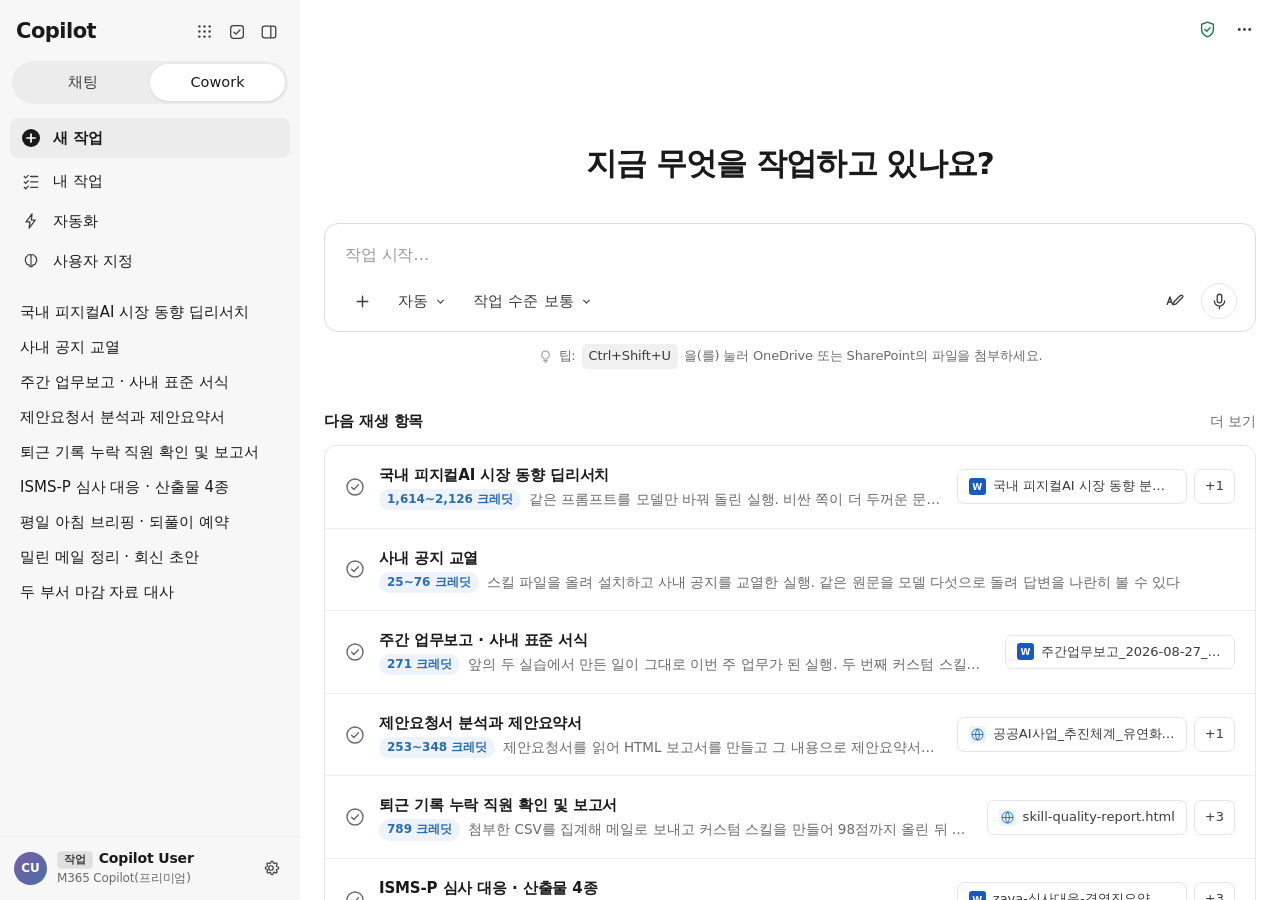
<file: index.html>
<!DOCTYPE html>
<html lang="ko">
<head>
<meta charset="utf-8">
<meta name="viewport" content="width=device-width,initial-scale=1">
<title>Copilot Cowork 시나리오 데모</title>
<meta name="description" content="Copilot Cowork 실행 기록을 재생하고 작업에 든 크레딧을 실측값으로 보여주는 데모">
<link rel="icon" href="favicon.ico" sizes="any">
<link rel="icon" type="image/svg+xml" href="assets/favicon.svg">
<link rel="apple-touch-icon" href="assets/apple-touch-icon.png">
<link rel="stylesheet" href="assets/style.css">
</head>
<body>

<div class="app" id="app">
  <aside class="side">
    <div class="side-top" id="sideTop"></div>
    <div class="seg" id="seg">
      <button data-m="chat">채팅</button>
      <button data-m="cowork" aria-selected="true">Cowork</button>
    </div>
    <nav class="nav" id="nav"></nav>
    <div class="chats" id="chats"></div>
    <div class="me" id="me"></div>
  </aside>

  <main class="main" id="main"></main>
  <aside class="panel" id="panel"></aside>
</div>

<div class="viewer" id="viewer">
  <div class="vbox">
    <div class="vtop">
      <span class="vn"></span>
      <span class="vm"></span>
      <a class="btn vop" target="_blank" rel="noopener" hidden>새 탭에서 열기</a>
      <a class="btn primary vdl" hidden>내려받기</a>
      <button class="btn vx">닫기</button>
    </div>
    <div class="vbody"></div>
  </div>
</div>

<script src="data/fx.js"></script>
<script src="data/runs.js"></script>
<script src="data/autos.js"></script>
<script src="data/skills.js"></script>
<script src="data/chat.js"></script>
<script src="assets/app.js"></script>
</body>
</html>
</file>
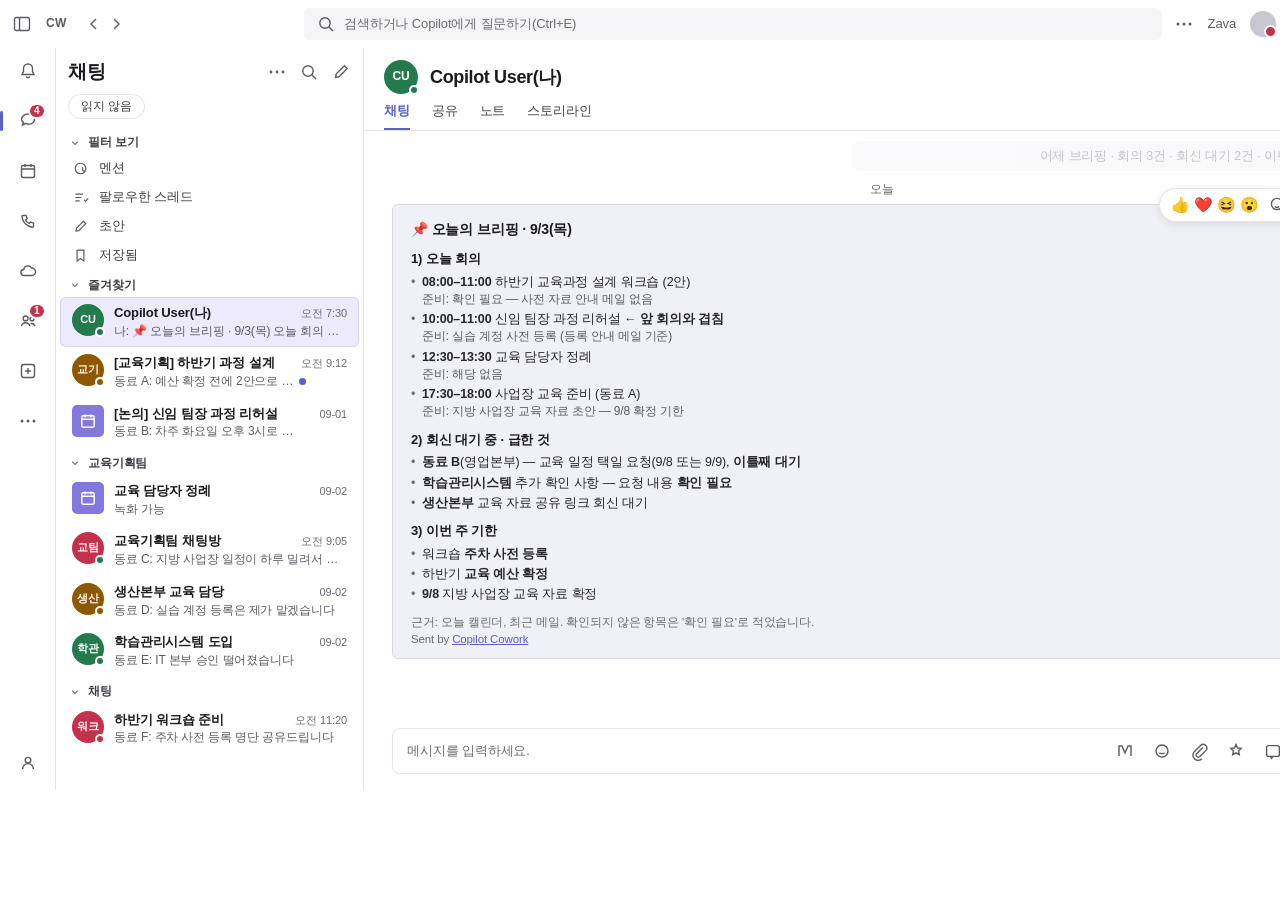
<file: _작업/_teams_shot.html>
<!DOCTYPE html>
<html lang="ko">
<head>
<meta charset="utf-8">
<title>Teams 도착 화면 (데모 재현)</title>
<style>
  :root{
    --rail:#f5f4f7; --line:#e5e4e8; --tx:#1b1a1f; --dim:#616068;
    --accent:#5b5fc7; --bub:#f0f0f7; --bubline:#d9d8e4;
  }
  *{box-sizing:border-box;margin:0;padding:0}
  body{
    width:1400px;height:790px;overflow:hidden;background:#fff;color:var(--tx);
    font-family:"Segoe UI","Malgun Gothic","맑은 고딕",sans-serif;
    font-size:13px;line-height:1.45;letter-spacing:-.01em;
    -webkit-font-smoothing:antialiased;
  }
  .win{display:flex;flex-direction:column;height:100%}

  /* 상단 바 */
  .top{height:48px;display:flex;align-items:center;gap:12px;padding:0 12px;flex:none}
  .tl{display:flex;align-items:center;gap:14px;width:280px}
  .glyph{width:20px;height:20px;color:#5c5b64;flex:none}
  .tag{font-size:12px;color:#5c5b64;font-weight:600;letter-spacing:.02em}
  .nav{display:flex;gap:2px;margin-left:4px}
  .search{
    flex:1;height:32px;border-radius:6px;background:var(--rail);
    display:flex;align-items:center;gap:8px;padding:0 12px;color:#6b6a72;max-width:900px
  }
  .tr{margin-left:auto;display:flex;align-items:center;gap:14px;color:#5c5b64}
  .tr b{font-weight:400;font-size:13px}
  .me{width:26px;height:26px;border-radius:50%;background:#c8c6ce;position:relative}
  .me::after{content:"";position:absolute;right:-1px;bottom:-1px;width:9px;height:9px;
    border-radius:50%;background:#c4314b;border:2px solid #fff}
  .wc{display:flex;gap:16px;color:#5c5b64;margin-left:6px}

  .body{flex:1;display:flex;min-height:0}

  /* 왼쪽 아이콘 레일 */
  .rail{width:56px;flex:none;display:flex;flex-direction:column;align-items:center;
    gap:16px;padding:6px 0 10px;border-right:1px solid var(--line)}
  .ri{width:34px;height:34px;border-radius:6px;display:flex;align-items:center;
    justify-content:center;color:#4d4c54;position:relative}
  .ri.on{color:var(--accent)}
  .ri.on::before{content:"";position:absolute;left:-11px;top:7px;width:3px;height:20px;
    border-radius:2px;background:var(--accent)}
  .bdg{position:absolute;top:-1px;right:-1px;min-width:16px;height:16px;border-radius:8px;
    background:#c4314b;color:#fff;font-size:10px;font-weight:600;display:flex;
    align-items:center;justify-content:center;padding:0 4px;border:2px solid #fff}
  .rail .sp{flex:1}

  /* 대화 목록 */
  .list{width:308px;flex:none;border-right:1px solid var(--line);
    display:flex;flex-direction:column;min-height:0}
  .lh{display:flex;align-items:center;padding:10px 12px 6px;gap:8px}
  .lh h2{font-size:19px;font-weight:600;letter-spacing:-.02em}
  .lh .sp{flex:1}
  .lh .ic{color:#5c5b64;display:flex;gap:12px;align-items:center}
  .chip{margin:2px 12px 8px;display:inline-block;font-size:12px;padding:3px 12px;
    border:1px solid var(--line);border-radius:14px;color:#3f3e46;width:max-content}
  .grp{display:flex;align-items:center;gap:6px;padding:7px 12px 3px;
    font-size:12px;font-weight:600;color:#3f3e46}
  .grp .cv{color:#6b6a72}
  .sub{display:flex;align-items:center;gap:10px;padding:5px 12px 5px 16px;color:#3f3e46}
  .sub .glyph{width:17px;height:17px}
  .row{display:flex;gap:10px;padding:7px 12px;align-items:flex-start;border-radius:6px;
    margin:0 4px}
  .row.on{background:#eceafc;box-shadow:inset 0 0 0 1px #d6d2f5}
  .av{width:32px;height:32px;border-radius:50%;flex:none;position:relative;
    display:flex;align-items:center;justify-content:center;color:#fff;
    font-size:11px;font-weight:600}
  .av.sq{border-radius:5px}
  .av .dot{position:absolute;right:-1px;bottom:-1px;width:10px;height:10px;border-radius:50%;
    border:2px solid #fff}
  .g{background:#237b4b}.r{background:#c4314b}.o{background:#8f5700}
  .rw{flex:1;min-width:0}
  .r1{display:flex;align-items:baseline;gap:6px}
  .nm{font-size:13px;font-weight:600;flex:1;white-space:nowrap;overflow:hidden;
    text-overflow:ellipsis}
  .tm{font-size:11px;color:#6b6a72;flex:none}
  .r2{font-size:12px;color:#5c5b64;white-space:nowrap;overflow:hidden;
    text-overflow:ellipsis;display:flex;align-items:center;gap:6px}
  .unread{width:7px;height:7px;border-radius:50%;background:#5b5fc7;flex:none}

  /* 대화 본문 */
  .main{flex:1;display:flex;flex-direction:column;min-width:0}
  .mh{padding:12px 20px 0;display:flex;align-items:center;gap:12px}
  .mh .who{font-size:18px;font-weight:600;letter-spacing:-.02em}
  .mh .sp{flex:1}
  .mh .ic{display:flex;gap:16px;color:#5c5b64}
  .tabs{display:flex;gap:22px;padding:8px 20px 0;border-bottom:1px solid var(--line)}
  .tab{font-size:13px;color:#3f3e46;padding-bottom:9px}
  .tab.on{color:var(--accent);font-weight:600;box-shadow:inset 0 -2px 0 var(--accent)}

  .thread{flex:1;padding:10px 28px 0;overflow:hidden;position:relative}
  .faded{opacity:.35;font-size:12.5px;color:#5c5b64;text-align:right;
    padding:6px 14px;background:var(--bub);border-radius:8px;width:520px;
    margin-left:auto;white-space:nowrap;overflow:hidden}
  .daysep{text-align:center;font-size:12px;color:#6b6a72;margin:10px 0 6px;position:relative}
  .msgwrap{position:relative}
  .react{position:absolute;right:14px;top:-16px;display:flex;align-items:center;gap:9px;
    background:#fff;border:1px solid var(--line);border-radius:18px;padding:5px 11px;
    box-shadow:0 2px 8px rgba(0,0,0,.10);font-size:15px;z-index:3}
  .react .gy{color:#5c5b64;display:flex;align-items:center}
  .bub{background:var(--bub);border:1px solid var(--bubline);border-radius:6px;
    padding:14px 18px 11px}
  .bub h3{font-size:14px;font-weight:600;margin-bottom:9px}
  .sec{font-size:13px;font-weight:600;margin:10px 0 4px}
  .li{font-size:12.5px;padding-left:11px;position:relative;margin-bottom:2px;color:#26252b}
  .li::before{content:"•";position:absolute;left:0;color:#6b6a72}
  .li .sub2{display:block;padding-left:0;color:#5c5b64;font-size:12px}
  .sent{margin-top:11px;font-size:11.5px;color:#6b6a72}
  .sent a{color:var(--accent)}
  .tick{position:absolute;right:-16px;bottom:2px;color:#6b6a72}

  .compose{margin:12px 28px 16px;border:1px solid var(--line);border-radius:8px;
    height:46px;display:flex;align-items:center;padding:0 14px;color:#6b6a72;
    box-shadow:0 1px 2px rgba(0,0,0,.04)}
  .compose .sp{flex:1}
  .compose .ic{display:flex;gap:17px;color:#5c5b64}
  .send{color:var(--accent)}
</style>
</head>
<body>
<div class="win">

  <div class="top">
    <div class="tl">
      <svg class="glyph" viewBox="0 0 20 20" fill="none" stroke="currentColor" stroke-width="1.4">
        <rect x="2.5" y="3.5" width="15" height="13" rx="2"/><path d="M7.5 3.5v13"/></svg>
      <span class="tag">CW</span>
      <span class="nav">
        <svg class="glyph" viewBox="0 0 20 20" fill="none" stroke="currentColor" stroke-width="1.4">
          <path d="M12 5l-5 5 5 5"/></svg>
        <svg class="glyph" viewBox="0 0 20 20" fill="none" stroke="currentColor" stroke-width="1.4">
          <path d="M8 5l5 5-5 5"/></svg>
      </span>
    </div>
    <div class="search">
      <svg class="glyph" viewBox="0 0 20 20" fill="none" stroke="currentColor" stroke-width="1.4">
        <circle cx="9" cy="9" r="5.2"/><path d="M13 13l4 4"/></svg>
      검색하거나 Copilot에게 질문하기(Ctrl+E)
    </div>
    <div class="tr">
      <svg class="glyph" viewBox="0 0 20 20" fill="currentColor">
        <circle cx="4" cy="10" r="1.5"/><circle cx="10" cy="10" r="1.5"/><circle cx="16" cy="10" r="1.5"/></svg>
      <b>Zava</b>
      <span class="me"></span>
      <span class="wc">
        <svg class="glyph" viewBox="0 0 20 20" fill="none" stroke="currentColor" stroke-width="1.3">
          <path d="M4 10h12"/></svg>
        <svg class="glyph" viewBox="0 0 20 20" fill="none" stroke="currentColor" stroke-width="1.3">
          <rect x="4.5" y="4.5" width="11" height="11"/></svg>
        <svg class="glyph" viewBox="0 0 20 20" fill="none" stroke="currentColor" stroke-width="1.3">
          <path d="M5 5l10 10M15 5L5 15"/></svg>
      </span>
    </div>
  </div>

  <div class="body">

    <div class="rail">
      <div class="ri">
        <svg class="glyph" viewBox="0 0 20 20" fill="none" stroke="currentColor" stroke-width="1.4">
          <path d="M10 3a4.5 4.5 0 0 0-4.5 4.5v3L4 13.5h12l-1.5-3v-3A4.5 4.5 0 0 0 10 3z"/>
          <path d="M8.2 15.5a1.9 1.9 0 0 0 3.6 0"/></svg>
      </div>
      <div class="ri on">
        <svg class="glyph" viewBox="0 0 20 20" fill="none" stroke="currentColor" stroke-width="1.4">
          <path d="M3.5 8.5a5.5 4.6 0 0 1 13 0 5.5 4.6 0 0 1-8.6 3.8L4.5 14l.9-2.6a4.6 4.6 0 0 1-1.9-2.9z"/></svg>
        <span class="bdg">4</span>
      </div>
      <div class="ri">
        <svg class="glyph" viewBox="0 0 20 20" fill="none" stroke="currentColor" stroke-width="1.4">
          <rect x="3.5" y="4.5" width="13" height="12" rx="1.8"/><path d="M3.5 8h13M7 3v3M13 3v3"/></svg>
      </div>
      <div class="ri">
        <svg class="glyph" viewBox="0 0 20 20" fill="none" stroke="currentColor" stroke-width="1.4">
          <path d="M5 4.5h3l1.2 3-1.7 1.4a9 9 0 0 0 3.6 3.6L12.5 11l3 1.2v3a1 1 0 0 1-1.1 1A11.6 11.6 0 0 1 4 5.6 1 1 0 0 1 5 4.5z"/></svg>
      </div>
      <div class="ri">
        <svg class="glyph" viewBox="0 0 20 20" fill="none" stroke="currentColor" stroke-width="1.4">
          <path d="M6 14.5a3 3 0 0 1-.3-6A4.2 4.2 0 0 1 13.6 7 2.9 2.9 0 0 1 14 14.5z"/></svg>
      </div>
      <div class="ri">
        <svg class="glyph" viewBox="0 0 20 20" fill="none" stroke="currentColor" stroke-width="1.4">
          <circle cx="7.6" cy="7.4" r="2.4"/><path d="M3.4 15.2a4.3 4.3 0 0 1 8.4 0"/>
          <circle cx="14" cy="7.9" r="1.9"/><path d="M12.6 12.6a3.6 3.6 0 0 1 4.2 2.6"/></svg>
        <span class="bdg">1</span>
      </div>
      <div class="ri">
        <svg class="glyph" viewBox="0 0 20 20" fill="none" stroke="currentColor" stroke-width="1.4">
          <rect x="3.5" y="3.5" width="13" height="13" rx="2.4"/><path d="M10 7v6M7 10h6"/></svg>
      </div>
      <div class="ri">
        <svg class="glyph" viewBox="0 0 20 20" fill="currentColor">
          <circle cx="4" cy="10" r="1.5"/><circle cx="10" cy="10" r="1.5"/><circle cx="16" cy="10" r="1.5"/></svg>
      </div>
      <div class="sp"></div>
      <div class="ri">
        <svg class="glyph" viewBox="0 0 20 20" fill="none" stroke="currentColor" stroke-width="1.4">
          <circle cx="10" cy="7.2" r="2.8"/><path d="M4.6 16a5.4 5.4 0 0 1 10.8 0"/></svg>
      </div>
    </div>

    <div class="list">
      <div class="lh">
        <h2>채팅</h2>
        <span class="sp"></span>
        <span class="ic">
          <svg class="glyph" viewBox="0 0 20 20" fill="currentColor">
            <circle cx="4" cy="10" r="1.4"/><circle cx="10" cy="10" r="1.4"/><circle cx="16" cy="10" r="1.4"/></svg>
          <svg class="glyph" viewBox="0 0 20 20" fill="none" stroke="currentColor" stroke-width="1.4">
            <circle cx="9" cy="9" r="5.2"/><path d="M13 13l4 4"/></svg>
          <svg class="glyph" viewBox="0 0 20 20" fill="none" stroke="currentColor" stroke-width="1.4">
            <path d="M13.4 3.8l2.8 2.8L8 14.8 4.6 15.4l.6-3.4z"/></svg>
        </span>
      </div>
      <span class="chip">읽지 않음</span>

      <div class="grp">
        <svg class="glyph cv" style="width:14px;height:14px" viewBox="0 0 20 20"
             fill="none" stroke="currentColor" stroke-width="1.5"><path d="M6 8l4 4 4-4"/></svg>
        필터 보기
      </div>
      <div class="sub">
        <svg class="glyph" viewBox="0 0 20 20" fill="none" stroke="currentColor" stroke-width="1.4">
          <circle cx="10" cy="10" r="6.2"/><path d="M12.4 8.2v3.4a1.6 1.6 0 0 0 2.8.9"/></svg>
        멘션
      </div>
      <div class="sub">
        <svg class="glyph" viewBox="0 0 20 20" fill="none" stroke="currentColor" stroke-width="1.4">
          <path d="M4 6h9M4 10h7M4 14h5"/><path d="M14 12.5l2 2 3-3.6"/></svg>
        팔로우한 스레드
      </div>
      <div class="sub">
        <svg class="glyph" viewBox="0 0 20 20" fill="none" stroke="currentColor" stroke-width="1.4">
          <path d="M13.4 3.8l2.8 2.8L8 14.8 4.6 15.4l.6-3.4z"/></svg>
        초안
      </div>
      <div class="sub">
        <svg class="glyph" viewBox="0 0 20 20" fill="none" stroke="currentColor" stroke-width="1.4">
          <path d="M6 3.6h8v13l-4-3-4 3z"/></svg>
        저장됨
      </div>

      <div class="grp">
        <svg class="glyph cv" style="width:14px;height:14px" viewBox="0 0 20 20"
             fill="none" stroke="currentColor" stroke-width="1.5"><path d="M6 8l4 4 4-4"/></svg>
        즐겨찾기
      </div>
      <div class="row on">
        <span class="av g">CU<span class="dot g"></span></span>
        <span class="rw">
          <span class="r1"><span class="nm">Copilot User(나)</span><span class="tm">오전 7:30</span></span>
          <span class="r2">나: 📌 오늘의 브리핑 · 9/3(목) 오늘 회의 …</span>
        </span>
      </div>
      <div class="row">
        <span class="av o">교기<span class="dot o"></span></span>
        <span class="rw">
          <span class="r1"><span class="nm">[교육기획] 하반기 과정 설계</span><span class="tm">오전 9:12</span></span>
          <span class="r2">동료 A: 예산 확정 전에 2안으로 …<span class="unread"></span></span>
        </span>
      </div>
      <div class="row">
        <span class="av sq" style="background:#8378de">
          <svg class="glyph" viewBox="0 0 20 20" fill="none" stroke="#fff" stroke-width="1.5">
            <rect x="3.8" y="4.8" width="12.4" height="11.4" rx="1.6"/><path d="M3.8 8.2h12.4M7 3.6v3M13 3.6v3"/></svg>
        </span>
        <span class="rw">
          <span class="r1"><span class="nm">[논의] 신임 팀장 과정 리허설</span><span class="tm">09-01</span></span>
          <span class="r2">동료 B: 차주 화요일 오후 3시로 …</span>
        </span>
      </div>

      <div class="grp">
        <svg class="glyph cv" style="width:14px;height:14px" viewBox="0 0 20 20"
             fill="none" stroke="currentColor" stroke-width="1.5"><path d="M6 8l4 4 4-4"/></svg>
        교육기획팀
      </div>
      <div class="row">
        <span class="av sq" style="background:#8378de">
          <svg class="glyph" viewBox="0 0 20 20" fill="none" stroke="#fff" stroke-width="1.5">
            <rect x="3.8" y="4.8" width="12.4" height="11.4" rx="1.6"/><path d="M3.8 8.2h12.4M7 3.6v3M13 3.6v3"/></svg>
        </span>
        <span class="rw">
          <span class="r1"><span class="nm">교육 담당자 정례</span><span class="tm">09-02</span></span>
          <span class="r2">녹화 가능</span>
        </span>
      </div>
      <div class="row">
        <span class="av r">교팀<span class="dot g"></span></span>
        <span class="rw">
          <span class="r1"><span class="nm">교육기획팀 채팅방</span><span class="tm">오전 9:05</span></span>
          <span class="r2">동료 C: 지방 사업장 일정이 하루 밀려서 …</span>
        </span>
      </div>
      <div class="row">
        <span class="av o">생산<span class="dot o"></span></span>
        <span class="rw">
          <span class="r1"><span class="nm">생산본부 교육 담당</span><span class="tm">09-02</span></span>
          <span class="r2">동료 D: 실습 계정 등록은 제가 맡겠습니다</span>
        </span>
      </div>
      <div class="row">
        <span class="av g">학관<span class="dot g"></span></span>
        <span class="rw">
          <span class="r1"><span class="nm">학습관리시스템 도입</span><span class="tm">09-02</span></span>
          <span class="r2">동료 E: IT 본부 승인 떨어졌습니다</span>
        </span>
      </div>

      <div class="grp">
        <svg class="glyph cv" style="width:14px;height:14px" viewBox="0 0 20 20"
             fill="none" stroke="currentColor" stroke-width="1.5"><path d="M6 8l4 4 4-4"/></svg>
        채팅
      </div>
      <div class="row">
        <span class="av r">워크<span class="dot r"></span></span>
        <span class="rw">
          <span class="r1"><span class="nm">하반기 워크숍 준비</span><span class="tm">오전 11:20</span></span>
          <span class="r2">동료 F: 주차 사전 등록 명단 공유드립니다</span>
        </span>
      </div>
    </div>

    <div class="main">
      <div class="mh">
        <span class="av g" style="width:34px;height:34px;font-size:12px">CU<span class="dot g"></span></span>
        <span class="who">Copilot User(나)</span>
        <span class="sp"></span>
        <span class="ic">
          <svg class="glyph" viewBox="0 0 20 20" fill="none" stroke="currentColor" stroke-width="1.4">
            <path d="M10 3.4l1.6 3.6 3.6.4-2.7 2.5.8 3.7L10 11.8 6.7 13.6l.8-3.7L4.8 7.4l3.6-.4z"/></svg>
          <svg class="glyph" viewBox="0 0 20 20" fill="none" stroke="currentColor" stroke-width="1.4">
            <circle cx="9" cy="9" r="5.2"/><path d="M13 13l4 4"/></svg>
          <svg class="glyph" viewBox="0 0 20 20" fill="currentColor">
            <circle cx="4" cy="10" r="1.4"/><circle cx="10" cy="10" r="1.4"/><circle cx="16" cy="10" r="1.4"/></svg>
        </span>
      </div>
      <div class="tabs">
        <span class="tab on">채팅</span>
        <span class="tab">공유</span>
        <span class="tab">노트</span>
        <span class="tab">스토리라인</span>
      </div>

      <div class="thread">
        <div class="faded">어제 브리핑 · 회의 3건 · 회신 대기 2건 · 이번 주 기한 2건</div>
        <div class="daysep">오늘</div>

        <div class="msgwrap">
          <div class="react">
            👍 ❤️ 😆 😮
            <span class="gy">
              <svg class="glyph" viewBox="0 0 20 20" fill="none" stroke="currentColor" stroke-width="1.4">
                <circle cx="9" cy="9" r="5.6"/><path d="M7 8.2v.1M11 8.2v.1M6.9 11.4a3 3 0 0 0 4.2 0"/>
                <path d="M15 4.6v3M13.5 6.1h3"/></svg>
            </span>
            <span class="gy">
              <svg class="glyph" viewBox="0 0 20 20" fill="none" stroke="currentColor" stroke-width="1.4">
                <path d="M13.4 3.8l2.8 2.8L8 14.8 4.6 15.4l.6-3.4z"/></svg>
            </span>
            <span class="gy">
              <svg class="glyph" viewBox="0 0 20 20" fill="currentColor">
                <circle cx="4" cy="10" r="1.4"/><circle cx="10" cy="10" r="1.4"/><circle cx="16" cy="10" r="1.4"/></svg>
            </span>
          </div>

          <div class="bub">
            <h3>📌 오늘의 브리핑 · 9/3(목)</h3>

            <div class="sec">1) 오늘 회의</div>
            <div class="li"><b>08:00–11:00</b> 하반기 교육과정 설계 워크숍 (2안)
              <span class="sub2">준비: 확인 필요 — 사전 자료 안내 메일 없음</span></div>
            <div class="li"><b>10:00–11:00</b> 신임 팀장 과정 리허설 <b>← 앞 회의와 겹침</b>
              <span class="sub2">준비: 실습 계정 사전 등록 (등록 안내 메일 기준)</span></div>
            <div class="li"><b>12:30–13:30</b> 교육 담당자 정례
              <span class="sub2">준비: 해당 없음</span></div>
            <div class="li"><b>17:30–18:00</b> 사업장 교육 준비 (동료 A)
              <span class="sub2">준비: 지방 사업장 교육 자료 초안 — 9/8 확정 기한</span></div>

            <div class="sec">2) 회신 대기 중 · 급한 것</div>
            <div class="li"><b>동료 B</b>(영업본부) — 교육 일정 택일 요청(9/8 또는 9/9), <b>이틀째 대기</b></div>
            <div class="li"><b>학습관리시스템</b> 추가 확인 사항 — 요청 내용 <b>확인 필요</b></div>
            <div class="li"><b>생산본부</b> 교육 자료 공유 링크 회신 대기</div>

            <div class="sec">3) 이번 주 기한</div>
            <div class="li">워크숍 <b>주차 사전 등록</b></div>
            <div class="li">하반기 <b>교육 예산 확정</b></div>
            <div class="li"><b>9/8</b> 지방 사업장 교육 자료 확정</div>

            <div class="sent">근거: 오늘 캘린더, 최근 메일. 확인되지 않은 항목은 '확인 필요'로 적었습니다.<br>
              Sent by <a href="#">Copilot Cowork</a></div>
          </div>
          <span class="tick">
            <svg class="glyph" viewBox="0 0 20 20" fill="none" stroke="currentColor" stroke-width="1.4">
              <circle cx="10" cy="10" r="6.4"/><path d="M7.2 10.2l2 2 3.6-4"/></svg>
          </span>
        </div>
      </div>

      <div class="compose">
        메시지를 입력하세요.
        <span class="sp"></span>
        <span class="ic">
          <svg class="glyph" viewBox="0 0 20 20" fill="none" stroke="currentColor" stroke-width="1.4">
            <path d="M4 15V5h3l3 7 3-7h3v10"/></svg>
          <svg class="glyph" viewBox="0 0 20 20" fill="none" stroke="currentColor" stroke-width="1.4">
            <circle cx="10" cy="10" r="6"/><path d="M7.6 8.4v.1M12.4 8.4v.1M7.4 11.6a3.4 3.4 0 0 0 5.2 0"/></svg>
          <svg class="glyph" viewBox="0 0 20 20" fill="none" stroke="currentColor" stroke-width="1.4">
            <path d="M13.8 6.6l-6 6a2.1 2.1 0 0 0 3 3l6.2-6.2a3.7 3.7 0 0 0-5.2-5.2L5.4 10.4a5.2 5.2 0 0 0 7.4 7.4"/></svg>
          <svg class="glyph" viewBox="0 0 20 20" fill="none" stroke="currentColor" stroke-width="1.4">
            <path d="M10 3.4l1.6 3.6 3.6.4-2.7 2.5.8 3.7L10 11.8 6.7 13.6l.8-3.7L4.8 7.4l3.6-.4z"/></svg>
          <svg class="glyph" viewBox="0 0 20 20" fill="none" stroke="currentColor" stroke-width="1.4">
            <rect x="3.6" y="4.6" width="12.8" height="10.8" rx="2"/><path d="M7 15.4l1.6 2 1.6-2"/></svg>
          <svg class="glyph" viewBox="0 0 20 20" fill="none" stroke="currentColor" stroke-width="1.4">
            <path d="M10 5v10M5 10h10"/></svg>
          <svg class="glyph send" viewBox="0 0 20 20" fill="none" stroke="currentColor" stroke-width="1.4">
            <path d="M3.6 10L16.4 4.4 13.6 16 9.8 12.2z"/><path d="M9.8 12.2L16.4 4.4"/></svg>
        </span>
      </div>
    </div>

  </div>
</div>
</body>
</html>
</file>
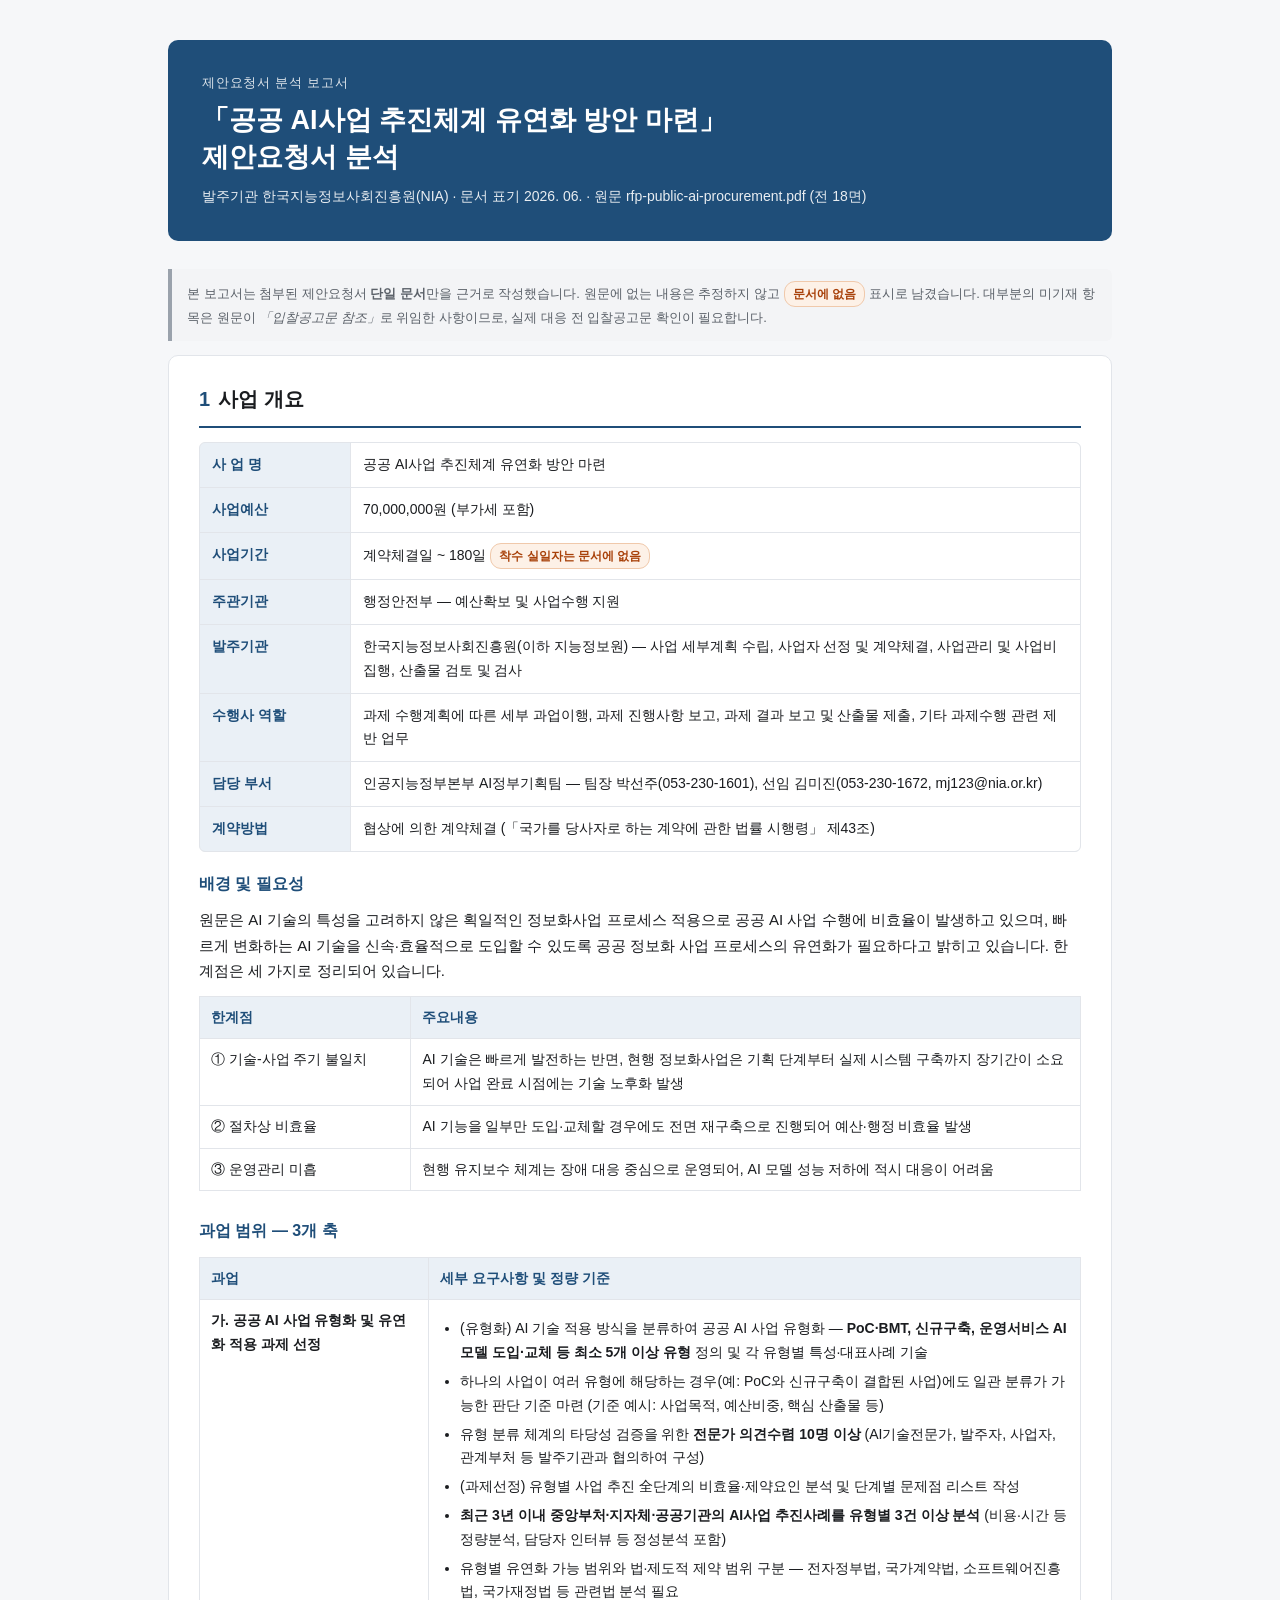
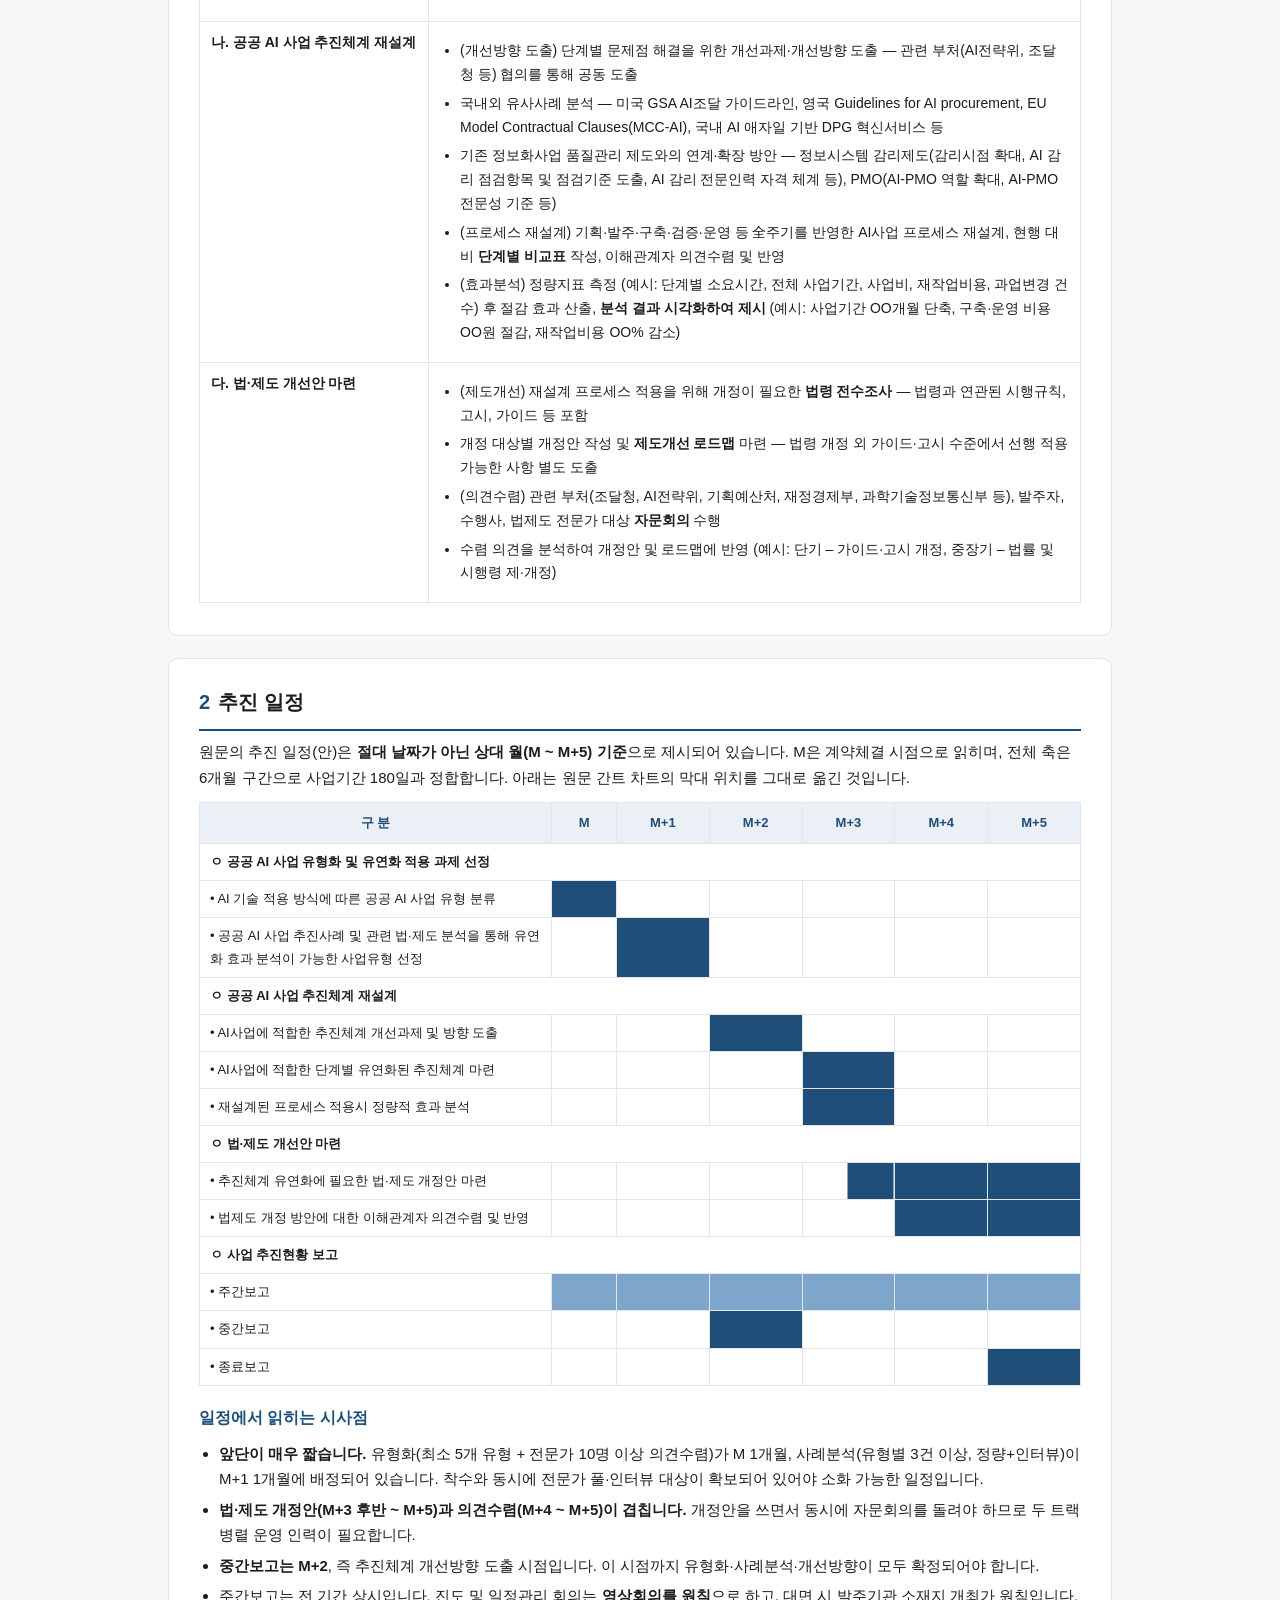
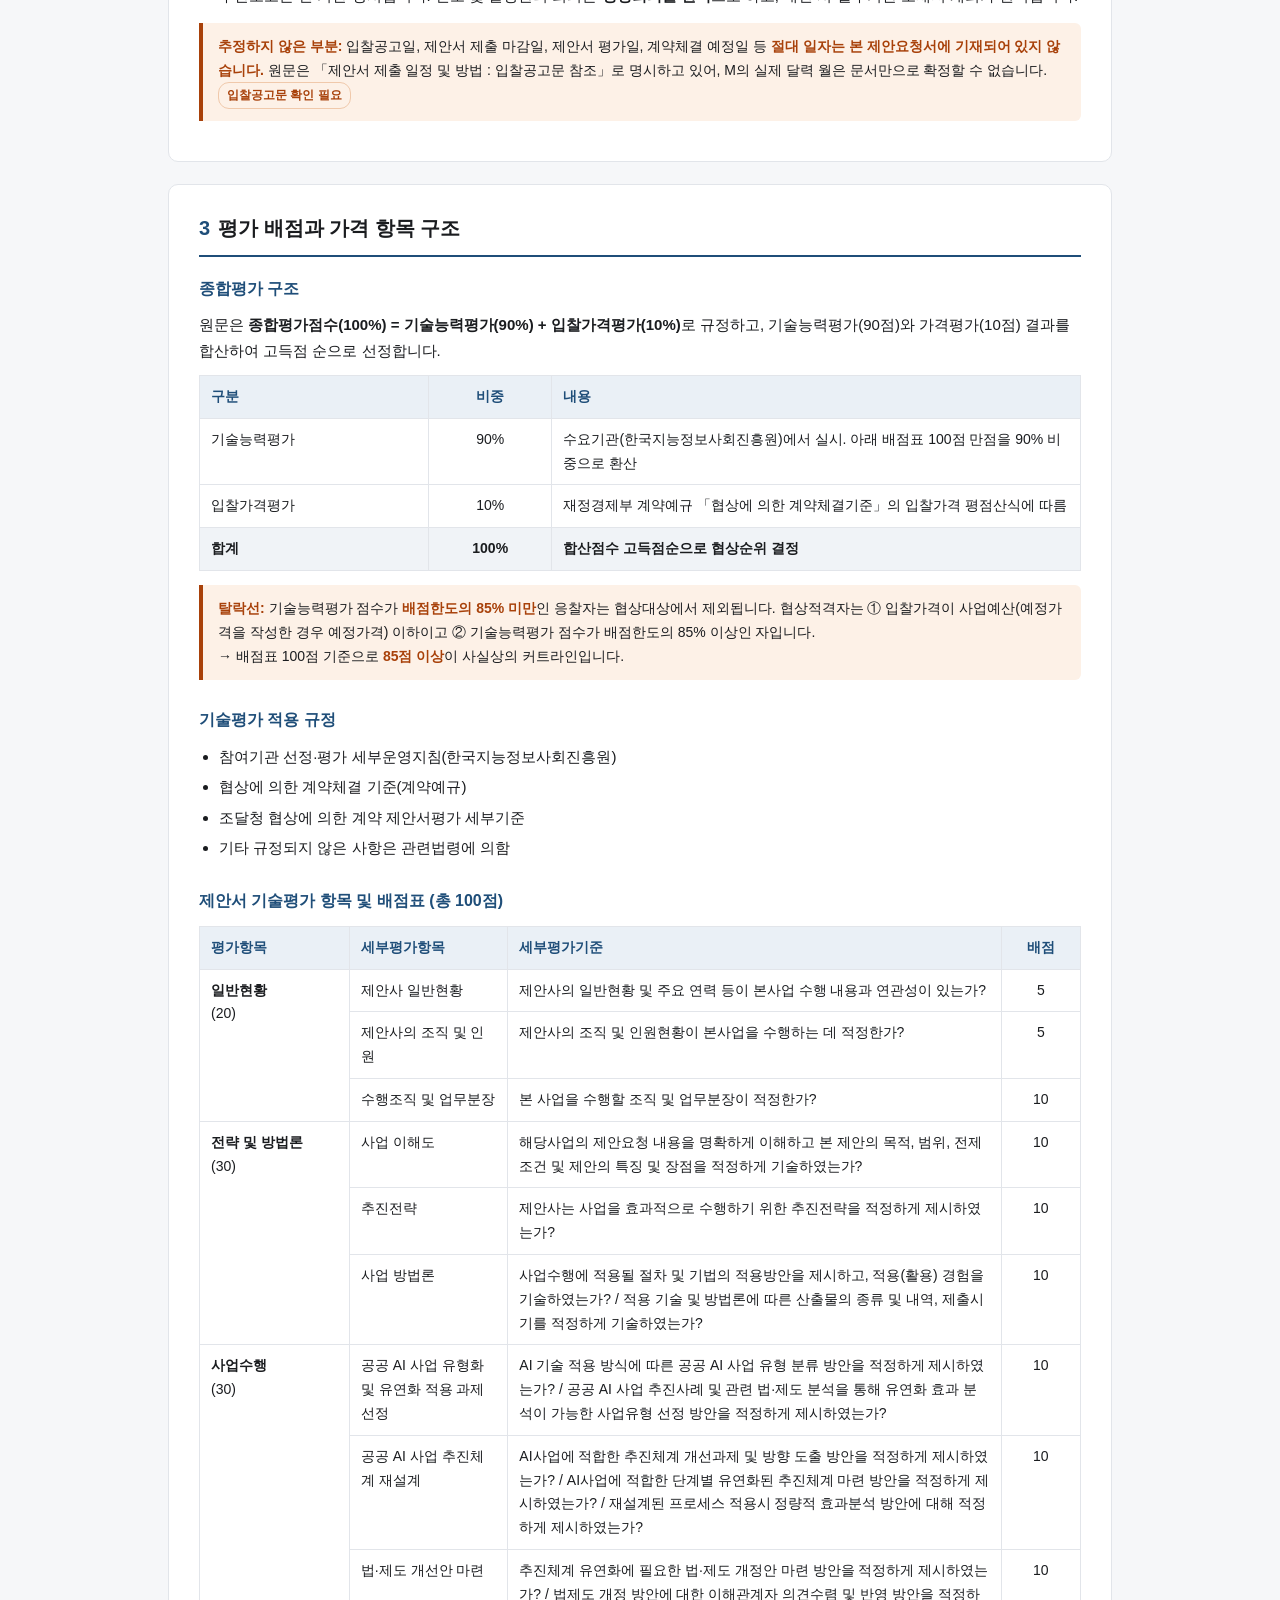
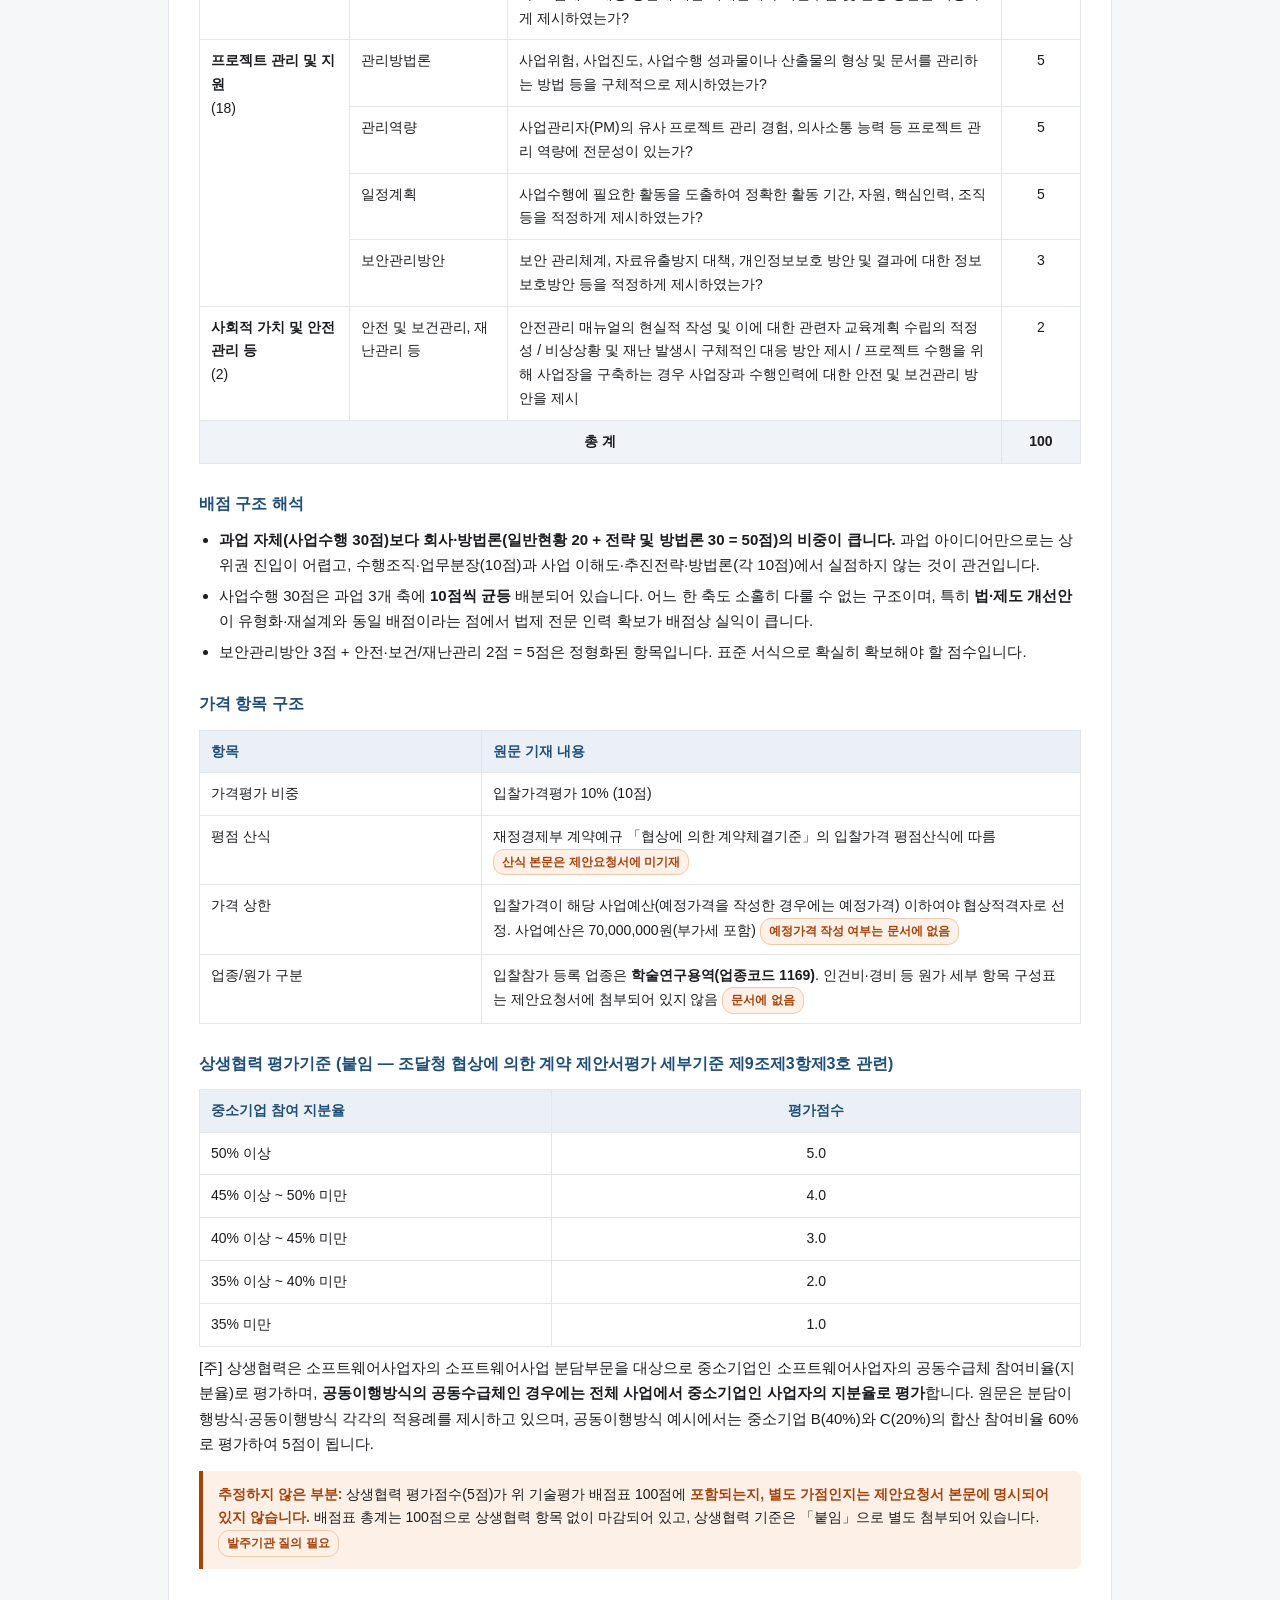
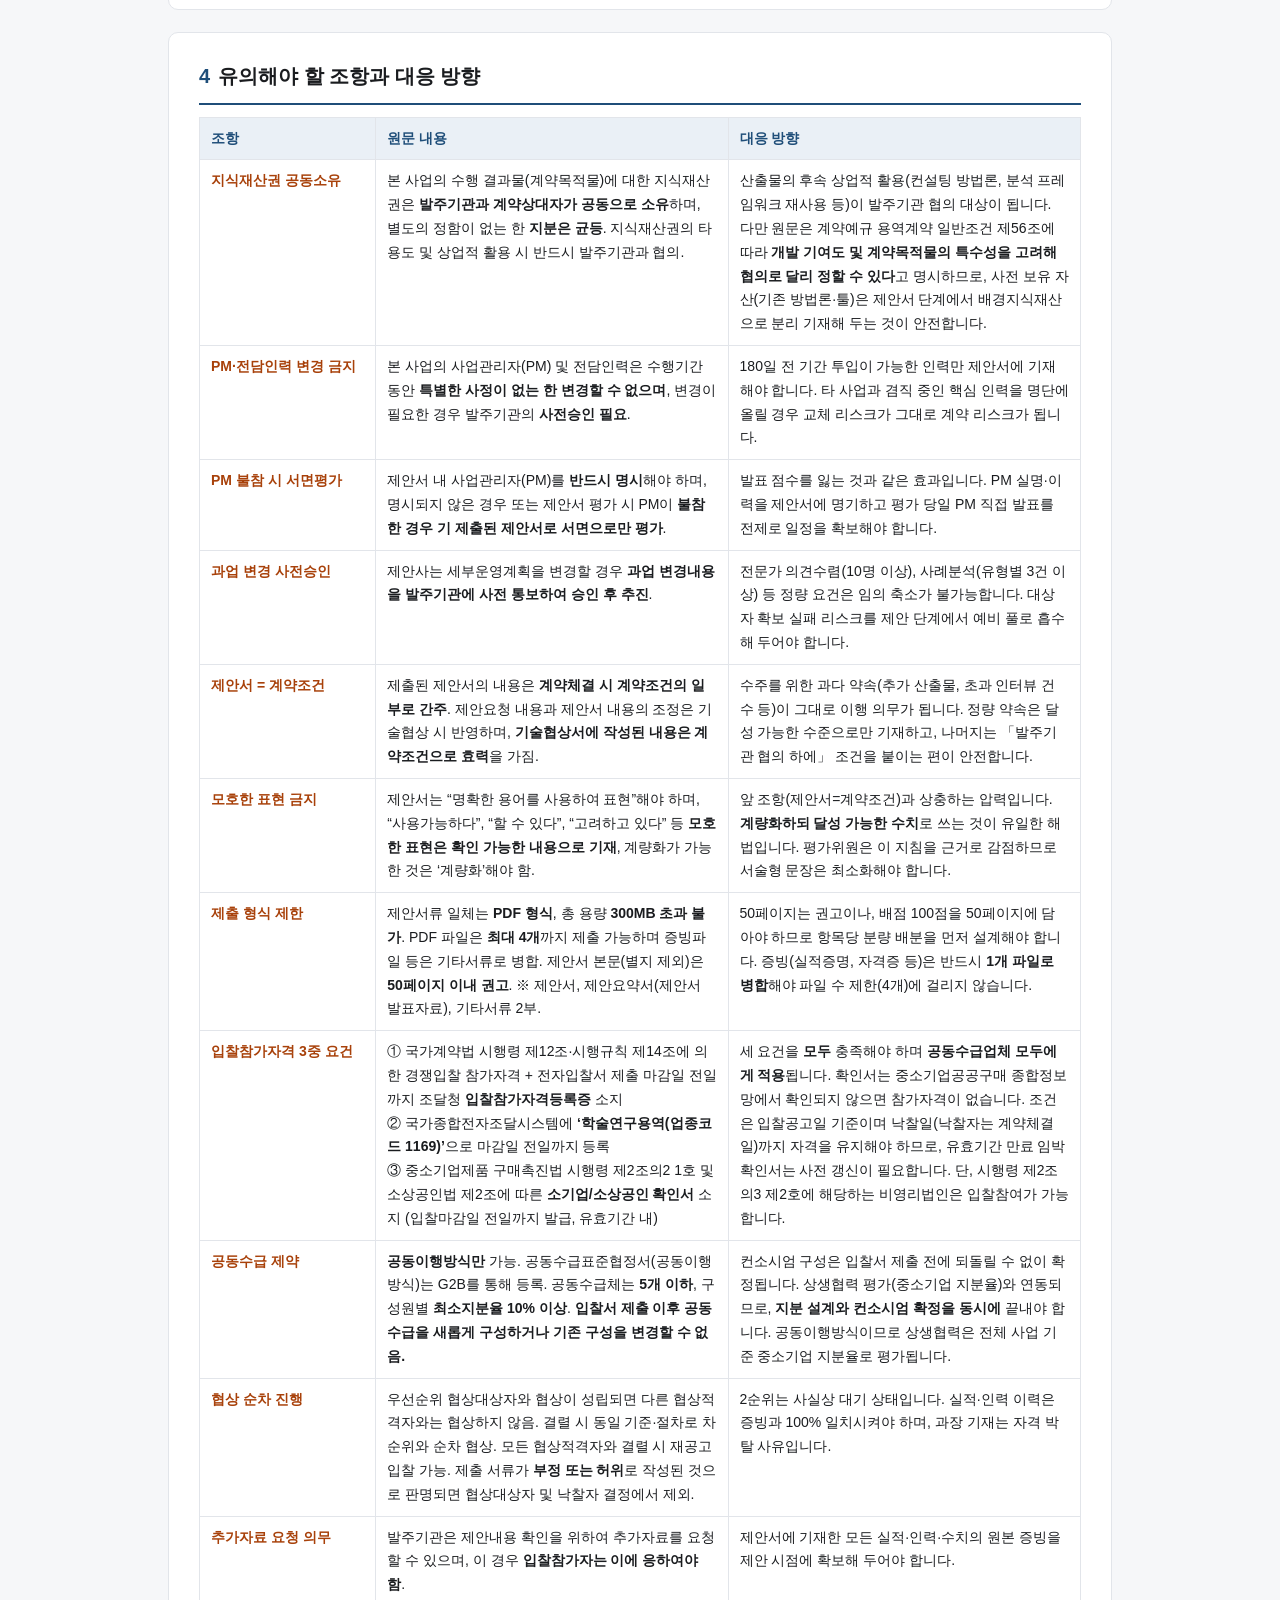
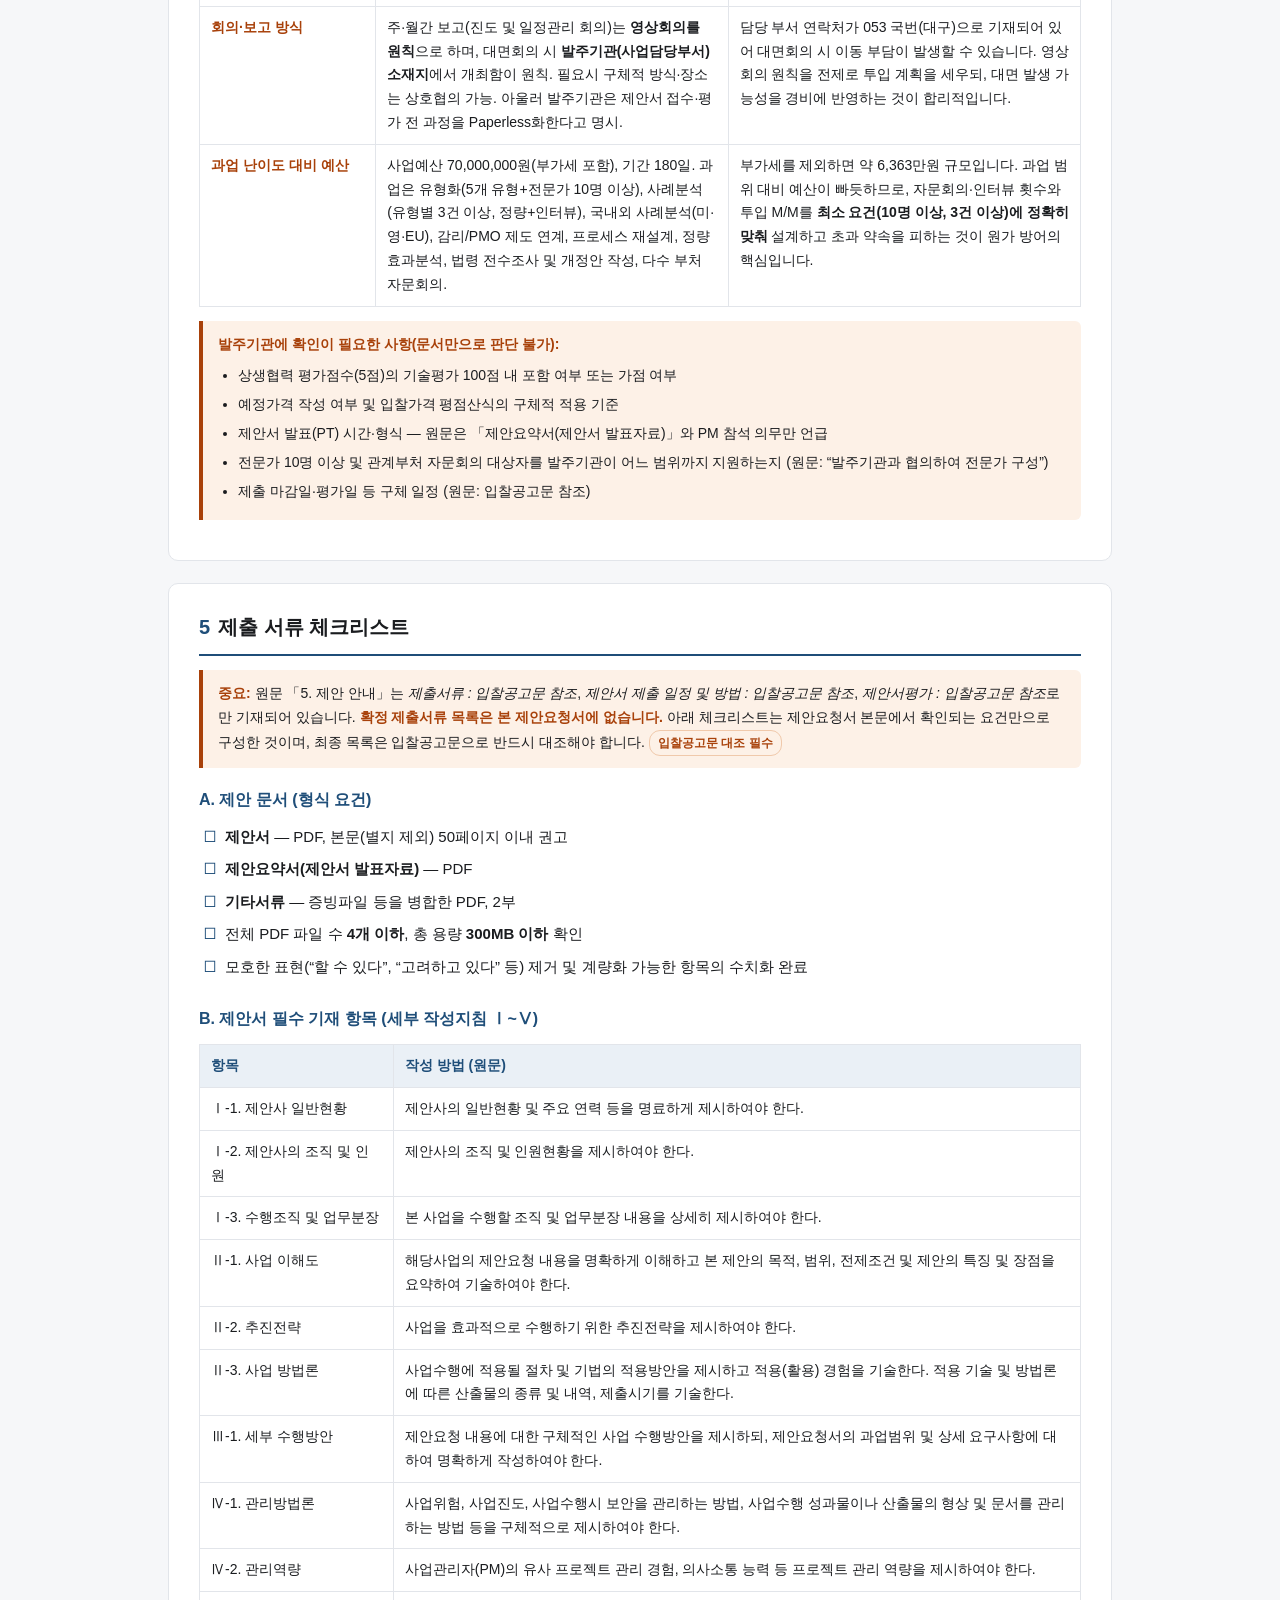
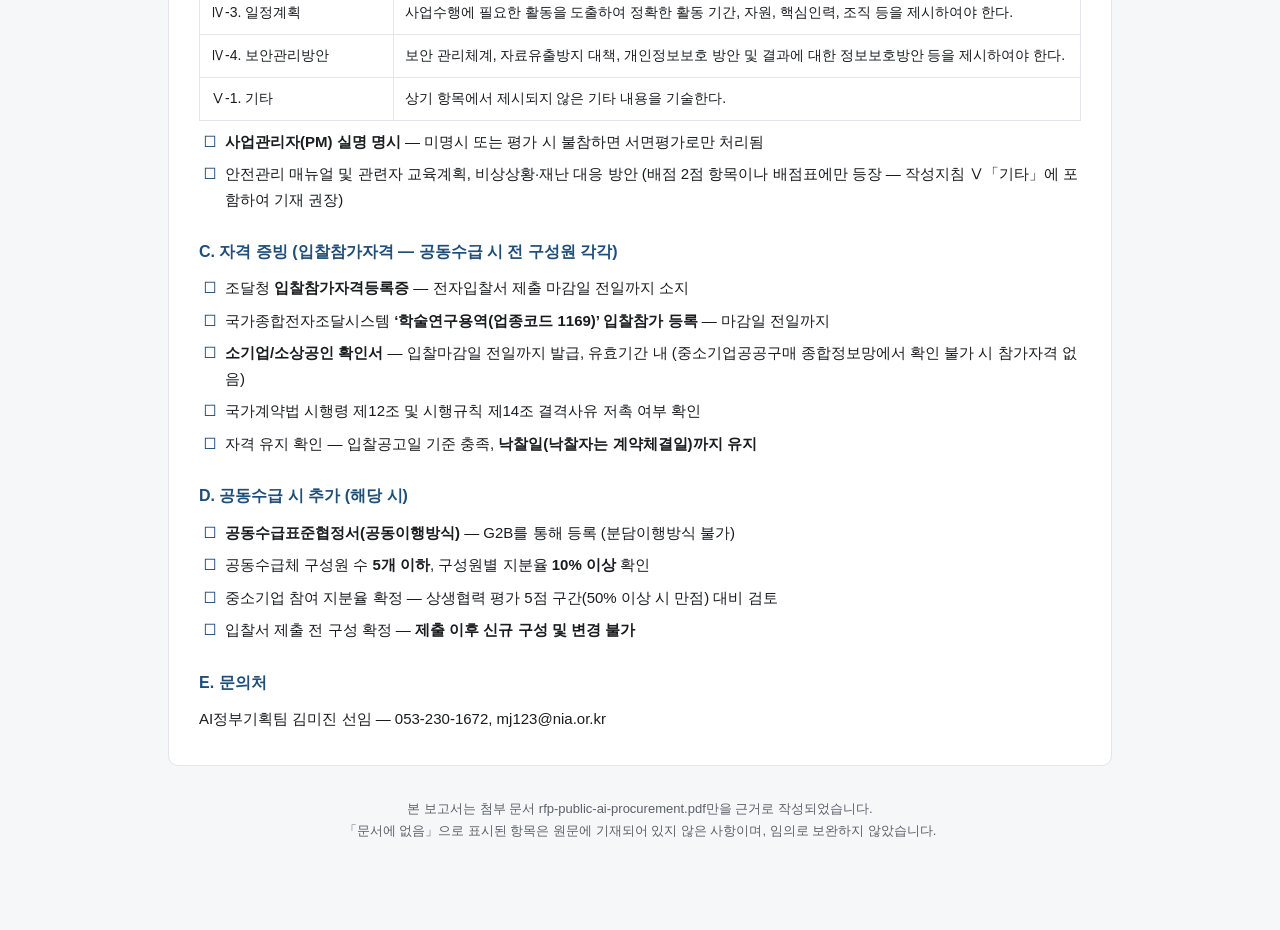
<file: assets/artifacts/rfp/rfp-분석보고서.html>
<!DOCTYPE html>
<html lang="ko">
<head>
<meta charset="UTF-8">
<meta name="viewport" content="width=device-width, initial-scale=1.0">
<title>「공공 AI사업 추진체계 유연화 방안 마련」 제안요청서 분석 보고서</title>
<style>
  :root{
    --ink:#1a1c1f; --sub:#5b6169; --line:#e2e5ea; --bg:#f6f7f9;
    --accent:#1f4e79; --accent-soft:#eaf0f6; --warn:#a8410a; --warn-soft:#fdf1e7;
    --ok:#1c6b45; --ok-soft:#e9f4ee;
  }
  *{box-sizing:border-box;}
  body{margin:0;padding:0;background:var(--bg);color:var(--ink);
    font-family:"Malgun Gothic","맑은 고딕","Apple SD Gothic Neo","Noto Sans KR",sans-serif;
    font-size:15px;line-height:1.7;}
  .wrap{max-width:1000px;margin:0 auto;padding:40px 28px 80px;}
  header{background:var(--accent);color:#fff;border-radius:10px;padding:32px 34px;margin-bottom:28px;}
  header .eyebrow{font-size:13px;letter-spacing:.06em;opacity:.85;margin-bottom:8px;}
  header h1{margin:0 0 10px;font-size:27px;line-height:1.35;}
  header p{margin:0;font-size:14px;opacity:.9;}
  section{background:#fff;border:1px solid var(--line);border-radius:10px;padding:26px 30px;margin-bottom:22px;}
  h2{font-size:20px;margin:0 0 6px;padding-bottom:10px;border-bottom:2px solid var(--accent);}
  h2 .num{color:var(--accent);font-weight:700;margin-right:8px;}
  h3{font-size:16px;margin:26px 0 10px;color:var(--accent);}
  h3:first-of-type{margin-top:18px;}
  p{margin:8px 0;}
  table{width:100%;border-collapse:collapse;margin:12px 0 6px;font-size:14px;}
  th,td{border:1px solid var(--line);padding:9px 11px;text-align:left;vertical-align:top;}
  th{background:var(--accent-soft);font-weight:700;color:var(--accent);}
  td.c,th.c{text-align:center;}
  td.r{text-align:right;}
  .kv{display:grid;grid-template-columns:150px 1fr;gap:1px;background:var(--line);border:1px solid var(--line);border-radius:6px;overflow:hidden;font-size:14px;}
  .kv dt{background:var(--accent-soft);padding:10px 12px;font-weight:700;color:var(--accent);margin:0;}
  .kv dd{background:#fff;padding:10px 12px;margin:0;}
  ul{margin:8px 0 8px 0;padding-left:20px;}
  li{margin:5px 0;}
  .note{background:var(--warn-soft);border-left:4px solid var(--warn);padding:12px 15px;border-radius:0 6px 6px 0;margin:14px 0;font-size:14px;}
  .note strong{color:var(--warn);}
  .src{background:#f3f4f6;border-left:4px solid #9aa2ac;padding:12px 15px;border-radius:0 6px 6px 0;margin:14px 0;font-size:13px;color:var(--sub);}
  .tag{display:inline-block;font-size:12px;font-weight:700;padding:2px 8px;border-radius:11px;background:var(--warn-soft);color:var(--warn);border:1px solid #f0c9ab;}
  .tag.ok{background:var(--ok-soft);color:var(--ok);border-color:#bfe0cd;}
  .gantt td{padding:0;height:26px;}
  .gantt td.lbl{padding:7px 10px;font-size:13px;height:auto;}
  .gantt .bar{background:var(--accent);}
  .gantt .bar.light{background:#7ea6cb;}
  .gantt th{font-size:13px;text-align:center;}
  .ck{list-style:none;padding-left:0;}
  .ck li{padding-left:26px;position:relative;margin:7px 0;}
  .ck li:before{content:"☐";position:absolute;left:4px;top:0;font-size:15px;color:var(--accent);}
  .foot{font-size:13px;color:var(--sub);text-align:center;padding-top:10px;}
  .sum{font-weight:700;background:#f0f3f7;}
  .risk-h{font-weight:700;color:var(--warn);}
</style>
</head>
<body>
<div class="wrap">

<header>
  <div class="eyebrow">제안요청서 분석 보고서</div>
  <h1>「공공 AI사업 추진체계 유연화 방안 마련」<br>제안요청서 분석</h1>
  <p>발주기관 한국지능정보사회진흥원(NIA) · 문서 표기 2026. 06. · 원문 rfp-public-ai-procurement.pdf (전 18면)</p>
</header>

<div class="src">
  본 보고서는 첨부된 제안요청서 <strong>단일 문서</strong>만을 근거로 작성했습니다. 원문에 없는 내용은 추정하지 않고
  <span class="tag">문서에 없음</span> 표시로 남겼습니다. 대부분의 미기재 항목은 원문이 <em>「입찰공고문 참조」</em>로 위임한 사항이므로,
  실제 대응 전 입찰공고문 확인이 필요합니다.
</div>

<!-- 1 -->
<section>
  <h2><span class="num">1</span>사업 개요</h2>

  <dl class="kv">
    <dt>사 업 명</dt><dd>공공 AI사업 추진체계 유연화 방안 마련</dd>
    <dt>사업예산</dt><dd>70,000,000원 (부가세 포함)</dd>
    <dt>사업기간</dt><dd>계약체결일 ~ 180일 <span class="tag">착수 실일자는 문서에 없음</span></dd>
    <dt>주관기관</dt><dd>행정안전부 — 예산확보 및 사업수행 지원</dd>
    <dt>발주기관</dt><dd>한국지능정보사회진흥원(이하 지능정보원) — 사업 세부계획 수립, 사업자 선정 및 계약체결, 사업관리 및 사업비 집행, 산출물 검토 및 검사</dd>
    <dt>수행사 역할</dt><dd>과제 수행계획에 따른 세부 과업이행, 과제 진행사항 보고, 과제 결과 보고 및 산출물 제출, 기타 과제수행 관련 제반 업무</dd>
    <dt>담당 부서</dt><dd>인공지능정부본부 AI정부기획팀 — 팀장 박선주(053-230-1601), 선임 김미진(053-230-1672, mj123@nia.or.kr)</dd>
    <dt>계약방법</dt><dd>협상에 의한 계약체결 (「국가를 당사자로 하는 계약에 관한 법률 시행령」 제43조)</dd>
  </dl>

  <h3>배경 및 필요성</h3>
  <p>원문은 AI 기술의 특성을 고려하지 않은 획일적인 정보화사업 프로세스 적용으로 공공 AI 사업 수행에 비효율이 발생하고 있으며,
  빠르게 변화하는 AI 기술을 신속·효율적으로 도입할 수 있도록 공공 정보화 사업 프로세스의 유연화가 필요하다고 밝히고 있습니다.
  한계점은 세 가지로 정리되어 있습니다.</p>
  <table>
    <thead><tr><th style="width:24%">한계점</th><th>주요내용</th></tr></thead>
    <tbody>
      <tr><td>① 기술-사업 주기 불일치</td><td>AI 기술은 빠르게 발전하는 반면, 현행 정보화사업은 기획 단계부터 실제 시스템 구축까지 장기간이 소요되어 사업 완료 시점에는 기술 노후화 발생</td></tr>
      <tr><td>② 절차상 비효율</td><td>AI 기능을 일부만 도입·교체할 경우에도 전면 재구축으로 진행되어 예산·행정 비효율 발생</td></tr>
      <tr><td>③ 운영관리 미흡</td><td>현행 유지보수 체계는 장애 대응 중심으로 운영되어, AI 모델 성능 저하에 적시 대응이 어려움</td></tr>
    </tbody>
  </table>

  <h3>과업 범위 — 3개 축</h3>
  <table>
    <thead><tr><th style="width:26%">과업</th><th>세부 요구사항 및 정량 기준</th></tr></thead>
    <tbody>
      <tr>
        <td><strong>가. 공공 AI 사업 유형화 및 유연화 적용 과제 선정</strong></td>
        <td>
          <ul>
            <li>(유형화) AI 기술 적용 방식을 분류하여 공공 AI 사업 유형화 — <strong>PoC·BMT, 신규구축, 운영서비스 AI모델 도입·교체 등 최소 5개 이상 유형</strong> 정의 및 각 유형별 특성·대표사례 기술</li>
            <li>하나의 사업이 여러 유형에 해당하는 경우(예: PoC와 신규구축이 결합된 사업)에도 일관 분류가 가능한 판단 기준 마련 (기준 예시: 사업목적, 예산비중, 핵심 산출물 등)</li>
            <li>유형 분류 체계의 타당성 검증을 위한 <strong>전문가 의견수렴 10명 이상</strong> (AI기술전문가, 발주자, 사업자, 관계부처 등 발주기관과 협의하여 구성)</li>
            <li>(과제선정) 유형별 사업 추진 全단계의 비효율·제약요인 분석 및 단계별 문제점 리스트 작성</li>
            <li><strong>최근 3년 이내 중앙부처·지자체·공공기관의 AI사업 추진사례를 유형별 3건 이상 분석</strong> (비용·시간 등 정량분석, 담당자 인터뷰 등 정성분석 포함)</li>
            <li>유형별 유연화 가능 범위와 법·제도적 제약 범위 구분 — 전자정부법, 국가계약법, 소프트웨어진흥법, 국가재정법 등 관련법 분석 필요</li>
          </ul>
        </td>
      </tr>
      <tr>
        <td><strong>나. 공공 AI 사업 추진체계 재설계</strong></td>
        <td>
          <ul>
            <li>(개선방향 도출) 단계별 문제점 해결을 위한 개선과제·개선방향 도출 — 관련 부처(AI전략위, 조달청 등) 협의를 통해 공동 도출</li>
            <li>국내외 유사사례 분석 — 미국 GSA AI조달 가이드라인, 영국 Guidelines for AI procurement, EU Model Contractual Clauses(MCC-AI), 국내 AI 애자일 기반 DPG 혁신서비스 등</li>
            <li>기존 정보화사업 품질관리 제도와의 연계·확장 방안 — 정보시스템 감리제도(감리시점 확대, AI 감리 점검항목 및 점검기준 도출, AI 감리 전문인력 자격 체계 등), PMO(AI-PMO 역할 확대, AI-PMO 전문성 기준 등)</li>
            <li>(프로세스 재설계) 기획·발주·구축·검증·운영 등 全주기를 반영한 AI사업 프로세스 재설계, 현행 대비 <strong>단계별 비교표</strong> 작성, 이해관계자 의견수렴 및 반영</li>
            <li>(효과분석) 정량지표 측정 (예시: 단계별 소요시간, 전체 사업기간, 사업비, 재작업비용, 과업변경 건수) 후 절감 효과 산출, <strong>분석 결과 시각화하여 제시</strong> (예시: 사업기간 OO개월 단축, 구축·운영 비용 OO원 절감, 재작업비용 OO% 감소)</li>
          </ul>
        </td>
      </tr>
      <tr>
        <td><strong>다. 법·제도 개선안 마련</strong></td>
        <td>
          <ul>
            <li>(제도개선) 재설계 프로세스 적용을 위해 개정이 필요한 <strong>법령 전수조사</strong> — 법령과 연관된 시행규칙, 고시, 가이드 등 포함</li>
            <li>개정 대상별 개정안 작성 및 <strong>제도개선 로드맵</strong> 마련 — 법령 개정 외 가이드·고시 수준에서 선행 적용 가능한 사항 별도 도출</li>
            <li>(의견수렴) 관련 부처(조달청, AI전략위, 기획예산처, 재정경제부, 과학기술정보통신부 등), 발주자, 수행사, 법제도 전문가 대상 <strong>자문회의</strong> 수행</li>
            <li>수렴 의견을 분석하여 개정안 및 로드맵에 반영 (예시: 단기 – 가이드·고시 개정, 중장기 – 법률 및 시행령 제·개정)</li>
          </ul>
        </td>
      </tr>
    </tbody>
  </table>
</section>

<!-- 2 -->
<section>
  <h2><span class="num">2</span>추진 일정</h2>
  <p>원문의 추진 일정(안)은 <strong>절대 날짜가 아닌 상대 월(M ~ M+5) 기준</strong>으로 제시되어 있습니다. M은 계약체결 시점으로 읽히며,
  전체 축은 6개월 구간으로 사업기간 180일과 정합합니다. 아래는 원문 간트 차트의 막대 위치를 그대로 옮긴 것입니다.</p>

  <table class="gantt">
    <thead>
      <tr><th style="width:40%">구 분</th><th>M</th><th>M+1</th><th>M+2</th><th>M+3</th><th>M+4</th><th>M+5</th></tr>
    </thead>
    <tbody>
      <tr><td class="lbl" colspan="7"><strong>ㅇ 공공 AI 사업 유형화 및 유연화 적용 과제 선정</strong></td></tr>
      <tr><td class="lbl">• AI 기술 적용 방식에 따른 공공 AI 사업 유형 분류</td><td class="bar"></td><td></td><td></td><td></td><td></td><td></td></tr>
      <tr><td class="lbl">• 공공 AI 사업 추진사례 및 관련 법·제도 분석을 통해 유연화 효과 분석이 가능한 사업유형 선정</td><td></td><td class="bar"></td><td></td><td></td><td></td><td></td></tr>
      <tr><td class="lbl" colspan="7"><strong>ㅇ 공공 AI 사업 추진체계 재설계</strong></td></tr>
      <tr><td class="lbl">• AI사업에 적합한 추진체계 개선과제 및 방향 도출</td><td></td><td></td><td class="bar"></td><td></td><td></td><td></td></tr>
      <tr><td class="lbl">• AI사업에 적합한 단계별 유연화된 추진체계 마련</td><td></td><td></td><td></td><td class="bar"></td><td></td><td></td></tr>
      <tr><td class="lbl">• 재설계된 프로세스 적용시 정량적 효과 분석</td><td></td><td></td><td></td><td class="bar"></td><td></td><td></td></tr>
      <tr><td class="lbl" colspan="7"><strong>ㅇ 법·제도 개선안 마련</strong></td></tr>
      <tr><td class="lbl">• 추진체계 유연화에 필요한 법·제도 개정안 마련</td><td></td><td></td><td></td><td class="bar" style="background:linear-gradient(to right,transparent 50%,var(--accent) 50%)"></td><td class="bar"></td><td class="bar"></td></tr>
      <tr><td class="lbl">• 법제도 개정 방안에 대한 이해관계자 의견수렴 및 반영</td><td></td><td></td><td></td><td></td><td class="bar"></td><td class="bar"></td></tr>
      <tr><td class="lbl" colspan="7"><strong>ㅇ 사업 추진현황 보고</strong></td></tr>
      <tr><td class="lbl">• 주간보고</td><td class="bar light"></td><td class="bar light"></td><td class="bar light"></td><td class="bar light"></td><td class="bar light"></td><td class="bar light"></td></tr>
      <tr><td class="lbl">• 중간보고</td><td></td><td></td><td class="bar"></td><td></td><td></td><td></td></tr>
      <tr><td class="lbl">• 종료보고</td><td></td><td></td><td></td><td></td><td></td><td class="bar"></td></tr>
    </tbody>
  </table>

  <h3>일정에서 읽히는 시사점</h3>
  <ul>
    <li><strong>앞단이 매우 짧습니다.</strong> 유형화(최소 5개 유형 + 전문가 10명 이상 의견수렴)가 M 1개월, 사례분석(유형별 3건 이상, 정량+인터뷰)이 M+1 1개월에 배정되어 있습니다. 착수와 동시에 전문가 풀·인터뷰 대상이 확보되어 있어야 소화 가능한 일정입니다.</li>
    <li><strong>법·제도 개정안(M+3 후반 ~ M+5)과 의견수렴(M+4 ~ M+5)이 겹칩니다.</strong> 개정안을 쓰면서 동시에 자문회의를 돌려야 하므로 두 트랙 병렬 운영 인력이 필요합니다.</li>
    <li><strong>중간보고는 M+2</strong>, 즉 추진체계 개선방향 도출 시점입니다. 이 시점까지 유형화·사례분석·개선방향이 모두 확정되어야 합니다.</li>
    <li>주간보고는 전 기간 상시입니다. 진도 및 일정관리 회의는 <strong>영상회의를 원칙</strong>으로 하고, 대면 시 발주기관 소재지 개최가 원칙입니다.</li>
  </ul>

  <div class="note">
    <strong>추정하지 않은 부분:</strong> 입찰공고일, 제안서 제출 마감일, 제안서 평가일, 계약체결 예정일 등 <strong>절대 일자는 본 제안요청서에 기재되어 있지 않습니다.</strong>
    원문은 「제안서 제출 일정 및 방법 : 입찰공고문 참조」로 명시하고 있어, M의 실제 달력 월은 문서만으로 확정할 수 없습니다. <span class="tag">입찰공고문 확인 필요</span>
  </div>
</section>

<!-- 3 -->
<section>
  <h2><span class="num">3</span>평가 배점과 가격 항목 구조</h2>

  <h3>종합평가 구조</h3>
  <p>원문은 <strong>종합평가점수(100%) = 기술능력평가(90%) + 입찰가격평가(10%)</strong>로 규정하고, 기술능력평가(90점)와 가격평가(10점) 결과를 합산하여 고득점 순으로 선정합니다.</p>
  <table>
    <thead><tr><th style="width:26%">구분</th><th class="c" style="width:14%">비중</th><th>내용</th></tr></thead>
    <tbody>
      <tr><td>기술능력평가</td><td class="c">90%</td><td>수요기관(한국지능정보사회진흥원)에서 실시. 아래 배점표 100점 만점을 90% 비중으로 환산</td></tr>
      <tr><td>입찰가격평가</td><td class="c">10%</td><td>재정경제부 계약예규 「협상에 의한 계약체결기준」의 입찰가격 평점산식에 따름</td></tr>
      <tr class="sum"><td>합계</td><td class="c">100%</td><td>합산점수 고득점순으로 협상순위 결정</td></tr>
    </tbody>
  </table>

  <div class="note">
    <strong>탈락선:</strong> 기술능력평가 점수가 <strong>배점한도의 85% 미만</strong>인 응찰자는 협상대상에서 제외됩니다.
    협상적격자는 ① 입찰가격이 사업예산(예정가격을 작성한 경우 예정가격) 이하이고 ② 기술능력평가 점수가 배점한도의 85% 이상인 자입니다.
    <br>→ 배점표 100점 기준으로 <strong>85점 이상</strong>이 사실상의 커트라인입니다.
  </div>

  <h3>기술평가 적용 규정</h3>
  <ul>
    <li>참여기관 선정·평가 세부운영지침(한국지능정보사회진흥원)</li>
    <li>협상에 의한 계약체결 기준(계약예규)</li>
    <li>조달청 협상에 의한 계약 제안서평가 세부기준</li>
    <li>기타 규정되지 않은 사항은 관련법령에 의함</li>
  </ul>

  <h3>제안서 기술평가 항목 및 배점표 (총 100점)</h3>
  <table>
    <thead><tr><th style="width:17%">평가항목</th><th style="width:18%">세부평가항목</th><th>세부평가기준</th><th class="c" style="width:9%">배점</th></tr></thead>
    <tbody>
      <tr><td rowspan="3"><strong>일반현황</strong><br>(20)</td><td>제안사 일반현황</td><td>제안사의 일반현황 및 주요 연력 등이 본사업 수행 내용과 연관성이 있는가?</td><td class="c">5</td></tr>
      <tr><td>제안사의 조직 및 인원</td><td>제안사의 조직 및 인원현황이 본사업을 수행하는 데 적정한가?</td><td class="c">5</td></tr>
      <tr><td>수행조직 및 업무분장</td><td>본 사업을 수행할 조직 및 업무분장이 적정한가?</td><td class="c">10</td></tr>

      <tr><td rowspan="3"><strong>전략 및 방법론</strong><br>(30)</td><td>사업 이해도</td><td>해당사업의 제안요청 내용을 명확하게 이해하고 본 제안의 목적, 범위, 전제조건 및 제안의 특징 및 장점을 적정하게 기술하였는가?</td><td class="c">10</td></tr>
      <tr><td>추진전략</td><td>제안사는 사업을 효과적으로 수행하기 위한 추진전략을 적정하게 제시하였는가?</td><td class="c">10</td></tr>
      <tr><td>사업 방법론</td><td>사업수행에 적용될 절차 및 기법의 적용방안을 제시하고, 적용(활용) 경험을 기술하였는가? / 적용 기술 및 방법론에 따른 산출물의 종류 및 내역, 제출시기를 적정하게 기술하였는가?</td><td class="c">10</td></tr>

      <tr><td rowspan="3"><strong>사업수행</strong><br>(30)</td><td>공공 AI 사업 유형화 및 유연화 적용 과제 선정</td><td>AI 기술 적용 방식에 따른 공공 AI 사업 유형 분류 방안을 적정하게 제시하였는가? / 공공 AI 사업 추진사례 및 관련 법·제도 분석을 통해 유연화 효과 분석이 가능한 사업유형 선정 방안을 적정하게 제시하였는가?</td><td class="c">10</td></tr>
      <tr><td>공공 AI 사업 추진체계 재설계</td><td>AI사업에 적합한 추진체계 개선과제 및 방향 도출 방안을 적정하게 제시하였는가? / AI사업에 적합한 단계별 유연화된 추진체계 마련 방안을 적정하게 제시하였는가? / 재설계된 프로세스 적용시 정량적 효과분석 방안에 대해 적정하게 제시하였는가?</td><td class="c">10</td></tr>
      <tr><td>법·제도 개선안 마련</td><td>추진체계 유연화에 필요한 법·제도 개정안 마련 방안을 적정하게 제시하였는가? / 법제도 개정 방안에 대한 이해관계자 의견수렴 및 반영 방안을 적정하게 제시하였는가?</td><td class="c">10</td></tr>

      <tr><td rowspan="4"><strong>프로젝트 관리 및 지원</strong><br>(18)</td><td>관리방법론</td><td>사업위험, 사업진도, 사업수행 성과물이나 산출물의 형상 및 문서를 관리하는 방법 등을 구체적으로 제시하였는가?</td><td class="c">5</td></tr>
      <tr><td>관리역량</td><td>사업관리자(PM)의 유사 프로젝트 관리 경험, 의사소통 능력 등 프로젝트 관리 역량에 전문성이 있는가?</td><td class="c">5</td></tr>
      <tr><td>일정계획</td><td>사업수행에 필요한 활동을 도출하여 정확한 활동 기간, 자원, 핵심인력, 조직 등을 적정하게 제시하였는가?</td><td class="c">5</td></tr>
      <tr><td>보안관리방안</td><td>보안 관리체계, 자료유출방지 대책, 개인정보보호 방안 및 결과에 대한 정보보호방안 등을 적정하게 제시하였는가?</td><td class="c">3</td></tr>

      <tr><td><strong>사회적 가치 및 안전 관리 등</strong><br>(2)</td><td>안전 및 보건관리, 재난관리 등</td><td>안전관리 매뉴얼의 현실적 작성 및 이에 대한 관련자 교육계획 수립의 적정성 / 비상상황 및 재난 발생시 구체적인 대응 방안 제시 / 프로젝트 수행을 위해 사업장을 구축하는 경우 사업장과 수행인력에 대한 안전 및 보건관리 방안을 제시</td><td class="c">2</td></tr>

      <tr class="sum"><td colspan="3" class="c">총 계</td><td class="c">100</td></tr>
    </tbody>
  </table>

  <h3>배점 구조 해석</h3>
  <ul>
    <li><strong>과업 자체(사업수행 30점)보다 회사·방법론(일반현황 20 + 전략 및 방법론 30 = 50점)의 비중이 큽니다.</strong> 과업 아이디어만으로는 상위권 진입이 어렵고, 수행조직·업무분장(10점)과 사업 이해도·추진전략·방법론(각 10점)에서 실점하지 않는 것이 관건입니다.</li>
    <li>사업수행 30점은 과업 3개 축에 <strong>10점씩 균등</strong> 배분되어 있습니다. 어느 한 축도 소홀히 다룰 수 없는 구조이며, 특히 <strong>법·제도 개선안</strong>이 유형화·재설계와 동일 배점이라는 점에서 법제 전문 인력 확보가 배점상 실익이 큽니다.</li>
    <li>보안관리방안 3점 + 안전·보건/재난관리 2점 = 5점은 정형화된 항목입니다. 표준 서식으로 확실히 확보해야 할 점수입니다.</li>
  </ul>

  <h3>가격 항목 구조</h3>
  <table>
    <thead><tr><th style="width:32%">항목</th><th>원문 기재 내용</th></tr></thead>
    <tbody>
      <tr><td>가격평가 비중</td><td>입찰가격평가 10% (10점)</td></tr>
      <tr><td>평점 산식</td><td>재정경제부 계약예규 「협상에 의한 계약체결기준」의 입찰가격 평점산식에 따름 <span class="tag">산식 본문은 제안요청서에 미기재</span></td></tr>
      <tr><td>가격 상한</td><td>입찰가격이 해당 사업예산(예정가격을 작성한 경우에는 예정가격) 이하여야 협상적격자로 선정. 사업예산은 70,000,000원(부가세 포함) <span class="tag">예정가격 작성 여부는 문서에 없음</span></td></tr>
      <tr><td>업종/원가 구분</td><td>입찰참가 등록 업종은 <strong>학술연구용역(업종코드 1169)</strong>. 인건비·경비 등 원가 세부 항목 구성표는 제안요청서에 첨부되어 있지 않음 <span class="tag">문서에 없음</span></td></tr>
    </tbody>
  </table>

  <h3>상생협력 평가기준 (붙임 — 조달청 협상에 의한 계약 제안서평가 세부기준 제9조제3항제3호 관련)</h3>
  <table>
    <thead><tr><th style="width:40%">중소기업 참여 지분율</th><th class="c">평가점수</th></tr></thead>
    <tbody>
      <tr><td>50% 이상</td><td class="c">5.0</td></tr>
      <tr><td>45% 이상 ~ 50% 미만</td><td class="c">4.0</td></tr>
      <tr><td>40% 이상 ~ 45% 미만</td><td class="c">3.0</td></tr>
      <tr><td>35% 이상 ~ 40% 미만</td><td class="c">2.0</td></tr>
      <tr><td>35% 미만</td><td class="c">1.0</td></tr>
    </tbody>
  </table>
  <p>[주] 상생협력은 소프트웨어사업자의 소프트웨어사업 분담부문을 대상으로 중소기업인 소프트웨어사업자의 공동수급체 참여비율(지분율)로 평가하며,
  <strong>공동이행방식의 공동수급체인 경우에는 전체 사업에서 중소기업인 사업자의 지분율로 평가</strong>합니다.
  원문은 분담이행방식·공동이행방식 각각의 적용례를 제시하고 있으며, 공동이행방식 예시에서는 중소기업 B(40%)와 C(20%)의 합산 참여비율 60%로 평가하여 5점이 됩니다.</p>

  <div class="note">
    <strong>추정하지 않은 부분:</strong> 상생협력 평가점수(5점)가 위 기술평가 배점표 100점에 <strong>포함되는지, 별도 가점인지는 제안요청서 본문에 명시되어 있지 않습니다.</strong>
    배점표 총계는 100점으로 상생협력 항목 없이 마감되어 있고, 상생협력 기준은 「붙임」으로 별도 첨부되어 있습니다. <span class="tag">발주기관 질의 필요</span>
  </div>
</section>

<!-- 4 -->
<section>
  <h2><span class="num">4</span>유의해야 할 조항과 대응 방향</h2>

  <table>
    <thead><tr><th style="width:20%">조항</th><th style="width:40%">원문 내용</th><th>대응 방향</th></tr></thead>
    <tbody>
      <tr>
        <td class="risk-h">지식재산권 공동소유</td>
        <td>본 사업의 수행 결과물(계약목적물)에 대한 지식재산권은 <strong>발주기관과 계약상대자가 공동으로 소유</strong>하며, 별도의 정함이 없는 한 <strong>지분은 균등</strong>. 지식재산권의 타용도 및 상업적 활용 시 반드시 발주기관과 협의.</td>
        <td>산출물의 후속 상업적 활용(컨설팅 방법론, 분석 프레임워크 재사용 등)이 발주기관 협의 대상이 됩니다. 다만 원문은 계약예규 용역계약 일반조건 제56조에 따라 <strong>개발 기여도 및 계약목적물의 특수성을 고려해 협의로 달리 정할 수 있다</strong>고 명시하므로, 사전 보유 자산(기존 방법론·툴)은 제안서 단계에서 배경지식재산으로 분리 기재해 두는 것이 안전합니다.</td>
      </tr>
      <tr>
        <td class="risk-h">PM·전담인력 변경 금지</td>
        <td>본 사업의 사업관리자(PM) 및 전담인력은 수행기간 동안 <strong>특별한 사정이 없는 한 변경할 수 없으며</strong>, 변경이 필요한 경우 발주기관의 <strong>사전승인 필요</strong>.</td>
        <td>180일 전 기간 투입이 가능한 인력만 제안서에 기재해야 합니다. 타 사업과 겸직 중인 핵심 인력을 명단에 올릴 경우 교체 리스크가 그대로 계약 리스크가 됩니다.</td>
      </tr>
      <tr>
        <td class="risk-h">PM 불참 시 서면평가</td>
        <td>제안서 내 사업관리자(PM)를 <strong>반드시 명시</strong>해야 하며, 명시되지 않은 경우 또는 제안서 평가 시 PM이 <strong>불참한 경우 기 제출된 제안서로 서면으로만 평가</strong>.</td>
        <td>발표 점수를 잃는 것과 같은 효과입니다. PM 실명·이력을 제안서에 명기하고 평가 당일 PM 직접 발표를 전제로 일정을 확보해야 합니다.</td>
      </tr>
      <tr>
        <td class="risk-h">과업 변경 사전승인</td>
        <td>제안사는 세부운영계획을 변경할 경우 <strong>과업 변경내용을 발주기관에 사전 통보하여 승인 후 추진</strong>.</td>
        <td>전문가 의견수렴(10명 이상), 사례분석(유형별 3건 이상) 등 정량 요건은 임의 축소가 불가능합니다. 대상자 확보 실패 리스크를 제안 단계에서 예비 풀로 흡수해 두어야 합니다.</td>
      </tr>
      <tr>
        <td class="risk-h">제안서 = 계약조건</td>
        <td>제출된 제안서의 내용은 <strong>계약체결 시 계약조건의 일부로 간주</strong>. 제안요청 내용과 제안서 내용의 조정은 기술협상 시 반영하며, <strong>기술협상서에 작성된 내용은 계약조건으로 효력</strong>을 가짐.</td>
        <td>수주를 위한 과다 약속(추가 산출물, 초과 인터뷰 건수 등)이 그대로 이행 의무가 됩니다. 정량 약속은 달성 가능한 수준으로만 기재하고, 나머지는 「발주기관 협의 하에」 조건을 붙이는 편이 안전합니다.</td>
      </tr>
      <tr>
        <td class="risk-h">모호한 표현 금지</td>
        <td>제안서는 “명확한 용어를 사용하여 표현”해야 하며, “사용가능하다”, “할 수 있다”, “고려하고 있다” 등 <strong>모호한 표현은 확인 가능한 내용으로 기재</strong>, 계량화가 가능한 것은 ‘계량화’해야 함.</td>
        <td>앞 조항(제안서=계약조건)과 상충하는 압력입니다. <strong>계량화하되 달성 가능한 수치</strong>로 쓰는 것이 유일한 해법입니다. 평가위원은 이 지침을 근거로 감점하므로 서술형 문장은 최소화해야 합니다.</td>
      </tr>
      <tr>
        <td class="risk-h">제출 형식 제한</td>
        <td>제안서류 일체는 <strong>PDF 형식</strong>, 총 용량 <strong>300MB 초과 불가</strong>. PDF 파일은 <strong>최대 4개</strong>까지 제출 가능하며 증빙파일 등은 기타서류로 병합. 제안서 본문(별지 제외)은 <strong>50페이지 이내 권고</strong>. ※ 제안서, 제안요약서(제안서 발표자료), 기타서류 2부.</td>
        <td>50페이지는 권고이나, 배점 100점을 50페이지에 담아야 하므로 항목당 분량 배분을 먼저 설계해야 합니다. 증빙(실적증명, 자격증 등)은 반드시 <strong>1개 파일로 병합</strong>해야 파일 수 제한(4개)에 걸리지 않습니다.</td>
      </tr>
      <tr>
        <td class="risk-h">입찰참가자격 3중 요건</td>
        <td>① 국가계약법 시행령 제12조·시행규칙 제14조에 의한 경쟁입찰 참가자격 + 전자입찰서 제출 마감일 전일까지 조달청 <strong>입찰참가자격등록증</strong> 소지<br>② 국가종합전자조달시스템에 <strong>‘학술연구용역(업종코드 1169)’</strong>으로 마감일 전일까지 등록<br>③ 중소기업제품 구매촉진법 시행령 제2조의2 1호 및 소상공인법 제2조에 따른 <strong>소기업/소상공인 확인서</strong> 소지 (입찰마감일 전일까지 발급, 유효기간 내)</td>
        <td>세 요건을 <strong>모두</strong> 충족해야 하며 <strong>공동수급업체 모두에게 적용</strong>됩니다. 확인서는 중소기업공공구매 종합정보망에서 확인되지 않으면 참가자격이 없습니다. 조건은 입찰공고일 기준이며 낙찰일(낙찰자는 계약체결일)까지 자격을 유지해야 하므로, 유효기간 만료 임박 확인서는 사전 갱신이 필요합니다. 단, 시행령 제2조의3 제2호에 해당하는 비영리법인은 입찰참여가 가능합니다.</td>
      </tr>
      <tr>
        <td class="risk-h">공동수급 제약</td>
        <td><strong>공동이행방식만</strong> 가능. 공동수급표준협정서(공동이행방식)는 G2B를 통해 등록. 공동수급체는 <strong>5개 이하</strong>, 구성원별 <strong>최소지분율 10% 이상</strong>. <strong>입찰서 제출 이후 공동수급을 새롭게 구성하거나 기존 구성을 변경할 수 없음.</strong></td>
        <td>컨소시엄 구성은 입찰서 제출 전에 되돌릴 수 없이 확정됩니다. 상생협력 평가(중소기업 지분율)와 연동되므로, <strong>지분 설계와 컨소시엄 확정을 동시에</strong> 끝내야 합니다. 공동이행방식이므로 상생협력은 전체 사업 기준 중소기업 지분율로 평가됩니다.</td>
      </tr>
      <tr>
        <td class="risk-h">협상 순차 진행</td>
        <td>우선순위 협상대상자와 협상이 성립되면 다른 협상적격자와는 협상하지 않음. 결렬 시 동일 기준·절차로 차순위와 순차 협상. 모든 협상적격자와 결렬 시 재공고 입찰 가능. 제출 서류가 <strong>부정 또는 허위</strong>로 작성된 것으로 판명되면 협상대상자 및 낙찰자 결정에서 제외.</td>
        <td>2순위는 사실상 대기 상태입니다. 실적·인력 이력은 증빙과 100% 일치시켜야 하며, 과장 기재는 자격 박탈 사유입니다.</td>
      </tr>
      <tr>
        <td class="risk-h">추가자료 요청 의무</td>
        <td>발주기관은 제안내용 확인을 위하여 추가자료를 요청할 수 있으며, 이 경우 <strong>입찰참가자는 이에 응하여야 함</strong>.</td>
        <td>제안서에 기재한 모든 실적·인력·수치의 원본 증빙을 제안 시점에 확보해 두어야 합니다.</td>
      </tr>
      <tr>
        <td class="risk-h">회의·보고 방식</td>
        <td>주·월간 보고(진도 및 일정관리 회의)는 <strong>영상회의를 원칙</strong>으로 하며, 대면회의 시 <strong>발주기관(사업담당부서) 소재지</strong>에서 개최함이 원칙. 필요시 구체적 방식·장소는 상호협의 가능. 아울러 발주기관은 제안서 접수·평가 전 과정을 Paperless화한다고 명시.</td>
        <td>담당 부서 연락처가 053 국번(대구)으로 기재되어 있어 대면회의 시 이동 부담이 발생할 수 있습니다. 영상회의 원칙을 전제로 투입 계획을 세우되, 대면 발생 가능성을 경비에 반영하는 것이 합리적입니다.</td>
      </tr>
      <tr>
        <td class="risk-h">과업 난이도 대비 예산</td>
        <td>사업예산 70,000,000원(부가세 포함), 기간 180일. 과업은 유형화(5개 유형+전문가 10명 이상), 사례분석(유형별 3건 이상, 정량+인터뷰), 국내외 사례분석(미·영·EU), 감리/PMO 제도 연계, 프로세스 재설계, 정량 효과분석, 법령 전수조사 및 개정안 작성, 다수 부처 자문회의.</td>
        <td>부가세를 제외하면 약 6,363만원 규모입니다. 과업 범위 대비 예산이 빠듯하므로, 자문회의·인터뷰 횟수와 투입 M/M를 <strong>최소 요건(10명 이상, 3건 이상)에 정확히 맞춰</strong> 설계하고 초과 약속을 피하는 것이 원가 방어의 핵심입니다.</td>
      </tr>
    </tbody>
  </table>

  <div class="note">
    <strong>발주기관에 확인이 필요한 사항(문서만으로 판단 불가):</strong>
    <ul style="margin-bottom:0">
      <li>상생협력 평가점수(5점)의 기술평가 100점 내 포함 여부 또는 가점 여부</li>
      <li>예정가격 작성 여부 및 입찰가격 평점산식의 구체적 적용 기준</li>
      <li>제안서 발표(PT) 시간·형식 — 원문은 「제안요약서(제안서 발표자료)」와 PM 참석 의무만 언급</li>
      <li>전문가 10명 이상 및 관계부처 자문회의 대상자를 발주기관이 어느 범위까지 지원하는지 (원문: “발주기관과 협의하여 전문가 구성”)</li>
      <li>제출 마감일·평가일 등 구체 일정 (원문: 입찰공고문 참조)</li>
    </ul>
  </div>
</section>

<!-- 5 -->
<section>
  <h2><span class="num">5</span>제출 서류 체크리스트</h2>

  <div class="note">
    <strong>중요:</strong> 원문 「5. 제안 안내」는 <em>제출서류 : 입찰공고문 참조</em>, <em>제안서 제출 일정 및 방법 : 입찰공고문 참조</em>, <em>제안서평가 : 입찰공고문 참조</em>로만 기재되어 있습니다.
    <strong>확정 제출서류 목록은 본 제안요청서에 없습니다.</strong> 아래 체크리스트는 제안요청서 본문에서 확인되는 요건만으로 구성한 것이며,
    최종 목록은 입찰공고문으로 반드시 대조해야 합니다. <span class="tag">입찰공고문 대조 필수</span>
  </div>

  <h3>A. 제안 문서 (형식 요건)</h3>
  <ul class="ck">
    <li><strong>제안서</strong> — PDF, 본문(별지 제외) 50페이지 이내 권고</li>
    <li><strong>제안요약서(제안서 발표자료)</strong> — PDF</li>
    <li><strong>기타서류</strong> — 증빙파일 등을 병합한 PDF, 2부</li>
    <li>전체 PDF 파일 수 <strong>4개 이하</strong>, 총 용량 <strong>300MB 이하</strong> 확인</li>
    <li>모호한 표현(“할 수 있다”, “고려하고 있다” 등) 제거 및 계량화 가능한 항목의 수치화 완료</li>
  </ul>

  <h3>B. 제안서 필수 기재 항목 (세부 작성지침 Ⅰ~Ⅴ)</h3>
  <table>
    <thead><tr><th style="width:22%">항목</th><th>작성 방법 (원문)</th></tr></thead>
    <tbody>
      <tr><td>Ⅰ-1. 제안사 일반현황</td><td>제안사의 일반현황 및 주요 연력 등을 명료하게 제시하여야 한다.</td></tr>
      <tr><td>Ⅰ-2. 제안사의 조직 및 인원</td><td>제안사의 조직 및 인원현황을 제시하여야 한다.</td></tr>
      <tr><td>Ⅰ-3. 수행조직 및 업무분장</td><td>본 사업을 수행할 조직 및 업무분장 내용을 상세히 제시하여야 한다.</td></tr>
      <tr><td>Ⅱ-1. 사업 이해도</td><td>해당사업의 제안요청 내용을 명확하게 이해하고 본 제안의 목적, 범위, 전제조건 및 제안의 특징 및 장점을 요약하여 기술하여야 한다.</td></tr>
      <tr><td>Ⅱ-2. 추진전략</td><td>사업을 효과적으로 수행하기 위한 추진전략을 제시하여야 한다.</td></tr>
      <tr><td>Ⅱ-3. 사업 방법론</td><td>사업수행에 적용될 절차 및 기법의 적용방안을 제시하고 적용(활용) 경험을 기술한다. 적용 기술 및 방법론에 따른 산출물의 종류 및 내역, 제출시기를 기술한다.</td></tr>
      <tr><td>Ⅲ-1. 세부 수행방안</td><td>제안요청 내용에 대한 구체적인 사업 수행방안을 제시하되, 제안요청서의 과업범위 및 상세 요구사항에 대하여 명확하게 작성하여야 한다.</td></tr>
      <tr><td>Ⅳ-1. 관리방법론</td><td>사업위험, 사업진도, 사업수행시 보안을 관리하는 방법, 사업수행 성과물이나 산출물의 형상 및 문서를 관리하는 방법 등을 구체적으로 제시하여야 한다.</td></tr>
      <tr><td>Ⅳ-2. 관리역량</td><td>사업관리자(PM)의 유사 프로젝트 관리 경험, 의사소통 능력 등 프로젝트 관리 역량을 제시하여야 한다.</td></tr>
      <tr><td>Ⅳ-3. 일정계획</td><td>사업수행에 필요한 활동을 도출하여 정확한 활동 기간, 자원, 핵심인력, 조직 등을 제시하여야 한다.</td></tr>
      <tr><td>Ⅳ-4. 보안관리방안</td><td>보안 관리체계, 자료유출방지 대책, 개인정보보호 방안 및 결과에 대한 정보보호방안 등을 제시하여야 한다.</td></tr>
      <tr><td>Ⅴ-1. 기타</td><td>상기 항목에서 제시되지 않은 기타 내용을 기술한다.</td></tr>
    </tbody>
  </table>
  <ul class="ck">
    <li><strong>사업관리자(PM) 실명 명시</strong> — 미명시 또는 평가 시 불참하면 서면평가로만 처리됨</li>
    <li>안전관리 매뉴얼 및 관련자 교육계획, 비상상황·재난 대응 방안 (배점 2점 항목이나 배점표에만 등장 — 작성지침 Ⅴ「기타」에 포함하여 기재 권장)</li>
  </ul>

  <h3>C. 자격 증빙 (입찰참가자격 — 공동수급 시 전 구성원 각각)</h3>
  <ul class="ck">
    <li>조달청 <strong>입찰참가자격등록증</strong> — 전자입찰서 제출 마감일 전일까지 소지</li>
    <li>국가종합전자조달시스템 <strong>‘학술연구용역(업종코드 1169)’ 입찰참가 등록</strong> — 마감일 전일까지</li>
    <li><strong>소기업/소상공인 확인서</strong> — 입찰마감일 전일까지 발급, 유효기간 내 (중소기업공공구매 종합정보망에서 확인 불가 시 참가자격 없음)</li>
    <li>국가계약법 시행령 제12조 및 시행규칙 제14조 결격사유 저촉 여부 확인</li>
    <li>자격 유지 확인 — 입찰공고일 기준 충족, <strong>낙찰일(낙찰자는 계약체결일)까지 유지</strong></li>
  </ul>

  <h3>D. 공동수급 시 추가 (해당 시)</h3>
  <ul class="ck">
    <li><strong>공동수급표준협정서(공동이행방식)</strong> — G2B를 통해 등록 (분담이행방식 불가)</li>
    <li>공동수급체 구성원 수 <strong>5개 이하</strong>, 구성원별 지분율 <strong>10% 이상</strong> 확인</li>
    <li>중소기업 참여 지분율 확정 — 상생협력 평가 5점 구간(50% 이상 시 만점) 대비 검토</li>
    <li>입찰서 제출 전 구성 확정 — <strong>제출 이후 신규 구성 및 변경 불가</strong></li>
  </ul>

  <h3>E. 문의처</h3>
  <p>AI정부기획팀 김미진 선임 — 053-230-1672, mj123@nia.or.kr</p>
</section>

<p class="foot">
  본 보고서는 첨부 문서 rfp-public-ai-procurement.pdf만을 근거로 작성되었습니다.<br>
  「문서에 없음」으로 표시된 항목은 원문에 기재되어 있지 않은 사항이며, 임의로 보완하지 않았습니다.
</p>

</div>
</body>
</html>
</file>
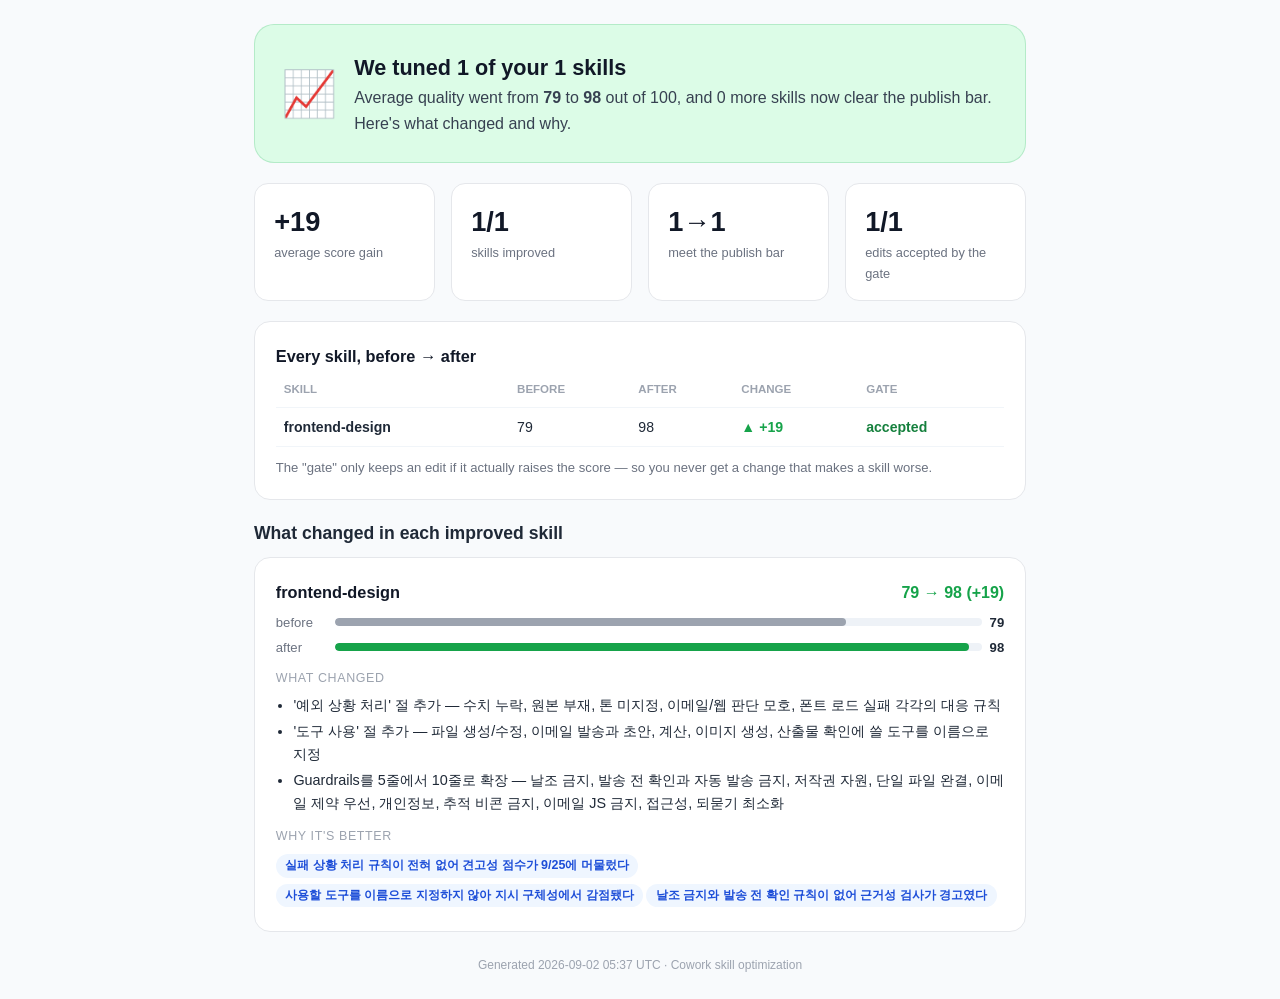
<file: assets/artifacts/skill/optimization-report.html>
<!DOCTYPE html><html lang="en"><head><meta charset="UTF-8">
<meta name="viewport" content="width=device-width, initial-scale=1.0">
<title>Optimization report</title>
<style>
 *{margin:0;padding:0;box-sizing:border-box}
 body{font-family:-apple-system,BlinkMacSystemFont,'Segoe UI',Roboto,sans-serif;background:#f8fafc;color:#1f2937;line-height:1.6;padding:1.5rem;max-width:820px;margin:0 auto}
 .hero{background:#dcfce7;border:1px solid #16a34a33;border-radius:20px;padding:1.6rem;display:flex;gap:1.1rem;align-items:center;margin-bottom:1.25rem}
 .hero .e{font-size:2.8rem} .hero h1{font-size:1.35rem;color:#111827} .hero p{color:#374151}
 .kpis{display:flex;gap:1rem;margin-bottom:1.25rem;flex-wrap:wrap}
 .kpi{flex:1;min-width:150px;background:#fff;border:1px solid #e5e7eb;border-radius:14px;padding:1rem 1.2rem}
 .kpi .v{font-size:1.7rem;font-weight:800;color:#111827} .kpi .l{font-size:.8rem;color:#6b7280}
 .card{background:#fff;border:1px solid #e5e7eb;border-radius:16px;padding:1.3rem;margin-bottom:1rem}
 .card h3{font-size:1.02rem;color:#111827;margin-bottom:.2rem}
 .delta{font-weight:800} .up{color:#16a34a} .flat{color:#6b7280}
 .mini{display:flex;align-items:center;gap:.5rem;margin:.25rem 0;font-size:.82rem}
 .mini .lab{width:3.2rem;color:#6b7280} .mini .t{flex:1;height:8px;background:#eef2f7;border-radius:5px;overflow:hidden}
 .mini .f{height:100%;border-radius:5px}
 .lab2{font-size:.78rem;text-transform:uppercase;letter-spacing:.05em;color:#9ca3af;margin:.7rem 0 .3rem}
 ul{margin-left:1.1rem;font-size:.9rem} li{margin-bottom:.2rem}
 .why span{display:inline-block;background:#eff6ff;color:#1d4ed8;border-radius:999px;padding:.12rem .6rem;font-size:.78rem;margin:.15rem .2rem .15rem 0;font-weight:600}
 table{width:100%;border-collapse:collapse;font-size:.88rem}
 th,td{text-align:left;padding:.5rem;border-bottom:1px solid #f1f5f9} th{font-size:.72rem;text-transform:uppercase;color:#9ca3af}
 .gate-acc{color:#15803d;font-weight:700} .gate-rej{color:#6b7280;font-weight:700}
 .footer{text-align:center;color:#9ca3af;font-size:.75rem;margin-top:1.5rem}
 details summary{cursor:pointer;font-weight:600;color:#374151}
</style></head><body>
<div class="hero"><div class="e">📈</div><div>
<h1>We tuned 1 of your 1 skills</h1>
<p>Average quality went from <b>79</b> to <b>98</b> out of 100, and 0 more skills now clear the publish bar. Here's what changed and why.</p>
</div></div>
<div class="kpis">
 <div class="kpi"><div class="v up">+19</div><div class="l">average score gain</div></div>
 <div class="kpi"><div class="v">1/1</div><div class="l">skills improved</div></div>
 <div class="kpi"><div class="v">1→1</div><div class="l">meet the publish bar</div></div>
 <div class="kpi"><div class="v">1/1</div><div class="l">edits accepted by the gate</div></div>
</div>

<div class="card"><h3>Every skill, before → after</h3>
<table><tr><th>Skill</th><th>Before</th><th>After</th><th>Change</th><th>Gate</th></tr><tr><td><strong>frontend-design</strong></td><td>79</td><td>98</td><td class='delta up'>▲ +19</td><td><span class="gate-acc">accepted</span></td></tr></table>
<p style="font-size:.82rem;color:#6b7280;margin-top:.6rem">The "gate" only keeps an edit if it actually raises the score — so you never get a change that makes a skill worse.</p>
</div>

<h2 style="font-size:1.1rem;margin:1.2rem 0 .6rem">What changed in each improved skill</h2>
<div class="card">
 <div style="display:flex;justify-content:space-between;align-items:baseline">
   <h3>frontend-design</h3>
   <span class="delta up">79 → 98  (+19)</span>
 </div>
 <div class="mini"><span class="lab">before</span><div class="t"><div class="f" style="width:79%;background:#9ca3af"></div></div><b>79</b></div><div class="mini"><span class="lab">after</span><div class="t"><div class="f" style="width:98%;background:#16a34a"></div></div><b>98</b></div>
 <div class="lab2">What changed</div><ul><li>&#x27;예외 상황 처리&#x27; 절 추가 — 수치 누락, 원본 부재, 톤 미지정, 이메일/웹 판단 모호, 폰트 로드 실패 각각의 대응 규칙</li><li>&#x27;도구 사용&#x27; 절 추가 — 파일 생성/수정, 이메일 발송과 초안, 계산, 이미지 생성, 산출물 확인에 쓸 도구를 이름으로 지정</li><li>Guardrails를 5줄에서 10줄로 확장 — 날조 금지, 발송 전 확인과 자동 발송 금지, 저작권 자원, 단일 파일 완결, 이메일 제약 우선, 개인정보, 추적 비콘 금지, 이메일 JS 금지, 접근성, 되묻기 최소화</li></ul>
 <div class="lab2">Why it's better</div><div class="why"><span>실패 상황 처리 규칙이 전혀 없어 견고성 점수가 9/25에 머물렀다</span><span>사용할 도구를 이름으로 지정하지 않아 지시 구체성에서 감점됐다</span><span>날조 금지와 발송 전 확인 규칙이 없어 근거성 검사가 경고였다</span></div>
 
</div>

<div class="footer">Generated 2026-09-02 05:37 UTC · Cowork skill optimization</div>
</body></html>
</file>
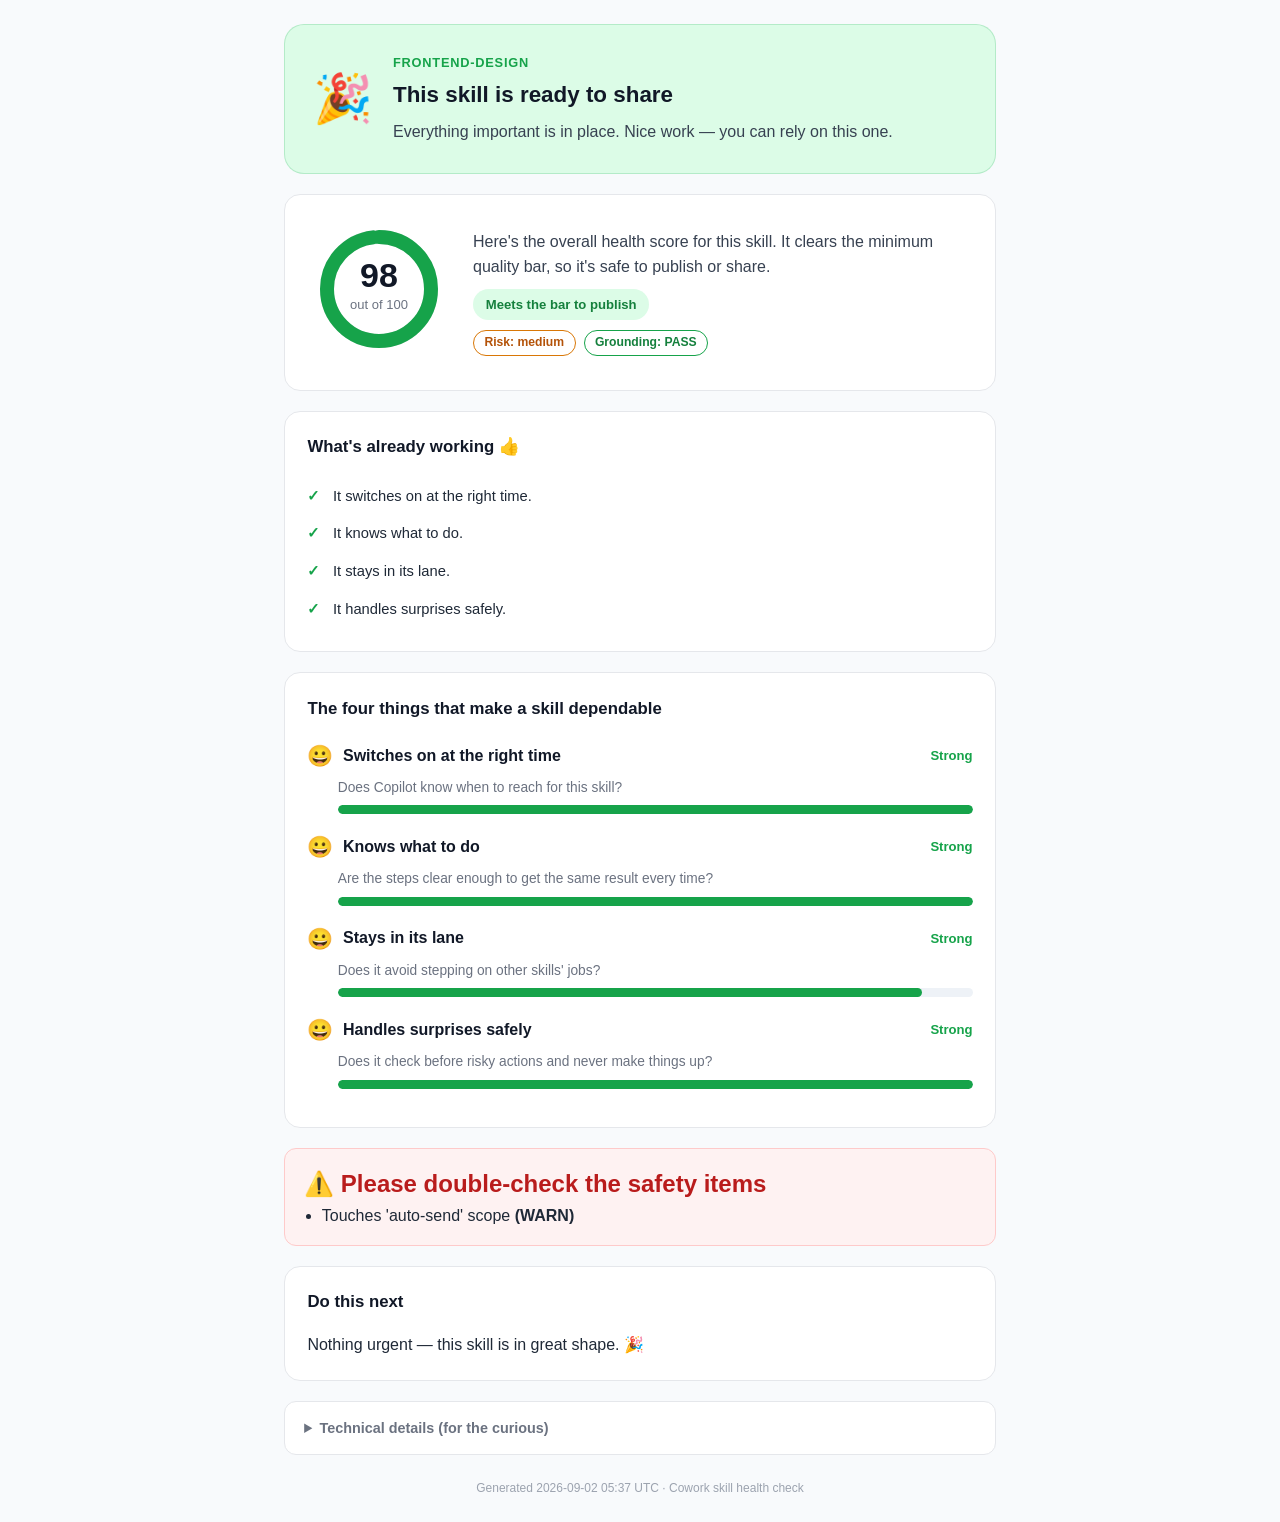
<file: assets/artifacts/skill/skill-quality-report.html>
<!DOCTYPE html><html lang="en"><head><meta charset="UTF-8">
<meta name="viewport" content="width=device-width, initial-scale=1.0">
<title>How healthy is your "frontend-design" skill?</title>
<style>
  * { margin:0; padding:0; box-sizing:border-box; }
  body { font-family:-apple-system,BlinkMacSystemFont,'Segoe UI',Roboto,sans-serif;
    background:#f8fafc; color:#1f2937; line-height:1.6; padding:1.5rem;
    max-width:760px; margin:0 auto; }
  .hero { background:#dcfce7; border:1px solid #16a34a33; border-radius:20px;
    padding:1.75rem; display:flex; gap:1.25rem; align-items:center; margin-bottom:1.25rem; }
  .hero .emoji { font-size:3rem; line-height:1; }
  .hero h1 { font-size:1.4rem; color:#111827; margin-bottom:.35rem; }
  .hero p { color:#374151; font-size:1rem; }
  .hero .skill { font-size:.8rem; text-transform:uppercase; letter-spacing:.06em;
    color:#16a34a; font-weight:700; margin-bottom:.25rem; }
  .scorewrap { display:flex; gap:1.5rem; align-items:center; background:#fff;
    border:1px solid #e5e7eb; border-radius:16px; padding:1.5rem; margin-bottom:1.25rem; }
  .scorewrap .ring { flex:0 0 auto; }
  .scorewrap .verdict { flex:1; }
  .badge { display:inline-block; padding:.3rem .8rem; border-radius:999px;
    font-weight:700; font-size:.82rem; }
  .badge.pass { background:#dcfce7; color:#15803d; }
  .badge.fail { background:#fee2e2; color:#b91c1c; }
  .chips { margin-top:.6rem; display:flex; gap:.5rem; flex-wrap:wrap; }
  .chip { display:inline-block; padding:.15rem .65rem; border-radius:999px;
    font-size:.76rem; font-weight:700; border:1px solid #d1d5db; color:#4b5563; }
  .chip.good { border-color:#16a34a; color:#15803d; }
  .chip.warn { border-color:#d97706; color:#b45309; }
  .chip.bad { border-color:#dc2626; color:#b91c1c; }
  .card { background:#fff; border:1px solid #e5e7eb; border-radius:16px;
    padding:1.4rem; margin-bottom:1.25rem; }
  .card h2 { font-size:1.05rem; color:#111827; margin-bottom:1rem; }
  .dim { margin-bottom:1rem; }
  .dim .row { display:flex; align-items:center; gap:.6rem; margin-bottom:.3rem; }
  .dim .face { font-size:1.3rem; }
  .dim .name { font-weight:600; color:#111827; }
  .dim .word { margin-left:auto; font-weight:700; font-size:.82rem; }
  .dim .desc { font-size:.86rem; color:#6b7280; margin-left:1.9rem; }
  .track { height:9px; background:#eef2f7; border-radius:6px; overflow:hidden; margin:.4rem 0 0 1.9rem; }
  .fill { height:100%; border-radius:6px; }
  .actions { list-style:none; }
  .actions li { display:flex; gap:.75rem; padding:.85rem 1rem; margin-bottom:.6rem;
    background:#f8fafc; border:1px solid #eef2f7; border-radius:12px; align-items:flex-start; }
  .actions li .n { flex:0 0 auto; width:1.6rem; height:1.6rem; border-radius:50%;
    background:#16a34a; color:#fff; font-weight:700; font-size:.85rem; display:flex;
    align-items:center; justify-content:center; }
  .wins { list-style:none; }
  .wins li { padding:.45rem 0 .45rem 1.6rem; position:relative; font-size:.92rem; }
  .wins li:before { content:"✓"; position:absolute; left:0; color:#16a34a; font-weight:800; }
  .safety { background:#fef2f2; border:1px solid #fecaca; border-radius:12px;
    padding:1rem 1.2rem; margin-bottom:1.25rem; }
  .safety h2 { color:#b91c1c; }
  details { background:#fff; border:1px solid #e5e7eb; border-radius:12px; padding:.9rem 1.2rem; }
  details summary { cursor:pointer; font-weight:600; color:#6b7280; font-size:.9rem; }
  table { width:100%; border-collapse:collapse; font-size:.82rem; margin-top:.8rem; }
  th,td { text-align:left; padding:.4rem .5rem; border-bottom:1px solid #f1f5f9; }
  th { color:#9ca3af; font-weight:600; text-transform:uppercase; font-size:.7rem; }
  .ok { color:#16a34a; font-weight:700; } .no { color:#dc2626; font-weight:700; }
  .mid { color:#d97706; font-weight:700; }
  .footer { text-align:center; color:#9ca3af; font-size:.75rem; margin-top:1.5rem; }
</style></head><body>

<div class="hero">
  <div class="emoji">🎉</div>
  <div>
    <div class="skill">frontend-design</div>
    <h1>This skill is ready to share</h1>
    <p>Everything important is in place. Nice work — you can rely on this one.</p>
  </div>
</div>

<div class="scorewrap">
  <div class="ring"><svg width="140" height="140" viewBox="0 0 140 140" role="img" aria-label="Overall score 98 of 100">
  <circle cx="70" cy="70" r="52" fill="none" stroke="#e5e7eb" stroke-width="14"/>
  <circle cx="70" cy="70" r="52" fill="none" stroke="#16a34a" stroke-width="14"
    stroke-linecap="round" stroke-dasharray="320.2 326.7"
    transform="rotate(-90 70 70)"/>
  <text x="70" y="68" text-anchor="middle" font-size="34" font-weight="800" fill="#111827">98</text>
  <text x="70" y="90" text-anchor="middle" font-size="13" fill="#6b7280">out of 100</text>
</svg></div>
  <div class="verdict">
    <p style="margin-bottom:.6rem;color:#374151">Here's the overall health score for this skill. It clears the minimum quality bar, so it's safe to publish or share.</p>
    <span class="badge pass">Meets the bar to publish</span>
    <div class="chips"><span class="chip warn">Risk: medium</span><span class="chip good">Grounding: PASS</span></div>
  </div>
</div>

<div class="card"><h2>What's already working 👍</h2><ul class="wins"><li>It switches on at the right time.</li><li>It knows what to do.</li><li>It stays in its lane.</li><li>It handles surprises safely.</li></ul></div>

<div class="card">
  <h2>The four things that make a skill dependable</h2>
  <div class="dim">
  <div class="row"><span class="face">😀</span>
    <span class="name">Switches on at the right time</span>
    <span class="word" style="color:#16a34a">Strong</span></div>
  <div class="desc">Does Copilot know when to reach for this skill?</div>
  <div class="track"><div class="fill" style="width:100%;background:#16a34a"></div></div>
</div><div class="dim">
  <div class="row"><span class="face">😀</span>
    <span class="name">Knows what to do</span>
    <span class="word" style="color:#16a34a">Strong</span></div>
  <div class="desc">Are the steps clear enough to get the same result every time?</div>
  <div class="track"><div class="fill" style="width:100%;background:#16a34a"></div></div>
</div><div class="dim">
  <div class="row"><span class="face">😀</span>
    <span class="name">Stays in its lane</span>
    <span class="word" style="color:#16a34a">Strong</span></div>
  <div class="desc">Does it avoid stepping on other skills' jobs?</div>
  <div class="track"><div class="fill" style="width:92%;background:#16a34a"></div></div>
</div><div class="dim">
  <div class="row"><span class="face">😀</span>
    <span class="name">Handles surprises safely</span>
    <span class="word" style="color:#16a34a">Strong</span></div>
  <div class="desc">Does it check before risky actions and never make things up?</div>
  <div class="track"><div class="fill" style="width:100%;background:#16a34a"></div></div>
</div>
</div>

<div class="safety"><h2>⚠️ Please double-check the safety items</h2><ul style="margin-left:1.1rem"><li>Touches &#x27;auto-send&#x27; scope <strong>(WARN)</strong></li></ul></div>

<div class="card">
  <h2>Do this next</h2>
  <p>Nothing urgent — this skill is in great shape. 🎉</p>
</div>

<details>
  <summary>Technical details (for the curious)</summary>
  <p><strong>Score:</strong> 98/100 · <strong>Publish bar:</strong> 70</p><p><strong>Risk factors:</strong> takes actions (autonomy / blast radius)</p><p><strong>Grounding:</strong> instructs grounding / no-fabrication</p><table><tr><th>Dimension</th><th>Score</th></tr><tr><td>Switches on at the right time</td><td>25/25</td></tr><tr><td>Knows what to do</td><td>25/25</td></tr><tr><td>Stays in its lane</td><td>23/25</td></tr><tr><td>Handles surprises safely</td><td>25/25</td></tr></table>
</details>

<div class="footer">Generated 2026-09-02 05:37 UTC · Cowork skill health check</div>
</body></html>
</file>
<file: assets/style.css>
:root{
  --bg:#fff;
  --side:#f7f7f7;
  --panel:#fafafa;
  --surface:#fff;
  --line:#e6e6e6;
  --line-soft:#efefef;
  --ink:#1a1a1a;
  --ink-2:#3d3d3d;
  --ink-3:#6b6b6b;
  --ink-4:#9b9b9b;
  --accent:#0f6cbd;
  --accent-soft:#eff6fc;
  --accent-2:#4f52b2;
  --ok:#0e7a5f;
  --bubble:#f4f4f4;
  --hover:#ececec;
  --sidew:300px;
  --panelw:308px;
}
*{box-sizing:border-box}
html,body{height:100%}
body{
  margin:0;background:var(--bg);color:var(--ink);
  font-family:"Segoe UI","Malgun Gothic","맑은 고딕",system-ui,sans-serif;
  font-size:15px;line-height:1.6;letter-spacing:-0.01em;
  word-break:keep-all;overflow-wrap:anywhere;
  -webkit-font-smoothing:antialiased;
}
button{font:inherit;color:inherit}
svg{display:block}
::-webkit-scrollbar{width:9px;height:9px}
::-webkit-scrollbar-thumb{background:#cdcdcd;border-radius:5px;border:2px solid transparent;background-clip:content-box}
::-webkit-scrollbar-thumb:hover{background:#adadad;background-clip:content-box}
::-webkit-scrollbar-track{background:transparent}

.app{display:grid;grid-template-columns:var(--sidew) 1fr;height:100vh;overflow:hidden}
.app.panel-open{grid-template-columns:var(--sidew) 1fr var(--panelw)}

/* ───────── 사이드바 ───────── */
.side{background:var(--side);display:flex;flex-direction:column;min-height:0}
.side-top{display:flex;align-items:center;padding:15px 16px 12px}
.brand{font-size:21px;font-weight:600;letter-spacing:-0.025em}
.side-icons{margin-left:auto;display:flex;gap:1px}
.ib{
  width:31px;height:31px;border:0;background:transparent;border-radius:6px;
  cursor:pointer;color:var(--ink-2);display:grid;place-items:center;
}
.ib:hover{background:var(--hover)}

.seg{display:flex;margin:0 12px 14px;background:#ececec;border-radius:999px;padding:3px}
.seg button{
  flex:1;border:0;background:transparent;padding:7px 10px;border-radius:999px;
  font-size:14.5px;font-weight:500;color:var(--ink-2);cursor:pointer;
}
.seg button[aria-selected=true]{background:#fff;color:var(--ink);box-shadow:0 1px 3px rgba(0,0,0,.09)}

.nav{padding:0 10px}
.nav button{
  width:100%;display:flex;align-items:center;gap:11px;padding:8px 10px;
  border:0;background:transparent;border-radius:8px;cursor:pointer;
  font-size:15px;color:var(--ink);text-align:left;
}
.nav button:hover{background:var(--hover)}
.nav button.newtask{background:#ececec;font-weight:600;margin-bottom:3px}
.nav button.newtask:hover{background:#e3e3e3}
.nav .ic{width:22px;display:grid;place-items:center;flex:none;color:var(--ink-2)}
.nav button.newtask .ic{color:var(--ink)}

.chats{flex:1;min-height:0;overflow-y:auto;padding:14px 10px 8px}
.chats button{
  width:100%;display:flex;align-items:center;gap:8px;padding:7px 10px;
  border:0;background:transparent;border-radius:8px;cursor:pointer;
  font-size:15px;color:var(--ink);text-align:left;line-height:1.4;
}
.chats button:hover{background:var(--hover)}
.chats button.dim{color:var(--ink-4)}
.chats button.on{background:var(--hover);font-weight:600}
.chats .lbl{overflow:hidden;text-overflow:ellipsis;white-space:nowrap;flex:1;min-width:0}
.chats .rt{flex:none;color:var(--ink-4);display:grid;place-items:center}

.me{display:flex;align-items:center;gap:10px;padding:12px 14px;border-top:1px solid #ececec}
.av{
  width:33px;height:33px;border-radius:50%;flex:none;
  background:linear-gradient(140deg,#7a5ea8,#4a6fa5);
  display:grid;place-items:center;color:#fff;font-size:12px;font-weight:700;
}
.me .nm{font-size:14px;line-height:1.3}
.me .nm b{font-weight:600}
.me .sub{font-size:12px;color:var(--ink-3)}
.me .tag{
  display:inline-block;background:#e0e0e0;color:var(--ink-2);font-size:11px;
  font-weight:700;border-radius:4px;padding:1px 6px;margin-right:6px;
}
.me .gear{margin-left:auto}

/* ───────── 가운데 ───────── */
.main{display:flex;flex-direction:column;min-width:0;min-height:0;background:var(--surface)}
.mtop{display:flex;align-items:center;gap:10px;padding:14px 20px;flex:none}
.mtop.bordered{border-bottom:1px solid var(--line)}
.home{
  width:34px;height:34px;border:1px solid var(--line);background:var(--surface);
  border-radius:8px;cursor:pointer;display:grid;place-items:center;color:var(--ink-2);flex:none;
}
.home:hover{background:#f5f5f5}
.tb-title{min-width:0;flex:1}
.tb-title h1{margin:0;font-size:15.5px;font-weight:600;letter-spacing:-0.015em;
  overflow:hidden;text-overflow:ellipsis;white-space:nowrap}
.tb-title .sub{font-size:12.5px;color:var(--ink-3);margin-top:1px}
.mtop .right{margin-left:auto;display:flex;align-items:center;gap:6px;flex:none}
.shield{color:#107c41}

/* ───────── 홈 ───────── */
.home-wrap{flex:1;overflow-y:auto;padding:0 24px 64px}
.home-in{max-width:1000px;margin:0 auto}
.hero-q{text-align:center;font-size:31px;font-weight:600;letter-spacing:-0.03em;margin:80px 0 34px}
.inputbox{
  max-width:980px;margin:0 auto;border:1px solid #dcdcdc;border-radius:14px;
  padding:16px 18px 12px;background:var(--surface);
}
.inputbox .ph{color:var(--ink-4);font-size:16px;padding:2px 2px 16px}
.inputbox .crow{display:flex;align-items:center;gap:6px}
.pill{
  display:inline-flex;align-items:center;gap:6px;border:0;
  background:transparent;border-radius:8px;padding:6px 10px;font-size:14.5px;
  color:var(--ink-2);cursor:pointer;
}
.pill:hover{background:#f2f2f2}
.pill[aria-expanded=true]{background:#ececec}
.pill select{border:0;background:transparent;font:inherit;color:inherit;cursor:pointer;outline:none}

/* 팝오버 메뉴 */
.pop-wrap{position:relative;display:inline-flex}
.pop{
  position:absolute;bottom:calc(100% + 10px);left:0;z-index:60;
  min-width:408px;white-space:nowrap;
  background:var(--surface);border:1px solid #e0e0e0;border-radius:14px;
  box-shadow:0 8px 28px rgba(0,0,0,.14),0 2px 6px rgba(0,0,0,.06);
  padding:8px;display:none;
}
.pop.eff{min-width:272px;padding:14px 16px;white-space:normal}
.pop.eff .eh{font-size:14px;font-weight:600;color:var(--ink);margin-bottom:13px}
.pop.eff .erow{display:flex;justify-content:space-between;font-size:12.5px;color:var(--ink-2);margin-bottom:2px}
.pop.eff input{width:100%;accent-color:#1a1a1a;margin:0}
.pop.eff .enote{margin-top:13px;padding-top:12px;border-top:1px solid var(--line);
  font-size:12.5px;line-height:1.6;color:var(--ink-3)}
.pop.up{bottom:auto;top:calc(100% + 10px)}
.pop.on{display:block}
.pop .sep{height:1px;background:var(--line-soft);margin:7px 10px}
.mi{
  width:100%;display:flex;align-items:center;gap:14px;padding:11px 12px;
  border:0;background:transparent;border-radius:9px;cursor:pointer;text-align:left;
}
.mi:hover{background:#f4f4f4}
.mi .mic-ic{flex:none;color:var(--ink-2);display:grid;place-items:center;width:22px}
.mi .mtx{min-width:0;flex:1}
.mi .mt{font-size:15px;font-weight:600;letter-spacing:-0.015em;line-height:1.35;display:block}
.mi .ms{font-size:12.5px;color:var(--ink-3);margin-top:1px;display:block}
.mi .kb{
  flex:none;background:#f0f0f0;border-radius:6px;padding:4px 9px;
  font-size:12px;color:var(--ink-2);white-space:nowrap;
}
.mi .tickmark{flex:none;color:var(--accent);width:18px;display:grid;place-items:center}
.pop.narrow{min-width:300px}
.pop.narrow .mi{padding:9px 12px;gap:10px}
.pop.narrow .mt{font-size:14.5px}
.inputbox .spacer{flex:1}
.disc{text-align:center;font-size:13px;color:var(--ink-3);margin:12px auto 40px;max-width:980px}
.disc a{color:var(--ink-2)}
.tipline{
  display:flex;align-items:center;justify-content:center;gap:6px;
  font-size:13px;color:var(--ink-3);margin:12px auto 40px;max-width:980px;
}
.tipline .ti{display:grid;place-items:center;color:var(--ink-4)}
.tipline kbd{
  font:inherit;background:#f0f0f0;border-radius:5px;padding:2px 7px;
  color:var(--ink-2);font-variant-numeric:tabular-nums;
}

.sec-h{display:flex;align-items:baseline;max-width:980px;margin:0 auto 12px;font-size:15px;font-weight:600}
.sec-h .more{margin-left:auto;font-size:13.5px;color:var(--ink-3);font-weight:400;cursor:pointer}
.sec-h .more:hover{color:var(--ink);text-decoration:underline}

.resume{
  max-width:980px;margin:0 auto 40px;border:1px solid var(--line);border-radius:12px;
  background:var(--surface);overflow:hidden;
}
.ritem{
  width:100%;display:flex;align-items:center;gap:14px;padding:17px 20px;
  border:0;background:transparent;cursor:pointer;text-align:left;
  border-bottom:1px solid var(--line-soft);
}
.resume .ritem:last-child{border-bottom:0}
.ritem:hover{background:#fafafa}
.rico{flex:none;color:var(--ink-3);display:grid;place-items:center}
.rbody{min-width:0;flex:1}
.rtitle{font-size:15px;font-weight:600;letter-spacing:-0.01em;overflow:hidden;text-overflow:ellipsis;white-space:nowrap;display:block}
.rsub{font-size:13.5px;color:var(--ink-3);margin-top:2px;overflow:hidden;text-overflow:ellipsis;white-space:nowrap;display:block}
.rcost{
  display:inline-block;margin-right:8px;padding:1px 8px;border-radius:999px;
  background:#eef3fb;color:#2b6cb0;font-size:12px;font-weight:600;
  font-variant-numeric:tabular-nums;vertical-align:1px;
}
.rcost.none{background:#f2f2f2;color:var(--ink-4);font-weight:400}
.rchips{display:flex;align-items:center;gap:7px;flex:none}
.chipf{
  display:inline-flex;align-items:center;gap:7px;border:1px solid var(--line);
  background:var(--surface);border-radius:7px;padding:6px 11px;font-size:13px;
  color:var(--ink-2);max-width:230px;
}
.chipf .fi{width:17px;height:17px;border-radius:3px;display:grid;place-items:center;font-size:9px;font-weight:800;color:#fff;flex:none}
.chipf .fi.w{background:#185abd}
.chipf .fi.p{background:#c43e1c}
.chipf .fi.f{background:#c4314b}
.chipf .fi.x{background:#107c41}
.chipf .fi.h{background:#eef3fb;color:#2b6cb0}
.chipf .fi.m{background:#eef3fb;color:#0f6cbd}
.chipf .fi.t{background:#f0f0f0;color:#5a5a5a}
.chipf .nm{overflow:hidden;text-overflow:ellipsis;white-space:nowrap}
.plus{border:1px solid var(--line);border-radius:7px;padding:6px 10px;font-size:13px;color:var(--ink-2);background:var(--surface)}

.tiles{display:grid;grid-template-columns:repeat(3,1fr);gap:16px;max-width:980px;margin:0 auto}
.tile{border:1px solid var(--line);background:var(--surface);border-radius:12px;padding:22px;cursor:pointer;text-align:left}
.tile:hover{background:#fafafa;border-color:#d4d4d4}
.tile .art{margin-bottom:16px}
.tile .tl{font-size:16px;font-weight:600;letter-spacing:-0.015em}
.tile .ts{font-size:13px;color:var(--ink-3);margin-top:4px}

/* ───────── 재생 화면 ───────── */
.ctrl{display:flex;align-items:center;gap:9px;padding:11px 20px;border-bottom:1px solid var(--line);flex:none;flex-wrap:wrap}
.btn{
  display:inline-flex;align-items:center;gap:7px;border:1px solid var(--line);
  background:var(--surface);border-radius:8px;padding:7px 14px;font-size:13.5px;
  font-weight:600;cursor:pointer;color:var(--ink-2);white-space:nowrap;
}
.btn:hover{background:#f5f5f5}
.btn.primary{background:var(--accent);border-color:var(--accent);color:#fff}
.btn.primary:hover{background:#115ea3}
.speed{display:flex;align-items:center;gap:8px;font-size:13px;color:var(--ink-3);margin-left:4px}
.speed input{width:132px;accent-color:var(--accent)}
.speed .v{font-variant-numeric:tabular-nums;font-weight:600;color:var(--ink-2);min-width:38px}
.prog{flex:1;min-width:80px;height:5px;background:#e6e6e6;border-radius:3px;overflow:hidden;cursor:pointer}
.prog:hover{background:#dcdcdc}
.prog i{display:block;height:100%;background:var(--accent);width:0;transition:width .2s}
.count{font-size:12.5px;color:var(--ink-3);font-variant-numeric:tabular-nums;min-width:52px;text-align:right}

.notice{display:flex;gap:10px;padding:11px 20px;background:var(--accent-soft);border-bottom:1px solid #dceaf7;font-size:13px;color:var(--ink-2);flex:none}
.notice .ic{color:var(--accent);flex:none}
.notice .keys{display:block;margin-top:3px;font-size:12px;color:var(--ink-3)}

/* ───────── 대화 영역 ─────────
   실제 Cowork 화면 구조를 따른다.
   어시스턴트 메시지에는 아바타가 없고, 도구 호출은 테두리 없이 한 줄로 흐른다. */
.stream{flex:1;min-height:0;overflow-y:auto;padding:22px 0 30px}
.wrap{max-width:900px;margin:0 auto;padding:0 30px}
.daysep{
  text-align:center;font-size:12.5px;color:var(--ink-3);margin:4px 0 18px;
  position:relative;
}
.daysep span{background:var(--surface);padding:0 12px;position:relative;z-index:1}
.daysep::before{
  content:"";position:absolute;left:0;right:0;top:50%;height:1px;background:var(--line-soft);
}

.turn{margin-bottom:22px;animation:in .2s ease-out}
@keyframes in{from{opacity:0;transform:translateY(5px)}to{opacity:1;transform:none}}

/* 사용자 프롬프트 */
.uwrap{display:flex;justify-content:flex-end;margin-bottom:26px}
.ubox{max-width:74%;min-width:340px}
.ubub{
  background:var(--bubble);border-radius:12px;padding:16px 20px 10px;
  font-size:14.5px;line-height:1.7;white-space:pre-wrap;
}
.ubub .fold{
  display:block;width:100%;text-align:center;border:0;background:transparent;
  color:var(--ink-3);font-size:12.5px;cursor:pointer;padding:10px 0 2px;
}
.ubub .fold:hover{color:var(--ink)}
.umeta{
  display:flex;align-items:center;justify-content:flex-end;gap:10px;
  margin-top:7px;font-size:11.5px;color:var(--ink-3);
}
.umeta button{border:0;background:transparent;cursor:pointer;color:var(--ink-3);
  display:grid;place-items:center;padding:2px;border-radius:4px}
.umeta button:hover{background:#f2f2f2;color:var(--ink)}
.umeta .num{font-variant-numeric:tabular-nums}

/* 프롬프트에 붙은 첨부 파일 */
.uatt{display:flex;flex-wrap:wrap;gap:7px;justify-content:flex-end;margin-bottom:8px}

/* 진행 중 되묻기 — 질문 카드와 사용자가 고른 답 */
.askwrap{margin:14px 0;border:1px solid var(--line);border-radius:12px;
  background:#fbfbfd;padding:15px 17px}
.askwrap .asay{margin:0 0 12px}
.asks{display:flex;flex-direction:column;gap:13px}
.askq{display:flex;gap:11px}
.askq .qn{width:19px;height:19px;border-radius:50%;background:#e6e6ea;color:var(--ink-2);
  font-size:11px;font-weight:700;display:grid;place-items:center;flex:none;margin-top:2px}
.askq .qb{min-width:0}
.askq .qt{font-size:14px;line-height:1.65;color:var(--ink)}
.askq .qo{display:flex;flex-wrap:wrap;gap:6px;margin-top:7px}
.askq .opt{display:inline-flex;align-items:center;gap:5px;border:1px solid var(--line);
  border-radius:999px;padding:4px 11px;font-size:12.5px;color:var(--ink-3);background:var(--surface)}
.askq .opt.on{border-color:#5b5fc7;color:#3b3d99;background:#f2f2fb;font-weight:600}
.askq .opt .oc{display:grid;place-items:center;color:#5b5fc7}
.askmeta{margin-top:13px;padding-top:11px;border-top:1px solid var(--line);
  font-size:12px;color:var(--ink-3)}

/* 메일 발송 승인 카드 — 실제 화면의 편집 가능한 초안을 그대로 옮겼다 */
.mailcard{margin:14px 0;border:1px solid var(--line);border-radius:12px;
  background:var(--surface);padding:17px 20px 15px}
.mhead{display:flex;align-items:center;gap:9px}
.mhead .mico{display:grid;place-items:center;flex:none}
.mailcard .mtitle{font-size:15px;font-weight:600;letter-spacing:-0.015em}
.mailcard .mdraft{margin-left:auto;font-size:13px;color:var(--ink-2)}
.mrow{display:flex;align-items:center;gap:10px;padding:11px 0;
  border-bottom:1px solid var(--line);font-size:13.5px}
.mrow:first-of-type{margin-top:12px}
.mrow .mk{width:70px;flex:none;color:var(--ink-2)}
.mrow .mv{min-width:0;color:var(--ink)}
.mrow .mempty{display:inline-block;min-width:120px;height:20px}
.mailcard.nosend .mb.send{background:#e6e6e6;border-color:#e6e6e6;color:#a6a6a6;cursor:default}
.mailcard.nosend .mb.send .cv{border-left-color:rgba(0,0,0,.12)}
.mrow .msub{font-weight:400}
.mrow .pill-p{display:inline-flex;align-items:center;gap:7px;background:#f0f0f0;
  border-radius:999px;padding:3px 9px 3px 4px;font-size:13px}
.mrow .av{width:20px;height:20px;border-radius:50%;background:#c8a2c8;color:#fff;
  font-size:10px;font-weight:700;display:grid;place-items:center;flex:none}
.rmx{display:grid;place-items:center;color:var(--ink-3);cursor:pointer}
.rmx svg{width:12px;height:12px}
.mcc{margin-left:auto;display:flex;gap:14px;flex:none}
.mcc button{border:0;background:transparent;color:var(--ink-2);font-size:13.5px;cursor:pointer}
.mtb{display:flex;align-items:center;gap:4px;padding:9px 0;color:var(--ink-2)}
.mtb button{border:0;background:transparent;cursor:pointer;color:var(--ink-2);
  width:28px;height:28px;display:grid;place-items:center;border-radius:5px;font-size:14px}
.mtb button:hover{background:#f2f2f2}
.mtb .msep{width:1px;height:17px;background:var(--line);margin:0 5px}
.mailcard .mbody{font-size:13.5px;line-height:1.75;color:var(--ink)}
.mailcard .mbody p{margin:0 0 11px}
.mailcard .mbody p:last-child{margin:0}
.mailcard .mbody strong{font-weight:700}
.mailcard .mbody h4{font-size:14.5px;font-weight:700;margin:18px 0 9px}
.mailcard .mbody ul{margin:0 0 11px;padding-left:20px}
.mailcard .mbody li{margin-bottom:5px}
.mbody li .sub,.asay li .sub{color:var(--ink-2)}
.mailcard .mbody table{border-collapse:collapse;margin:9px 0 13px;font-size:12.5px}
.mailcard .mbody th,.mailcard .mbody td{border:1px solid #bfbfbf;padding:5px 10px;text-align:left}
.mailcard .mbody th{font-weight:700}
.mailcard .mbody td{font-variant-numeric:tabular-nums}
.matt{margin-top:6px;display:flex;flex-wrap:wrap;gap:9px}
.attc{display:inline-flex;align-items:center;gap:10px;border:1px solid var(--line);
  border-radius:8px;padding:9px 12px;background:var(--surface)}
.attc .fi{width:22px;height:22px;border-radius:4px;display:grid;place-items:center;
  font-size:10px;font-weight:800;color:#fff;flex:none}
.attc .fi.x{background:#107c41}
.attc .fi.m{background:#eef3fb;color:#0f6cbd}
.attc .fi.t{background:#f0f0f0;color:#5a5a5a}
.attc .an{display:flex;flex-direction:column;line-height:1.35}
.attc .a1{font-size:13.5px;color:var(--ink)}
.attc .a2{font-size:11.5px;color:var(--ink-3)}
.mbtns{display:flex;gap:9px;justify-content:flex-end;margin-top:16px}
.mb{border:1px solid var(--line);background:var(--surface);border-radius:6px;
  padding:8px 20px;font-size:13.5px;cursor:pointer;color:var(--ink)}
.mb.send{background:#1a1a1a;border-color:#1a1a1a;color:#fff;font-weight:600;
  display:inline-flex;align-items:center;gap:8px;padding-right:10px}
.mb.send .cv{display:grid;place-items:center;padding-left:6px;
  border-left:1px solid rgba(255,255,255,.28);margin-left:2px}
.mnote{margin-top:13px;display:flex;align-items:center;gap:6px;justify-content:center;
  font-size:12.5px;color:var(--ink-3)}
.mnote .ni{display:grid;place-items:center}
.mnote .ni svg{width:14px;height:14px}

/* 도구 실행 승인 카드 — 메일 카드와 뼈대를 공유한다 */
.mailcard.confirm{padding:17px 20px 15px}
.krows{margin-top:14px}
.krow{display:flex;align-items:center;gap:12px;padding:11px 2px;
  border-bottom:1px solid var(--line);font-size:13.5px}
.krow .kk{color:var(--ink-2)}
.krow .kv{margin-left:auto;color:var(--ink);text-align:right;
  font-variant-numeric:tabular-nums}
.cfoot{display:flex;align-items:center;gap:14px;margin-top:15px;flex-wrap:wrap}
.cfoot .cnote{font-size:13px;color:var(--ink-2)}
.cfoot .mbtns{margin-left:auto;margin-top:0;display:flex;gap:9px}

/* 예약된 작업 */
.schrow{display:flex;align-items:flex-start;gap:9px;padding:8px 0 4px}
.schrow .si{flex:none;color:var(--ink-3);display:grid;place-items:center;margin-top:1px}
.schrow .sx{min-width:0;flex:1}
.schrow .sn{display:block;font-size:13px;color:var(--ink);font-weight:500}
.schrow .sw{display:block;font-size:11.5px;color:var(--ink-3);margin-top:2px;
  overflow:hidden;text-overflow:ellipsis;white-space:nowrap}
.schrow .sm{border:0;background:transparent;color:var(--ink-3);cursor:pointer;
  padding:2px;border-radius:4px;flex:none}
.schrow .sm:hover{background:#eaeaea}
.allow{list-style:none;margin:0;padding:0}
.allow li{display:flex;align-items:center;gap:9px;padding:6px 0;font-size:12.5px;color:var(--ink-2)}
.allow .ai{flex:none;color:#3f8f4a;display:grid;place-items:center}

/* 설치 화면 — 대화 밖 설정 화면을 같은 톤으로 다시 그린다 */
.stage{margin:14px 0 18px}
.sgcap{display:flex;align-items:baseline;gap:9px;font-size:13px;color:var(--ink-2);margin-bottom:8px}
.sgcap .sgn2{flex:none;width:20px;height:20px;border-radius:50%;background:#1a1a1a;color:#fff;
  font-size:11px;font-weight:700;display:grid;place-items:center;transform:translateY(2px)}
.sgframe{display:flex;border:1px solid var(--line);border-radius:10px;overflow:hidden;
  background:#fff;min-height:238px}
.sgside{flex:none;width:150px;background:#f6f6f6;border-right:1px solid var(--line);padding:11px 9px}
.sgbrand{font-size:13px;font-weight:700;padding:0 6px 9px}
.sgside.od{background:#f3f7fb;border-right-color:#e2e9f0}
.sgside.od .sgbrand{color:#0f6cbd}
.sgseg{display:flex;background:#e9e9e9;border-radius:99px;padding:2px;margin-bottom:11px;font-size:10.5px}
.sgseg span{flex:1;text-align:center;padding:4px 0;border-radius:99px;color:var(--ink-2)}
.sgseg span.on{background:#fff;color:var(--ink);font-weight:600}
.sgnav{font-size:11.5px;color:var(--ink-2);padding:6px 8px;border-radius:6px}
.sgnav.on{background:#e6e6e6;color:var(--ink);font-weight:600}
.sgnav.hl,.sgtab.hl,.sgact.hl,.sgrow.hl,.sgmi.hl{outline:2px solid #d13438;outline-offset:1px;border-radius:6px}
.sgmain{flex:1;min-width:0;padding:16px 20px;position:relative}
.sghead{display:flex;align-items:center;justify-content:space-between;gap:12px}
.sghead h3{margin:0;font-size:17px;font-weight:600;letter-spacing:-.01em}
.sgact{display:inline-flex;align-items:center;gap:3px;border:1px solid var(--line);background:#fff;
  border-radius:99px;padding:4px 10px;font:inherit;font-size:11.5px;color:var(--ink);cursor:default}
.sgtabs{display:flex;gap:6px;margin:11px 0 9px}
.sgtab{font-size:11.5px;padding:4px 11px;border-radius:99px;color:var(--ink-2)}
.sgtab.on{background:#1a1a1a;color:#fff;font-weight:600}
.sgdesc{margin:0 0 12px;font-size:11.5px;color:var(--ink-2)}
.sgsec{margin-bottom:13px}
.sgh{font-size:13px;font-weight:600;margin-bottom:2px}
.sgd{font-size:11px;color:var(--ink-3);margin-bottom:7px}
.sglist{display:flex;flex-direction:column;gap:5px}
.sgrow{display:flex;align-items:center;gap:9px;border:1px solid var(--line);border-radius:8px;
  padding:8px 11px;background:#fafafa}
.sgi{flex:none;width:22px;height:22px;border-radius:5px;background:#eceaf6;color:#5b5fc7;
  display:grid;place-items:center}
.sgi.folder{background:#fdf3d8;color:#a97d20}
.sgi.file{background:#e7f0fb;color:#2b6cb0}
.sgi.zip{background:#eee;color:var(--ink-2)}
.sgx{min-width:0;flex:1}
.sgn{display:block;font-size:12px;font-weight:600}
.sgs{display:block;font-size:10.5px;color:var(--ink-3);margin-top:1px;
  overflow:hidden;text-overflow:ellipsis;white-space:nowrap}
.sgm{flex:none;font-size:10.5px;color:var(--ink-3)}
.sgc{flex:none;color:var(--ink-3);display:grid;place-items:center}
.sgcrumb{display:flex;align-items:center;gap:6px;font-size:12px;color:var(--ink-2);margin-bottom:11px}
.sgcrumb span{color:var(--ink-3)}
.sgbody{margin-top:11px;font-size:11.5px;color:var(--ink-2);line-height:1.65;
  border:1px solid var(--line);border-radius:8px;padding:12px 14px;max-height:250px;overflow:hidden}
.sgbody p{margin:0 0 7px}
.sgbody ul{margin:0 0 7px;padding-left:17px}
.sgbody table{width:100%;border-collapse:collapse;font-size:11px}
.sgbody th,.sgbody td{border:1px solid var(--line);padding:4px 7px;text-align:left}
.sgbody th{background:#f4f4f4;font-weight:600}
.sgmenu{position:absolute;top:44px;right:20px;background:#fff;border:1px solid var(--line);
  border-radius:8px;box-shadow:0 8px 22px rgba(0,0,0,.13);padding:4px;min-width:128px}
.sgmi{font-size:11.5px;padding:6px 10px;border-radius:6px;color:var(--ink)}
.sgmask{position:absolute;inset:0;background:rgba(255,255,255,.72);display:grid;place-items:center}
.sgmodal{width:82%;max-width:390px;background:#fff;border:1px solid var(--line);border-radius:10px;
  box-shadow:0 14px 36px rgba(0,0,0,.16);padding:15px 17px}
.sgmh{display:flex;align-items:center;justify-content:space-between;font-size:14px;font-weight:600;
  margin-bottom:12px}
.sgmh .sgx2{color:var(--ink-2);border:1px solid var(--line);border-radius:50%;width:22px;height:22px;
  display:grid;place-items:center}
.sgdrop{border:1px dashed #c9c9c9;border-radius:8px;padding:17px 12px;text-align:center;
  font-size:11.5px;color:var(--ink-2)}
.sgdrop .up{display:block;color:var(--ink-2);margin-bottom:5px}
.sgdrop small{display:block;margin-top:4px;font-size:10.5px;color:var(--ink-3)}
.sgpick{display:flex;align-items:center;gap:8px;margin-top:11px;border:1px solid var(--line);
  border-radius:8px;padding:7px 10px;font-size:11.5px}
.sgopen{margin-left:auto;border:0;background:#1a1a1a;color:#fff;border-radius:6px;
  padding:4px 12px;font:inherit;font-size:11px}
.sgmn{margin-top:11px;font-size:11px;color:var(--ink-3)}
.sgnote{margin-top:8px;font-size:11.5px;color:var(--ink-3);line-height:1.6}

/* 모델별 결과 전환 */
.varybox{border:1px solid var(--line);border-radius:10px;overflow:hidden;background:#fff}
.vhead{display:flex;align-items:center;flex-wrap:wrap;gap:7px;padding:9px 14px;
  background:#fafafa;border-bottom:1px solid var(--line)}
.vmdl{font-size:12.5px;font-weight:700}
.veff{font-size:11px;color:var(--ink-2);background:#eef1f6;border-radius:99px;padding:2px 9px}
.vpill{font-size:11px;color:var(--ink-2);background:#fff;border:1px solid var(--line);
  border-radius:99px;padding:2px 9px}
.varybox .asay{padding:14px 16px}
.vnone2{color:var(--ink-3);font-size:13px;line-height:1.7}

/* 모델 선택기로 눈을 끄는 안내 */
.pickhint{display:flex;align-items:center;gap:6px;margin-top:6px;font-size:12px;
  color:#0f5a9c;font-weight:500}
.pickhint svg{flex:none}
.pop-wrap.ring>.pill{box-shadow:0 0 0 2px #0f6cbd;border-color:transparent}
@media (prefers-reduced-motion:no-preference){
  .pop-wrap.ring>.pill{animation:ringPulse 2.4s ease-in-out 3}
}
@keyframes ringPulse{
  0%,100%{box-shadow:0 0 0 2px #0f6cbd}
  50%{box-shadow:0 0 0 5px rgba(15,108,189,.22)}
}

/* 회차 묶음 탭 — 계정이나 모델이 다른 실행을 한 창에서 오간다 */
.gtabs{display:flex;align-items:center;flex-wrap:wrap;gap:7px;
  padding:9px 22px 11px;border-bottom:1px solid var(--line);background:#fff}
.gt-l{font-size:11.5px;color:var(--ink-3);margin-right:2px}
.gt{display:inline-flex;align-items:center;gap:7px;border:1px solid var(--line);
  background:var(--surface);border-radius:99px;padding:5px 13px;font:inherit;
  font-size:12.5px;color:var(--ink-2);cursor:pointer}
.gt:hover{background:#f0f0f0}
.gt.on{background:#1a1a1a;border-color:#1a1a1a;color:#fff;font-weight:600}
.gc{font-size:11px;color:var(--ink-3);background:#fff;border-radius:99px;padding:1px 7px}
.gt.on .gc{background:rgba(255,255,255,.16);color:#fff}
.gc.none{font-size:10.5px}

/* 되풀이 작업 카드 */
.mailcard.sched .mrow .mk{width:96px}
.selv{display:inline-flex;align-items:center;gap:4px;margin-right:10px;
  padding:3px 8px;border-radius:6px;background:#f2f2f2;font-size:13.5px;color:var(--ink)}
.sdesc{margin-top:14px;font-size:13.5px;line-height:1.75;color:var(--ink-2)}
.sdesc .sk{font-size:12.5px;color:var(--ink-3);margin-bottom:6px}
.once{display:inline-flex;align-items:center;gap:7px;margin-right:auto;
  font-size:13.5px;color:var(--ink-2);cursor:pointer}
.once input{accent-color:#1a1a1a;width:15px;height:15px}
.mailcard.sched .cfoot .mbtns{width:100%;margin-left:0}

/* 사용자 지정 */
.sk-lead{font-size:14px;line-height:1.75;color:var(--ink-2);margin:18px 0 26px}
.sk-h2{font-size:19px;font-weight:600;letter-spacing:-0.02em;margin:0 0 5px}
.sk-h2.gap{margin-top:34px}
.sk-sub{font-size:13.5px;color:var(--ink-3);margin-bottom:14px}
.sk-list{display:flex;flex-direction:column;gap:9px}
.sk-row{display:flex;align-items:center;gap:14px;width:100%;padding:15px 18px;
  border:0;border-radius:12px;background:#f5f5f5;text-align:left;cursor:pointer}
.sk-row[data-s]:hover{background:#ededed}
.sk-row.plug{cursor:default}
.sk-ico{flex:none;width:38px;height:38px;border-radius:9px;background:#e6e6e6;
  display:grid;place-items:center;color:var(--ink-2);font-size:11px;font-weight:800}
.sk-ico.sk-p{background:#c94a2b;color:#fff}
.sk-ico.sk-w{background:#1b5ebe;color:#fff}
.sk-ico.sk-x{background:#107c41;color:#fff}
.sk-ico.sk-f{background:#b3261e;color:#fff;font-size:9px}
.sk-ico.sk-plug{background:#e8e4f5;color:#5b5fc7}
.sk-tx{flex:1;min-width:0}
.sk-nm{display:block;font-size:15px;font-weight:600;letter-spacing:-0.01em}
.sk-ds{display:block;font-size:13px;color:var(--ink-3);margin-top:3px;
  white-space:nowrap;overflow:hidden;text-overflow:ellipsis}
.sk-ar{flex:none;display:grid;place-items:center;color:var(--ink-3);
  transform:rotate(-90deg)}
.sk-row .au-tg{margin-right:4px}
.sk-note{margin-top:22px;padding:13px 15px;background:#f7f7f7;border-radius:10px;
  font-size:13px;line-height:1.7;color:var(--ink-2)}

.sk-top{display:flex;align-items:center;gap:12px;padding-top:6px}
.sk-top .au-back{flex:1;padding-top:14px}
.sk-share{flex:none;border-radius:999px;padding:7px 18px;margin-top:10px}
.sk-head{display:flex;align-items:center;gap:14px;margin:12px 0 16px}
.sk-head .sk-ico{width:46px;height:46px;border-radius:11px}
.sk-head h1{font-size:27px;font-weight:600;letter-spacing:-0.025em}
.sk-own{display:block;font-size:13px;color:var(--ink-3);margin-top:2px}
.sk-desc{font-size:14px;line-height:1.8;color:var(--ink-2);
  padding-bottom:22px;border-bottom:1px solid var(--line-soft)}

.sk-bh{display:flex;align-items:center;margin:22px 0 10px}
.sk-bh .k{font-size:15px;font-weight:600;flex:1}
.sk-acts{display:flex;gap:4px;position:relative}
.sk-a{position:relative}
.sk-a.on{background:#ececec}
.sk-a::after{content:attr(data-tip);position:absolute;right:0;top:calc(100% + 7px);
  white-space:nowrap;background:#1a1a1a;color:#fff;font-size:12px;font-weight:400;
  padding:7px 11px;border-radius:7px;opacity:0;pointer-events:none;
  transition:opacity .12s;z-index:20}
.sk-a:hover::after,.sk-a:focus-visible::after{opacity:1}
.sk-menu{margin:0 0 12px;margin-left:auto;width:max-content;max-width:100%;
  border:1px solid var(--line);border-radius:10px;background:var(--surface);
  padding:11px 14px;box-shadow:0 4px 14px rgba(0,0,0,.10)}
.sk-mi{display:flex;align-items:center;gap:9px;font-size:13.5px;font-weight:600}
.sk-mi svg{color:var(--ink-3)}
.sk-mp{margin-top:5px;padding-left:24px;font-size:12.5px;color:var(--ink-3)}

.sk-body{border:1px solid var(--line);border-radius:12px;background:var(--surface);
  padding:20px 24px 24px;font-size:13.5px;line-height:1.85;color:var(--ink);
  max-height:520px;overflow-y:auto}
.sk-body h1,.sk-body h2{font-size:16px;font-weight:700;margin:22px 0 9px;
  letter-spacing:-0.015em}
.sk-body h1:first-child,.sk-body h2:first-child{margin-top:0}
.sk-body h3,.sk-body h4{font-size:14.5px;font-weight:700;margin:18px 0 7px}
.sk-body p{margin:0 0 11px}
.sk-body ul,.sk-body ol{margin:0 0 12px;padding-left:22px}
.sk-body li{margin-bottom:5px}
.sk-body table{border-collapse:collapse;margin:10px 0 15px;font-size:12.5px;width:100%}
.sk-body th,.sk-body td{border:1px solid var(--line);padding:7px 11px;
  text-align:left;vertical-align:top}
.sk-body th{background:#fafafa;font-weight:700}
.sk-body code{background:#f2f2f2;border-radius:4px;padding:1px 5px;font-size:12.5px}

.sk-files{margin-top:26px}
.sk-flist{display:flex;flex-wrap:wrap;gap:9px;margin-bottom:14px}
.sk-f{display:inline-flex;align-items:center;gap:9px;border:1px solid var(--line);
  border-radius:9px;padding:8px 13px;background:var(--surface)}
.sk-f .sz{font-size:11.5px;color:var(--ink-4);font-variant-numeric:tabular-nums}
.sk-loc{display:flex;align-items:center;gap:10px;padding:13px 15px;
  background:#f7f7f7;border-radius:10px;font-size:13px;color:var(--ink-2)}
.sk-loc svg{flex:none;color:var(--ink-3)}
.sk-loc .p{flex:1;min-width:0}
.sk-loc b{display:block;font-size:12px;color:var(--ink-3);font-weight:600}
.sk-loc .when{flex:none;font-size:12.5px;color:var(--ink-4)}

@media (max-width:860px){
  .sk-loc{flex-wrap:wrap}
}

/* Copilot Chat */
.ch-in{max-width:820px;margin:0 auto;padding-top:6px}
.ch-lead{font-size:14px;line-height:1.8;color:var(--ink-2);margin:14px 0 20px}
.ch-lead p{margin:0}
.ch-skill{display:flex;align-items:center;gap:14px;width:100%;padding:13px 16px;
  border:1px solid var(--line);border-radius:12px;background:var(--surface);
  text-align:left;cursor:pointer;margin-bottom:22px}
.ch-skill:hover{background:#fafafa}
.ch-list{margin-bottom:22px}
.ch-row{display:flex;align-items:center;gap:14px;width:100%;padding:15px 18px;
  border:0;border-radius:12px;background:#f5f5f5;text-align:left;cursor:pointer}
.ch-row:hover{background:#ededed}
.ch-v{flex:none;min-width:96px;padding:5px 11px;border-radius:999px;
  background:#eef3fb;color:#0f5a9c;font-size:12.5px;font-weight:700;
  text-align:center;letter-spacing:-0.01em}
.ch-v.here{background:#ececec;color:var(--ink-2)}
.ch-q{display:block;font-size:14.5px;font-weight:600;letter-spacing:-0.01em}
.ch-w{display:block;font-size:12.5px;color:var(--ink-3);margin-top:3px;
  white-space:nowrap;overflow:hidden;text-overflow:ellipsis}
.ch-note{padding:14px 16px;background:#f7f7f7;border-radius:10px;
  font-size:13px;line-height:1.75;color:var(--ink-2)}
.ch-note p{margin:0}

.ch-day{text-align:center;font-size:12.5px;color:var(--ink-4);margin:16px 0 14px}
.ch-ask{display:flex;flex-direction:column;align-items:flex-end;gap:5px}
.ch-ask .ubub{max-width:80%}
.ch-t{font-size:12px;color:var(--ink-4)}
.ch-t.end{margin-top:18px}
.ch-think{font-size:12.5px;color:var(--ink-4);margin:18px 0 10px}

.ch-verdict{display:flex;align-items:baseline;gap:8px;flex-wrap:wrap;
  padding:15px 18px;border-radius:12px;background:#eef3fb;
  border-left:3px solid #0f6cbd;margin-bottom:16px}
.ch-verdict.here{background:#f2f2f2;border-left-color:#8a8a8a}
.ch-verdict .ar{color:#0f6cbd;font-weight:700;flex:none}
.ch-verdict.here .ar{color:var(--ink-3)}
.ch-verdict b{font-size:15.5px;letter-spacing:-0.015em;flex:none}
.ch-verdict .wy{font-size:13.5px;line-height:1.7;color:var(--ink-2);flex:1;
  min-width:220px}

.ch-body{font-size:14px;line-height:1.85;color:var(--ink)}
.ch-body p{margin:0 0 11px}
.ch-body ul{margin:0 0 12px;padding-left:22px}
.ch-body li{margin-bottom:4px}
.ch-body code{background:#f2f2f2;border-radius:4px;padding:1px 5px;font-size:13px}

.ch-draft{border:1px solid var(--line);border-radius:12px;overflow:hidden;
  margin:14px 0 16px;background:var(--surface)}
.ch-draft .dh{display:flex;align-items:center;padding:11px 15px;
  border-bottom:1px solid var(--line-soft);font-size:12.5px;font-weight:700;
  color:var(--ink-2);background:#fafafa}
.ch-draft .dcopy{margin-left:auto;padding:5px 13px;font-size:12px}
.ch-draft pre{margin:0;padding:15px 18px;font-size:12.5px;line-height:1.75;
  white-space:pre-wrap;word-break:break-word;color:var(--ink);
  max-height:420px;overflow-y:auto;
  font-family:ui-monospace,"Cascadia Mono",Consolas,"Malgun Gothic",monospace}
.ch-tail{font-size:13.5px;line-height:1.8;color:var(--ink-2)}
.ch-tail p{margin:0}

.ch-go{display:flex;align-items:center;gap:13px;width:100%;margin-top:18px;
  padding:15px 18px;border:1px solid var(--line);border-radius:12px;
  background:var(--surface);text-align:left;cursor:pointer}
.ch-go:hover{background:#fafafa}
.ch-go .ci{flex:none;width:34px;height:34px;border-radius:9px;background:#eef3fb;
  color:#0f6cbd;display:grid;place-items:center}
.ch-go .ct{flex:1;min-width:0}
.ch-go .ct b{display:block;font-size:14px;letter-spacing:-0.01em}
.ch-go .ct span{display:block;font-size:12.5px;color:var(--ink-3);margin-top:3px;
  line-height:1.6}
.ch-go .co{flex:none;color:var(--ink-3);display:grid;place-items:center}

@media (max-width:760px){
  .ch-v{min-width:0}
  .ch-verdict .wy{min-width:0}
}

/* 자동화 */
.au-wrap{flex:1;overflow-y:auto;padding:6px 24px 72px}
.au-in{max-width:940px;margin:0 auto}
.au-h{display:flex;align-items:center;gap:14px;margin:26px 0 20px}
.au-h h1{font-size:31px;font-weight:600;letter-spacing:-0.025em;flex:1;min-width:0}
.au-new{flex:none;border-radius:999px;padding:8px 16px}
.au-new .cv{display:grid;place-items:center;margin-left:1px}

.au-tabs{display:flex;gap:6px;margin-bottom:22px}
.au-t{border:0;background:transparent;border-radius:999px;padding:7px 18px;
  font-size:14px;font-weight:500;color:var(--ink-2);cursor:pointer}
.au-t.on{background:#1a1a1a;color:#fff;font-weight:600}

.au-grid{display:grid;grid-template-columns:1fr 1fr;gap:16px}
.au-card{display:flex;flex-direction:column;align-items:flex-start;gap:14px;
  border:1px solid var(--line);border-radius:12px;background:var(--surface);
  padding:20px 22px;cursor:pointer;text-align:left;min-height:120px}
.au-card:hover{background:#fafafa;border-color:#d6d6d6}
.au-nm{font-size:15.5px;font-weight:500;letter-spacing:-0.01em;line-height:1.45}
.au-cy{display:inline-flex;align-items:center;gap:8px;margin-top:auto;
  background:#f2f2f2;border-radius:7px;padding:7px 12px;
  font-size:13px;color:var(--ink-2);line-height:1.5}
.au-cy svg{flex:none;width:15px;height:15px}
.au-cy.off{color:var(--ink-3)}
.au-cy.big{background:transparent;padding:0;font-size:14.5px;color:var(--ink);gap:9px}
.au-cy.big .cv{display:grid;place-items:center;color:var(--ink-3)}
.au-note{margin-top:22px;font-size:13px;line-height:1.7;color:var(--ink-3)}

.au-back{display:inline-flex;align-items:center;gap:5px;border:0;background:transparent;
  color:var(--ink-3);font-size:13.5px;cursor:pointer;padding:20px 0 4px}
.au-back:hover{color:var(--ink)}
.au-back svg{transform:rotate(90deg)}
.au-dh{display:flex;align-items:center;gap:14px;margin:6px 0 18px}
.au-dh h1{font-size:27px;font-weight:600;letter-spacing:-0.025em;flex:1;min-width:0}
.au-acts{flex:none;display:flex;align-items:center;gap:9px}
.au-acts .btn{border-radius:999px;padding:8px 17px}
.au-acts .btn.primary{background:#1a1a1a;border-color:#1a1a1a}
.au-acts .btn.primary:hover{background:#333}

.au-state{display:flex;align-items:center;gap:12px;margin-bottom:26px}
.au-tg{width:38px;height:21px;border-radius:999px;background:#c9c9c9;flex:none;position:relative}
.au-tg.on{background:#1a1a1a}
.au-tg::after{content:"";position:absolute;top:3px;left:3px;width:15px;height:15px;
  border-radius:50%;background:#fff}
.au-tg.on::after{left:auto;right:3px}
.au-badge{background:#d9f2e2;color:#0b6b3a;border-radius:6px;padding:3px 10px;
  font-size:12.5px;font-weight:600}
.au-badge.off{background:#eee;color:var(--ink-3)}
.au-next{font-size:13.5px;color:var(--ink-2)}

.au-f{margin-bottom:26px}
.au-k{font-size:12.5px;color:var(--ink-3);margin-bottom:9px}
.au-ed{border:1px solid var(--line);border-radius:10px;background:var(--surface)}
.au-tb{display:flex;align-items:center;gap:4px;padding:9px 12px;
  border-bottom:1px solid var(--line-soft);color:var(--ink-2)}
.au-tb button{border:0;background:transparent;cursor:pointer;color:var(--ink-2);
  width:30px;height:30px;display:grid;place-items:center;border-radius:5px;font-size:14px}
.au-tb button:hover{background:#f2f2f2}
.au-body{padding:16px 18px 20px;font-size:13.5px;line-height:1.8;color:var(--ink)}

.au-radios{display:grid;grid-template-columns:1fr 1fr;gap:16px}
.au-r{display:flex;align-items:flex-start;gap:11px;cursor:pointer}
.au-r i{flex:none;width:16px;height:16px;border-radius:50%;border:1.5px solid #b4b4b4;
  margin-top:2px;position:relative}
.au-r.on i{border-color:#1a1a1a}
.au-r.on i::after{content:"";position:absolute;inset:3px;border-radius:50%;background:#1a1a1a}
.au-r span{font-size:13px;color:var(--ink-3);line-height:1.6}
.au-r b{display:block;font-size:14px;font-weight:500;color:var(--ink);margin-bottom:2px}

.au-paused{display:flex;gap:9px;margin-bottom:26px;padding:13px 15px;
  background:#f7f7f7;border-radius:10px;font-size:13px;line-height:1.7;color:var(--ink-2)}
.au-paused svg{flex:none;width:15px;height:15px;margin-top:3px;color:var(--ink-3)}

.au-runs{border-top:1px solid var(--line-soft)}
.au-run-row{padding:15px 14px;border-bottom:1px solid var(--line-soft);border-radius:8px}
.au-run-row.on{background:#f5f5f5}
.au-run-row .t{font-size:14px;font-weight:600;line-height:1.55;letter-spacing:-0.01em;
  white-space:nowrap;overflow:hidden;text-overflow:ellipsis}
.au-run-row .f{margin-top:8px}
.au-run-row .w{display:flex;align-items:center;gap:7px;margin-top:6px;
  font-size:12.5px;color:var(--ink-3)}
.au-run-row .w svg{flex:none;width:15px;height:15px;color:#107c41}
.au-run-row .w.warn svg{color:#b3261e}
.au-run-row .w.run svg{color:var(--accent)}
.au-run-row .w .nc{color:var(--ink-4)}
@media (prefers-reduced-motion:no-preference){
  .au-run-row .w.run svg{animation:auSpin 1.1s linear infinite}
}
@keyframes auSpin{to{transform:rotate(360deg)}}

/* 예약 카드에서 자동화로 건너가기 */
.schedwrap .mailcard{margin-bottom:0}
.au-jump{display:flex;align-items:center;gap:9px;width:100%;margin:9px 0 14px;
  padding:12px 15px;border:1px solid var(--line);border-radius:10px;
  background:var(--surface);cursor:pointer;text-align:left;
  font-size:13.5px;color:var(--ink-2)}
.au-jump:hover{background:#fafafa}
.au-jump>svg{flex:none;width:16px;height:16px;color:var(--ink-3)}
.au-jump .jt{flex:1;min-width:0;line-height:1.6}
.au-jump b{font-weight:600;color:var(--ink)}
.au-jump .ar{flex:none;display:grid;place-items:center;color:var(--ink-3)}

@media (max-width:860px){
  .au-grid,.au-radios{grid-template-columns:1fr}
}

/* Teams 채팅 카드 */
.mailcard.chat .mrow{border-bottom:1px solid var(--line)}

/* 세 실행이 나눠 갖는 비교표는 실행 안에서 한 줄로 접는다 */
.bench.slim{display:flex;align-items:center;gap:16px}
.bench.slim .lead{margin:0;flex:1;min-width:0}
.bench.slim .btn{flex:none}

/* 크레딧 모아보기 */
.mtop .btn.ghost{padding:6px 12px;font-size:13px;color:var(--ink-2)}
.mtop .btn.ghost svg{width:15px;height:15px;
  border:1.2px solid currentColor;border-radius:50%;padding:2px;box-sizing:content-box}

.cx-entry{
  display:flex;align-items:center;gap:14px;width:100%;max-width:980px;
  margin:0 auto 40px;padding:16px 20px;border:1px solid var(--line);
  border-radius:12px;background:var(--surface);cursor:pointer;text-align:left;
}
.cx-entry:hover{background:#fafafa}
.cx-entry .ci{flex:none;width:31px;height:31px;border-radius:50%;
  border:1.5px solid var(--ink-3);color:var(--ink-2);display:grid;place-items:center}
.cx-entry .ct{flex:1;min-width:0}
.cx-entry .ct b{display:block;font-size:15px;font-weight:600;letter-spacing:-0.01em}
.cx-entry .ct span{display:block;font-size:13.5px;color:var(--ink-3);margin-top:2px}
.cx-entry .co{flex:none;color:var(--ink-3);display:grid;place-items:center}

.cx-wrap{flex:1;overflow-y:auto;padding:22px 24px 72px}
.cx-in{max-width:940px;margin:0 auto}
.cx-lead{font-size:14px;line-height:1.75;color:var(--ink-2);margin-bottom:26px}

.cx-ax{margin-bottom:36px}
.cx-h{margin-bottom:14px}
.cx-tag{display:inline-block;padding:3px 11px;border-radius:999px;
  background:#eef3fb;color:#0f5a9c;font-size:12.5px;font-weight:600}
.cx-h p{margin:8px 0 0;font-size:13.5px;line-height:1.7;color:var(--ink-3)}
.cx-g{border:1px solid var(--line);border-radius:12px;background:#fafafa;
  padding:16px 18px;margin-top:12px}
.cx-gh{display:flex;align-items:center;gap:12px;margin-bottom:3px}
.cx-gh h3{margin:0;font-size:13.5px;font-weight:700;flex:1;min-width:0}
.cx-gos{flex:none;display:flex;gap:6px;flex-wrap:wrap;justify-content:flex-end}
.cx-gh .btn{flex:none;padding:5px 11px;font-size:12.5px}
.cx-g .lead{font-size:12.5px;color:var(--ink-3);margin-bottom:13px}
.cx-foot{margin-top:8px;padding-top:16px;border-top:1px solid var(--line-soft);
  font-size:12.5px;line-height:1.7;color:var(--ink-3)}

@media (max-width:760px){
  .bench.slim{flex-direction:column;align-items:flex-start;gap:11px}
}

/* 보낸 뒤 Teams에 도착한 화면 */
.mailwrap .mailcard{margin-bottom:0}
.mshot{margin:10px 0 14px;border:1px solid var(--line);border-radius:12px;
  background:var(--surface);padding:13px 14px 12px}
.mshot .msh{display:flex;align-items:center;gap:8px;font-size:13px;
  font-weight:600;color:var(--ink-2);margin-bottom:10px}
.mshot .msh svg{width:16px;height:16px}
.mshot img{display:block;width:100%;border:1px solid var(--line);border-radius:8px}
.mshot .msn{margin-top:9px;font-size:12.5px;color:var(--ink-3);line-height:1.6}

/* 기록이 끊긴 지점 */
.cutline{display:flex;align-items:center;gap:12px;margin:20px 0 6px;
  font-size:12px;color:var(--ink-3)}
.cutline::before,.cutline::after{content:"";flex:1;height:1px;
  background:repeating-linear-gradient(90deg,var(--line) 0 5px,transparent 5px 10px)}

/* 보내기를 누른 뒤 남는 줄 */
.approved{margin:14px 0}
.apr{display:flex;align-items:center;gap:8px;font-size:13.5px;color:var(--ink-2);
  padding:7px 12px;background:#f5f5f5;border-radius:7px;width:fit-content}
.apr .ti{display:grid;place-items:center;color:#107c41}
.apr .ar{display:grid;place-items:center;color:var(--ink-3);margin-left:2px}

/* 어시스턴트 본문 — 아바타 없음 */
.asay{font-size:14.5px;line-height:1.75;margin:10px 0}
.asay p{margin:0 0 11px}
.asay p:last-child{margin:0}
.asay strong{font-weight:600}
.asay code{background:#f2f2f2;border-radius:4px;padding:1px 5px;font-size:13px;
  font-family:Consolas,"Cascadia Mono",monospace}
.asay table{border-collapse:collapse;margin:12px 0;font-size:13px;width:100%}
.asay th,.asay td{border:1px solid var(--line);padding:7px 11px;text-align:left;vertical-align:top}
.asay th{background:#fafafa;font-weight:600;color:var(--ink-2)}
.asay td{font-variant-numeric:tabular-nums}
.asay h4{font-size:15px;font-weight:600;letter-spacing:-0.015em;margin:18px 0 8px}
.asay ul{margin:0 0 11px;padding-left:20px}
.asay li{margin-bottom:5px}

/* 사고 과정 — 테두리 없는 인라인 토글 */
.think{margin:12px 0}
.think>summary{
  list-style:none;cursor:pointer;font-size:12px;color:var(--ink-4);
  display:inline-flex;align-items:center;gap:7px;padding:2px 0;
}
.think>summary::-webkit-details-marker{display:none}
.think>summary .dot{width:5px;height:5px;border-radius:50%;background:#cfcfcf;flex:none}
.think>summary .ar{transition:transform .15s;display:grid;place-items:center;color:var(--ink-4)}
.think[open]>summary .ar{transform:rotate(90deg)}
.think .tbody{
  font-size:13.5px;color:var(--ink-2);line-height:1.75;margin-top:6px;
}

/* 도구 호출 한 줄 */
.tool{
  display:flex;align-items:center;gap:9px;padding:5px 0;font-size:13.5px;
  color:var(--ink-3);line-height:1.5;
}
.tool .ti{flex:none;color:var(--ink-4);display:grid;place-items:center}
.tool b{color:var(--ink);font-weight:600}
.tool.done .ti{color:#8bb99a}
.tool.failed .ti{color:#c1666b}
.tool.faded{opacity:.45}
.tool .ttag{margin-left:8px;border:1px solid var(--line);border-radius:999px;
  padding:2px 9px;font-size:11.5px;color:var(--ink-2);background:#f7f7f7;flex:none}
.tool .ttag.fail{border-color:#e8c2c8;color:#a8323f;background:#fdf3f4}

/* 도구 그룹 안에 낀 사고 과정 */
.think.inner{margin:2px 0}
.think.inner>summary{padding:3px 0}

/* 도구 그룹 */
.tgroup{margin:12px 0}
.tgroup>summary{
  list-style:none;cursor:pointer;font-size:13.5px;color:var(--ink-3);
  display:inline-flex;align-items:center;gap:7px;padding:3px 0;
}
.tgroup>summary::-webkit-details-marker{display:none}
.tgroup>summary .ar{transition:transform .15s;display:grid;place-items:center}
.tgroup[open]>summary .ar{transform:rotate(180deg)}
.tgroup .glist{padding-top:4px}
.tgroup .gmore{
  border:0;background:transparent;color:var(--ink-3);font-size:12.5px;
  cursor:pointer;padding:5px 0 0;
}
.tgroup .gmore:hover{color:var(--ink)}

/* 서브 에이전트 */
.agent{
  display:flex;align-items:center;gap:9px;padding:7px 0;font-size:14px;
  color:var(--ink);cursor:pointer;
}
.agent .sp{flex:none;color:var(--ink-3);display:grid;place-items:center}
.agent .ar{flex:none;color:var(--ink-4);display:grid;place-items:center}
.agent .st{font-size:12.5px;color:var(--ink-3)}
.spin{animation:sp 1.1s linear infinite;transform-origin:50% 50%}
@keyframes sp{to{transform:rotate(360deg)}}

/* 진행 상태 줄 */
.status{
  display:flex;align-items:center;gap:9px;margin:16px 0 4px;
  font-size:13px;color:var(--ink-3);
}
.status .hex{flex:none;color:#5b6dc4;display:grid;place-items:center}

/* 웹 검색 결과 블록 */
.websearch{margin:12px 0}
.websearch>summary{
  list-style:none;cursor:pointer;font-size:13.5px;color:var(--ink-3);
  display:inline-flex;align-items:center;gap:8px;padding:3px 0;
}
.websearch>summary::-webkit-details-marker{display:none}
.websearch>summary .ar{transition:transform .15s;display:grid;place-items:center}
.websearch[open]>summary .ar{transform:rotate(180deg)}
.wq{margin:10px 0 0}
.wq .q{
  display:flex;align-items:center;gap:8px;font-size:13.5px;color:var(--ink-3);
  padding:3px 0;
}
.wq .q b{color:var(--ink);font-weight:600}
.wq .urls{padding:2px 0 4px 23px}
.wq .urls a{
  display:block;font-size:12.5px;color:#5b6dc4;text-decoration:none;
  padding:2px 0;overflow:hidden;text-overflow:ellipsis;white-space:nowrap;
}
.wq .urls a:hover{text-decoration:underline}

/* 파일·메일·Teams 검색 */
.find{display:flex;align-items:center;gap:9px;padding:5px 0;font-size:13.5px;color:var(--ink-3);flex-wrap:wrap}
.find .ti{flex:none;color:var(--ink-4);display:grid;place-items:center}
.find b{color:var(--ink);font-weight:600}
.find .srcs{display:inline-flex;gap:5px;margin-left:2px}
.find .srcs span{
  border:1px solid var(--line);border-radius:5px;padding:1px 7px;
  font-size:11.5px;color:var(--ink-3);
}

/* 문서 편집 블록 — 테두리 없이 본문에 그대로 흐른다 */
.edits{margin:16px 0}
.edits>summary{
  list-style:none;cursor:pointer;padding:2px 0;font-size:15px;
  display:flex;align-items:center;gap:9px;
}
.edits>summary::-webkit-details-marker{display:none}
.edits .fwrap{position:relative;flex:none;display:grid;place-items:center}
.edits .fi{
  width:22px;height:22px;border-radius:4px;display:grid;place-items:center;
  font-size:11px;font-weight:800;color:#fff;background:#185abd;
}
.edits .fi.p{background:#c43e1c}
.edits .fi.f{background:#c4314b}
.edits .fi.x{background:#107c41}
.edits .fi.h{background:#eef3fb;color:#2b6cb0}
.edits .fi.m{background:#eef3fb;color:#0f6cbd}
.edits .fi.t{background:#f0f0f0;color:#5a5a5a}
.edits .badge-x{
  position:absolute;right:-3px;bottom:-3px;width:11px;height:11px;border-radius:50%;
  background:#c4314b;border:1.5px solid #fff;display:grid;place-items:center;
}
.edits .badge-x::after{content:"";width:1.5px;height:5px;background:#fff;border-radius:1px}
.edits>summary .en{color:var(--ink);font-weight:600;letter-spacing:-0.015em;
  overflow:hidden;text-overflow:ellipsis;white-space:nowrap}
.edits>summary .ec{color:var(--ink-2);font-size:14.5px;font-weight:400;flex:none}
.edits>summary .ar{flex:none;transition:transform .15s;display:grid;place-items:center;color:var(--ink-3)}
.edits[open]>summary .ar{transform:rotate(180deg)}
.elist{padding:8px 0 0 6px}

.eitem{display:flex;align-items:center;gap:10px;padding:4px 0;font-size:13.5px;min-width:0}
.eitem .ei{flex:none;color:var(--ink-3);display:grid;place-items:center;width:20px}
.eitem .ek{flex:none;color:var(--ink-2)}
.eitem .ev{
  background:#f2f2f2;border-radius:5px;padding:3px 9px;color:var(--ink-2);
  min-width:0;overflow:hidden;text-overflow:ellipsis;white-space:nowrap;
}
.eitem .en2{color:var(--ink-3)}
.eitem .cntb{
  background:#f2f2f2;border-radius:5px;padding:1px 8px;font-size:12px;
  color:var(--ink-2);font-variant-numeric:tabular-nums;flex:none;
}
.eitem .arw{flex:none;color:var(--ink-4);display:grid;place-items:center}

/* 같은 종류 편집이 여러 개면 하나로 묶여 접힌다 */
.egroup{margin:0}
.egroup>summary{list-style:none;cursor:pointer}
.egroup>summary::-webkit-details-marker{display:none}
.egroup>summary .arw{transition:transform .15s}
.egroup[open]>summary .arw{transform:rotate(90deg)}
.egroup .esub{padding-left:26px}

.emore{border:0;background:transparent;color:var(--ink-3);font-size:12.5px;cursor:pointer;padding:7px 0 0 6px}
.emore:hover{color:var(--ink)}




/* 산출물 카드 */
.filecards{display:flex;gap:12px;flex-wrap:wrap;margin-top:16px}
.fcard{
  display:flex;align-items:center;gap:12px;border:1px solid var(--line);
  background:var(--surface);border-radius:10px;padding:12px 15px;cursor:pointer;
  text-align:left;min-width:250px;
}
.fcard:hover{background:#fafafa;border-color:#d4d4d4}
.fico{width:34px;height:34px;border-radius:7px;display:grid;place-items:center;
  font-size:14px;font-weight:800;color:#fff;flex:none}
.fico.w{background:#185abd}
.fico.p{background:#c43e1c}
.fico.f{background:#c4314b}
.fico.x{background:#107c41}
.fico.h{background:#eef3fb;color:#2b6cb0}
.fico.m{background:#eef3fb;color:#0f6cbd}
.fcard .ftx{min-width:0;flex:1}
.fcard .fn{font-size:13.5px;font-weight:600;line-height:1.3;display:block}
.fcard .fk{font-size:12px;color:var(--ink-3);margin-top:2px;display:block}
.fcard .open{margin-left:auto;color:var(--ink-3);flex:none}

.react{display:flex;gap:4px;margin-top:14px;align-items:center}
.react button{width:30px;height:30px;border:0;background:transparent;border-radius:6px;
  cursor:pointer;color:var(--ink-3);display:grid;place-items:center}
.react button:hover{background:#f2f2f2;color:var(--ink)}
.react .src{font-size:13px;color:var(--ink-3);margin-left:8px}
.outnote{
  margin-top:14px;padding-top:12px;border-top:1px solid var(--line-soft);
  font-size:12.5px;color:var(--ink-4);text-align:center;
}

/* /cost */
.cost{
  border:1px solid var(--line);border-radius:12px;background:var(--surface);
  padding:16px 18px;display:flex;gap:14px;align-items:flex-start;margin-top:10px;
}
.cost .cic{width:31px;height:31px;border-radius:50%;border:1.5px solid var(--ink-3);
  display:grid;place-items:center;color:var(--ink-2);flex:none;margin-top:1px}
.cost .l1{font-size:15px;font-weight:600;letter-spacing:-0.015em}
.cost .l1 b{font-variant-numeric:tabular-nums;font-weight:700}
.cost .l2{font-size:13.5px;color:var(--ink-3);margin-top:4px}
.cost .l2 b{font-variant-numeric:tabular-nums;color:var(--ink-2);font-weight:600}

.bench{margin-top:14px;border:1px solid var(--line);border-radius:12px;
  background:#fafafa;padding:16px 18px}
.bench h4{margin:0 0 3px;font-size:13.5px;font-weight:700}
.bench .lead{font-size:12.5px;color:var(--ink-3);margin-bottom:13px}
.brow{display:grid;grid-template-columns:108px 1fr 98px;align-items:center;gap:12px;margin:7px 0}
.bnm{font-size:12.5px;font-weight:600;color:var(--ink-2)}
.bnm.self{color:var(--accent)}
.beff{
  display:block;font-size:11px;font-weight:400;color:var(--ink-4);margin-top:1px;
}
.bmeta{
  grid-column:1/-1;font-size:11.5px;color:var(--ink-4);
  margin:-2px 0 8px 120px;line-height:1.5;
}
.btrack{height:18px;background:#eaeaea;border-radius:4px;overflow:hidden}
.bfill{height:100%;border-radius:4px;background:#adadad;min-width:2px;transition:width .25s}
.bfill.self{background:var(--accent)}
.bval{font-size:13px;font-weight:700;text-align:right;font-variant-numeric:tabular-nums}
.bval small{display:block;font-weight:400;color:var(--ink-3);font-size:11px}
.bnote{margin-top:13px;padding-top:12px;border-top:1px solid var(--line-soft);
  font-size:12.5px;color:var(--ink-3)}
.bcond{
  margin-top:11px;padding:10px 12px;background:#f4f7fb;border:1px solid #dde6f2;
  border-radius:8px;font-size:12px;color:var(--ink-3);line-height:1.6;
}
.bcond b{color:var(--ink-2);font-weight:600}

.composer{border-top:1px solid var(--line);padding:14px 20px 16px;flex:none;background:var(--surface)}
.cbox{max-width:900px;margin:0 auto;border:1px solid #dcdcdc;border-radius:13px;padding:14px 16px 10px;background:var(--surface)}
.cbox .ph{color:var(--ink-4);font-size:15px;padding:2px 0 14px}
.cbox .crow{display:flex;align-items:center;gap:6px}
.cbox .spacer{flex:1}

/* 컴포저 오른쪽 묶음 — 실제 화면과 같은 순서와 모양 */
.micb{
  width:36px;height:36px;border-radius:50%;border:1px solid var(--line);
  background:var(--surface);color:var(--ink-2);cursor:pointer;
  display:grid;place-items:center;flex:none;
}
.micb:hover{background:#f5f5f5}
.rnd{
  width:36px;height:36px;border-radius:50%;border:0;background:#1a1a1a;color:#fff;
  cursor:pointer;display:grid;place-items:center;flex:none;
}
.rnd:hover{background:#333}
.rnd.stop{background:#1a1a1a}
.qbtn{
  display:inline-flex;align-items:center;gap:6px;border:0;
  background:#ededed;border-radius:999px;padding:8px 15px;font-size:13.5px;
  color:#9a9a9a;cursor:default;flex:none;
}
.qbtn svg{width:16px;height:16px}
.foot{text-align:center;font-size:12px;color:var(--ink-4);margin-top:11px}

/* ───────── 작업 영역 ───────── */
.panel{background:var(--panel);border-left:1px solid var(--line);display:flex;flex-direction:column;min-height:0;overflow-y:auto}
.app:not(.panel-open) .panel{display:none}
.p-top{display:flex;align-items:center;padding:15px 16px 10px}
.p-top h2{margin:0;font-size:15px;font-weight:600}
.p-top .x{margin-left:auto}
.p-act{
  margin:0 16px 12px;padding:10px 12px;background:#eff6fc;border:1px solid #dceaf7;
  border-radius:8px;font-size:12.5px;color:var(--ink-2);line-height:1.5;
}
.p-sec{padding:0 16px 18px}
.p-h{display:flex;align-items:center;gap:8px;padding:9px 0;font-size:13.5px;font-weight:600;color:var(--ink-2)}
.p-h .n{margin-left:auto;background:#e6e6e6;border-radius:9px;padding:1px 8px;font-size:11.5px;font-variant-numeric:tabular-nums;color:var(--ink-3);font-weight:700}
.p-h .acts{margin-left:auto;display:flex;gap:2px;align-items:center}
.p-h .acts button{
  width:26px;height:26px;border:0;background:transparent;border-radius:5px;
  cursor:pointer;color:var(--ink-3);display:grid;place-items:center;
}
.p-h .acts button:hover{background:#ececec;color:var(--ink)}
.steps{list-style:none;margin:2px 0 0;padding:0}
.steps li{display:flex;gap:9px;padding:6px 0;font-size:13px;line-height:1.45;position:relative}
.steps li:not(:last-child)::before{
  content:"";position:absolute;left:7px;top:22px;bottom:-6px;width:1px;background:#dcdcdc;
}
.steps li .mk{flex:none;margin-top:1px;color:#c9c9c9;display:grid;place-items:center;
  background:var(--panel);position:relative;z-index:1}
.steps li .sx{min-width:0}
.steps li .st{display:block;color:var(--ink-3)}
.steps li .ss{display:block;font-size:11.5px;color:var(--ink-4);margin-top:1px}
.steps li.done .mk{color:var(--ok)}
.steps li.done .st{color:var(--ink-2)}
.steps li.now .mk{color:var(--accent)}
.steps li.now .st{color:var(--ink);font-weight:600}
.steps li.now .ss{color:var(--accent)}
.tags{display:flex;flex-wrap:wrap;gap:7px;margin-top:4px}
.tag{
  display:inline-flex;align-items:center;gap:7px;border:1px solid var(--line);
  background:var(--surface);border-radius:8px;padding:6px 11px;font-size:13px;
  color:var(--ink-2);cursor:default;
}
.tag .tgi{flex:none;color:var(--ink-3);display:grid;place-items:center}
.tag.mng{border-radius:999px;cursor:pointer;padding:6px 13px}
.tag.mng:hover{background:#fafafa;border-color:#d4d4d4}
.outs{list-style:none;margin:2px 0 0;padding:0}
.outs li.outrow{padding:0;display:block}
.outs .outbtn{
  display:flex;align-items:center;gap:9px;width:100%;border:0;background:transparent;
  padding:7px 8px;margin:0 -8px;border-radius:6px;font-size:12.5px;color:var(--ink-2);
  cursor:pointer;text-align:left;font-family:inherit;
}
.outs .outbtn:hover{background:#eaeaea}
.outs .outbtn .oo{margin-left:auto;flex:none;color:var(--ink-4);opacity:0;display:grid;place-items:center}
.outs .outbtn:hover .oo{opacity:1}
.outs li{display:flex;align-items:center;gap:9px;padding:6px 0;font-size:12.5px;color:var(--ink-2)}
.outs .fi{width:18px;height:18px;border-radius:4px;display:grid;place-items:center;font-size:9px;font-weight:800;color:#fff;flex:none}
.outs .fi.w{background:#185abd}
.outs .fi.p{background:#c43e1c}
.outs .fi.f{background:#c4314b}
.outs .fi.x{background:#107c41}
.outs .fi.h{background:#eef3fb;color:#2b6cb0}
.outs .fi.m{background:#eef3fb;color:#0f6cbd}
.outs .fi.t{background:#f0f0f0;color:#5a5a5a}
.outs .nm{overflow:hidden;text-overflow:ellipsis;white-space:nowrap}

/* ───────── 뷰어 ───────── */
.viewer{position:fixed;inset:0;background:rgba(0,0,0,.62);z-index:100;display:none;place-items:center;padding:28px}
.viewer.on{display:grid}
.vbox{background:var(--surface);border-radius:12px;max-width:1060px;width:100%;max-height:100%;display:flex;flex-direction:column;overflow:hidden}
.vtop{display:flex;align-items:center;gap:12px;padding:14px 18px;border-bottom:1px solid var(--line)}
.vtop .vn{font-size:14.5px;font-weight:600;min-width:0;overflow:hidden;text-overflow:ellipsis;white-space:nowrap}
.vtop .vm{font-size:12.5px;color:var(--ink-3);flex:1;min-width:0;overflow:hidden;
  text-overflow:ellipsis;white-space:nowrap}
.vtop .btn{flex:none;padding:7px 13px;font-size:13px;text-decoration:none}
.vtop .btn[hidden]{display:none}
.vtop .vdl{gap:6px}
.vtop .vx{flex:none}
.vbody{overflow-y:auto;padding:18px;background:#f2f2f2;display:flex;flex-direction:column;gap:14px}
.vbody img{width:100%;border:1px solid var(--line);border-radius:7px;background:#fff;display:block}
.vnone{background:#fff;border:1px solid var(--line);border-radius:7px;padding:44px 22px;
  text-align:center;color:var(--ink-3);font-size:14px;display:flex;flex-direction:column;gap:14px}
.vnone a{color:#5b5fc7}

@media (max-width:1240px){
  .app,.app.panel-open{grid-template-columns:1fr}
  .side,.panel{display:none}
  .tiles{grid-template-columns:1fr}
}
</file>
